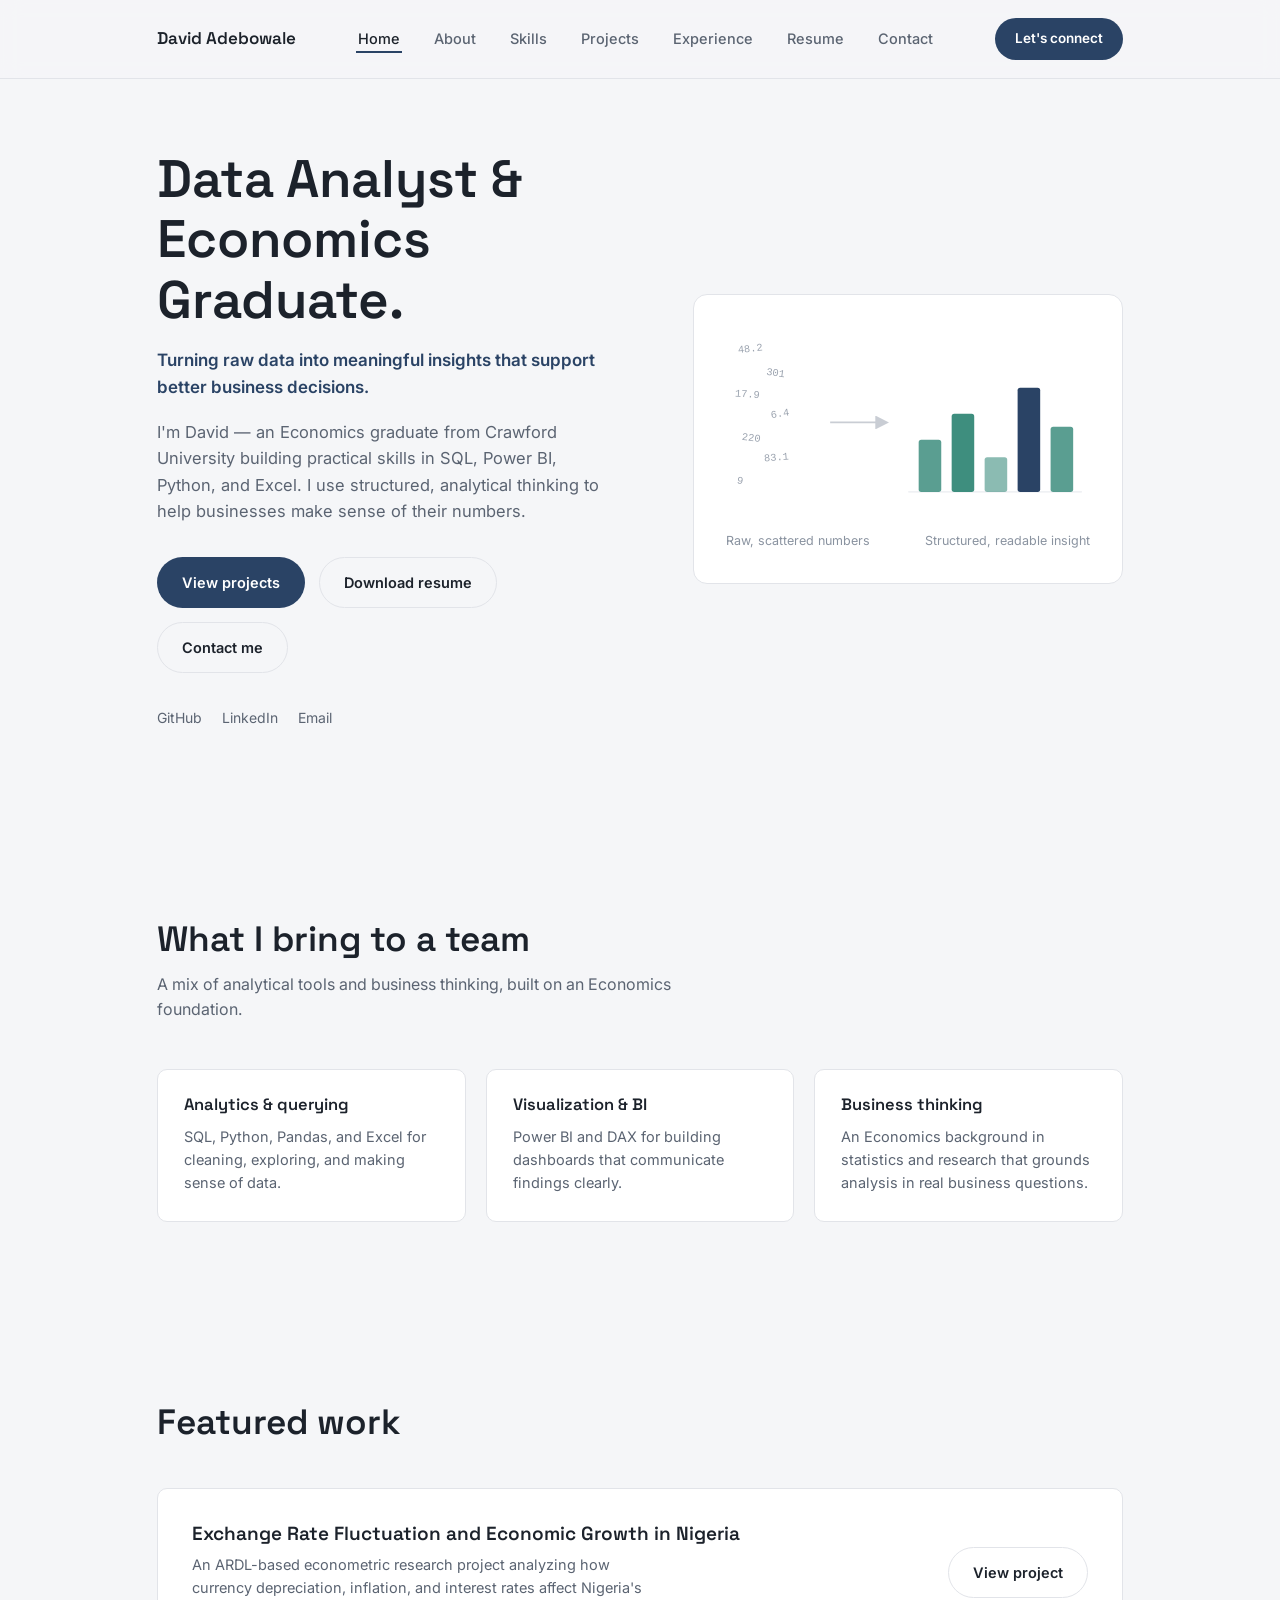
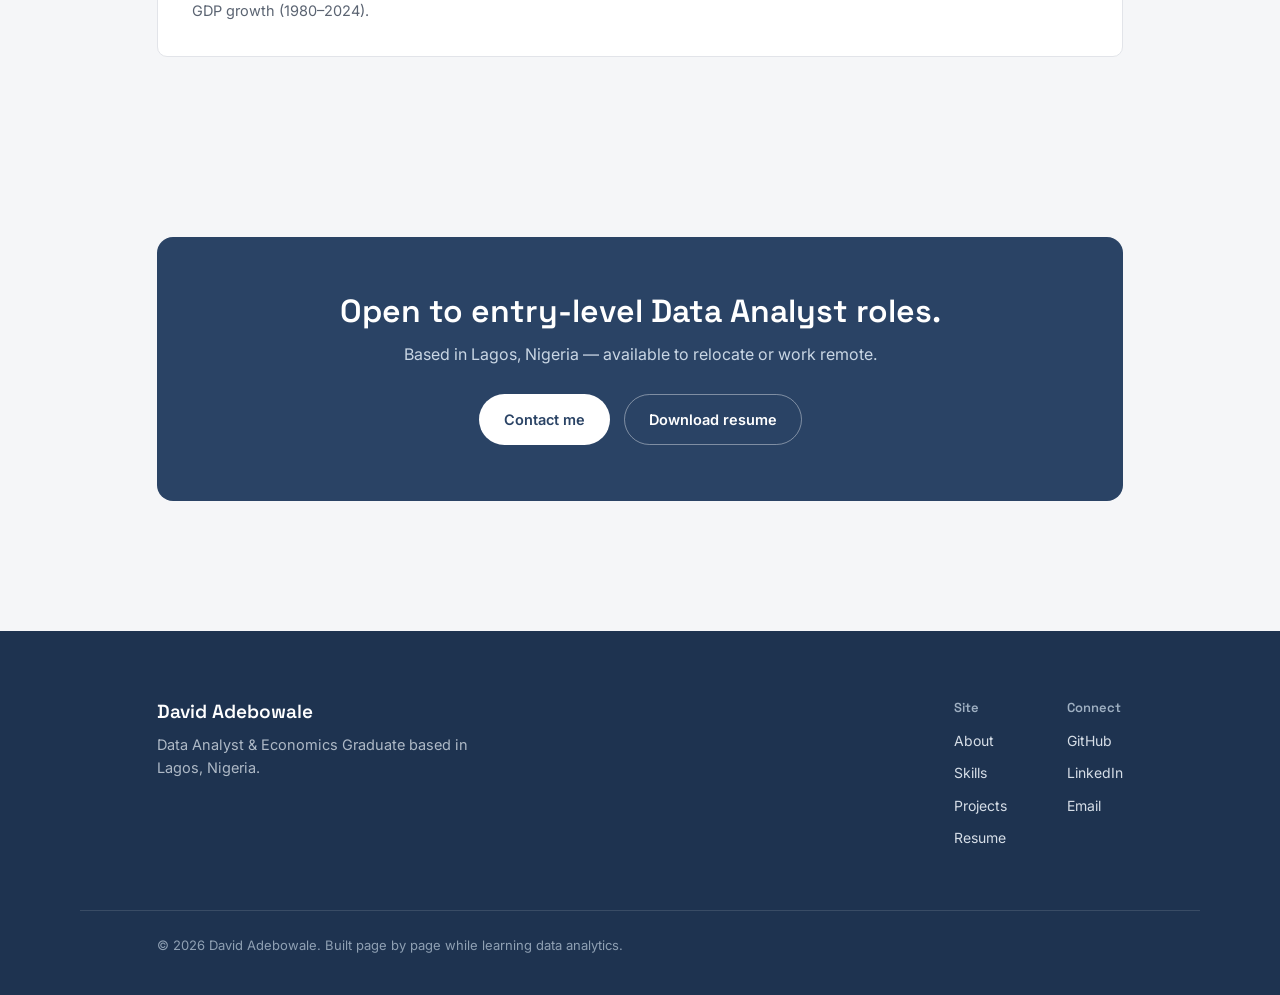
<file: index.html>
<!DOCTYPE html>
<html lang="en">
<head>
<meta charset="UTF-8">
<meta name="viewport" content="width=device-width, initial-scale=1.0">
<title>David Adebowale — Data Analyst & Economics Graduate</title>
<meta name="description" content="Portfolio of David Adebowale, an entry-level Data Analyst and Economics graduate skilled in SQL, Power BI, Python, and Excel, based in Lagos, Nigeria.">
<meta property="og:title" content="David Adebowale — Data Analyst & Economics Graduate">
<meta property="og:description" content="Turning raw data into meaningful insights that support better business decisions.">
<meta property="og:type" content="website">
<link rel="preconnect" href="https://fonts.googleapis.com">
<link href="https://fonts.googleapis.com/css2?family=Space+Grotesk:wght@500;600;700&family=Inter:wght@400;500;600&display=swap" rel="stylesheet">
<link rel="stylesheet" href="css/style.css">
<style>
  /* Home-page-only styles */
  .hero{
    display:grid; grid-template-columns: 1.05fr 0.95fr; gap:60px; align-items:center;
    padding: 70px 0 100px;
  }
  .hero h1{ font-size: clamp(2.2rem, 4.6vw, 3.3rem); max-width: 14ch; }
  .hero .role{ margin-top:16px; font-size:17px; font-weight:600; color:var(--primary); }
  .hero .lede{ margin-top:18px; font-size:16.5px; color:var(--muted); max-width:46ch; }
  .hero .btn-row{ margin-top:32px; }
  .social-row{ display:flex; gap:20px; margin-top:34px; font-size:14px; color:var(--muted); }
  .social-row a:hover{ color:var(--primary); }

  /* hero graphic: messy numbers -> clean chart */
  .hero-art{ background:var(--surface); border:1px solid var(--line); border-radius:14px; padding:32px; }
  .hero-art svg{ width:100%; height:auto; display:block; }
  .hero-art .caption-row{ display:flex; justify-content:space-between; margin-top:14px; font-size:12.5px; color:var(--faint); }

  @media (max-width:880px){
    .hero{ grid-template-columns:1fr; padding-top:30px; }
  }

  /* quick-glance row */
  .glance-grid{ display:grid; grid-template-columns: repeat(3,1fr); gap:20px; }
  .glance-card{ background:var(--surface); border:1px solid var(--line); border-radius:var(--radius-card); padding:26px; }
  .glance-card h3{ font-size:16.5px; }
  .glance-card p{ margin-top:10px; font-size:14.5px; color:var(--muted); }
  @media (max-width:800px){ .glance-grid{ grid-template-columns:1fr; } }

  /* featured project teaser */
  .teaser{ background:var(--surface); border:1px solid var(--line); border-radius:var(--radius-card); padding:34px; display:flex; justify-content:space-between; gap:30px; flex-wrap:wrap; align-items:center; }
  .teaser-text h3{ font-size:19px; }
  .teaser-text p{ margin-top:8px; color:var(--muted); font-size:14.5px; max-width:52ch; }

  .cta-strip{ background:var(--primary); border-radius:16px; padding:56px 6vw; text-align:center; }
  .cta-strip h2{ color:#fff; font-size:clamp(1.5rem,3vw,2rem); }
  .cta-strip p{ color:#C9D6E4; margin-top:12px; }
  .cta-strip .btn-row{ justify-content:center; margin-top:26px; }
  .cta-strip .btn-outline{ border-color:rgba(255,255,255,0.4); color:#fff; }
  .cta-strip .btn-outline:hover{ border-color:#fff; }
</style>
</head>
<body>

<header class="site-header">
  <div class="nav-inner">
    <a href="index.html" class="logo">David Adebowale</a>
    <button class="nav-toggle" aria-label="Toggle navigation" aria-expanded="false">
      <svg viewBox="0 0 24 24" fill="none" stroke="currentColor" stroke-width="1.8"><path d="M3 6h18M3 12h18M3 18h18"/></svg>
    </button>
    <ul class="nav-links">
      <li><a href="index.html" class="active">Home</a></li>
      <li><a href="about.html">About</a></li>
      <li><a href="skills.html">Skills</a></li>
      <li><a href="projects.html">Projects</a></li>
      <li><a href="experience.html">Experience</a></li>
      <li><a href="resume.html">Resume</a></li>
      <li><a href="contact.html">Contact</a></li>
    </ul>
    <a href="contact.html" class="nav-cta">Let's connect</a>
  </div>
</header>

<main>
  <div class="wrap">
    <section class="hero">
      <div>
        <h1>Data Analyst &amp; Economics Graduate.</h1>
        <div class="role">Turning raw data into meaningful insights that support better business decisions.</div>
        <p class="lede">I'm David — an Economics graduate from Crawford University building practical skills in SQL, Power BI, Python, and Excel. I use structured, analytical thinking to help businesses make sense of their numbers.</p>
        <div class="btn-row">
          <a href="projects.html" class="btn btn-primary">View projects</a>
          <a href="assets/Adebowale_David_CV.pdf" class="btn btn-outline" target="_blank">Download resume</a>
          <a href="contact.html" class="btn btn-outline">Contact me</a>
        </div>
        <div class="social-row">
          <a href="[ADD GITHUB LINK]">GitHub</a>
          <a href="https://www.linkedin.com/in/david-adebowale-99b853360" target="_blank" rel="noopener">LinkedIn</a>
          <a href="mailto:davidadebowale113@gmail.com">Email</a>
        </div>
      </div>

      <div class="hero-art">
        <svg viewBox="0 0 420 220" fill="none" xmlns="http://www.w3.org/2000/svg">
          <!-- messy numbers, left side -->
          <g font-family="IBM Plex Mono, monospace" font-size="12" fill="#9BA3AF">
            <text x="14" y="30" transform="rotate(-6 14 30)">48.2</text>
            <text x="46" y="55" transform="rotate(8 46 55)">301</text>
            <text x="10" y="80" transform="rotate(4 10 80)">17.9</text>
            <text x="52" y="105" transform="rotate(-9 52 105)">6.4</text>
            <text x="18" y="130" transform="rotate(7 18 130)">220</text>
            <text x="44" y="155" transform="rotate(-5 44 155)">83.1</text>
            <text x="12" y="180" transform="rotate(10 12 180)">9</text>
          </g>
          <!-- arrow -->
          <path d="M120 110 L180 110" stroke="#C9CDD4" stroke-width="2" marker-end="url(#arrow)"/>
          <defs>
            <marker id="arrow" markerWidth="8" markerHeight="8" refX="4" refY="4" orient="auto">
              <path d="M0,0 L8,4 L0,8 Z" fill="#C9CDD4"/>
            </marker>
          </defs>
          <!-- clean bar chart, right side -->
          <g>
            <line x1="210" y1="190" x2="410" y2="190" stroke="#E2E4E9" stroke-width="1"/>
            <rect x="222" y="130" width="26" height="60" rx="3" fill="#3E8E7E" opacity="0.85"/>
            <rect x="260" y="100" width="26" height="90" rx="3" fill="#3E8E7E"/>
            <rect x="298" y="150" width="26" height="40" rx="3" fill="#3E8E7E" opacity="0.6"/>
            <rect x="336" y="70" width="26" height="120" rx="3" fill="#2A4365"/>
            <rect x="374" y="115" width="26" height="75" rx="3" fill="#3E8E7E" opacity="0.85"/>
          </g>
        </svg>
        <div class="caption-row">
          <span>Raw, scattered numbers</span>
          <span>Structured, readable insight</span>
        </div>
      </div>
    </section>

    <section aria-labelledby="glance-head">
      <div class="section-head">
        <h2 id="glance-head">What I bring to a team</h2>
        <p>A mix of analytical tools and business thinking, built on an Economics foundation.</p>
      </div>
      <div class="glance-grid">
        <div class="glance-card">
          <h3>Analytics &amp; querying</h3>
          <p>SQL, Python, Pandas, and Excel for cleaning, exploring, and making sense of data.</p>
        </div>
        <div class="glance-card">
          <h3>Visualization &amp; BI</h3>
          <p>Power BI and DAX for building dashboards that communicate findings clearly.</p>
        </div>
        <div class="glance-card">
          <h3>Business thinking</h3>
          <p>An Economics background in statistics and research that grounds analysis in real business questions.</p>
        </div>
      </div>
    </section>

    <section aria-labelledby="teaser-head">
      <div class="section-head">
        <h2 id="teaser-head">Featured work</h2>
      </div>
      <div class="teaser">
        <div class="teaser-text">
          <h3>Exchange Rate Fluctuation and Economic Growth in Nigeria</h3>
          <p>An ARDL-based econometric research project analyzing how currency depreciation, inflation, and interest rates affect Nigeria's GDP growth (1980–2024).</p>
        </div>
        <a href="projects/exchange-rate-ardl.html" class="btn btn-outline">View project</a>
      </div>
    </section>

    <section>
      <div class="cta-strip">
        <h2>Open to entry-level Data Analyst roles.</h2>
        <p>Based in Lagos, Nigeria — available to relocate or work remote.</p>
        <div class="btn-row">
          <a href="contact.html" class="btn btn-primary" style="background:#fff;color:var(--primary);">Contact me</a>
          <a href="assets/Adebowale_David_CV.pdf" class="btn btn-outline" target="_blank">Download resume</a>
        </div>
      </div>
    </section>
  </div>
</main>

<footer class="site-footer">
  <div class="wrap footer-inner">
    <div class="footer-brand">
      <h3>David Adebowale</h3>
      <p>Data Analyst &amp; Economics Graduate based in Lagos, Nigeria.</p>
    </div>
    <div class="footer-links">
      <div class="footer-col">
        <h4>Site</h4>
        <a href="about.html">About</a>
        <a href="skills.html">Skills</a>
        <a href="projects.html">Projects</a>
        <a href="resume.html">Resume</a>
      </div>
      <div class="footer-col">
        <h4>Connect</h4>
        <a href="[ADD GITHUB LINK]">GitHub</a>
        <a href="https://www.linkedin.com/in/david-adebowale-99b853360" target="_blank" rel="noopener">LinkedIn</a>
        <a href="mailto:davidadebowale113@gmail.com">Email</a>
      </div>
    </div>
  </div>
  <div class="wrap footer-bottom">© 2026 David Adebowale. Built page by page while learning data analytics.</div>
</footer>

<script src="js/main.js"></script>
</body>
</html>
</file>
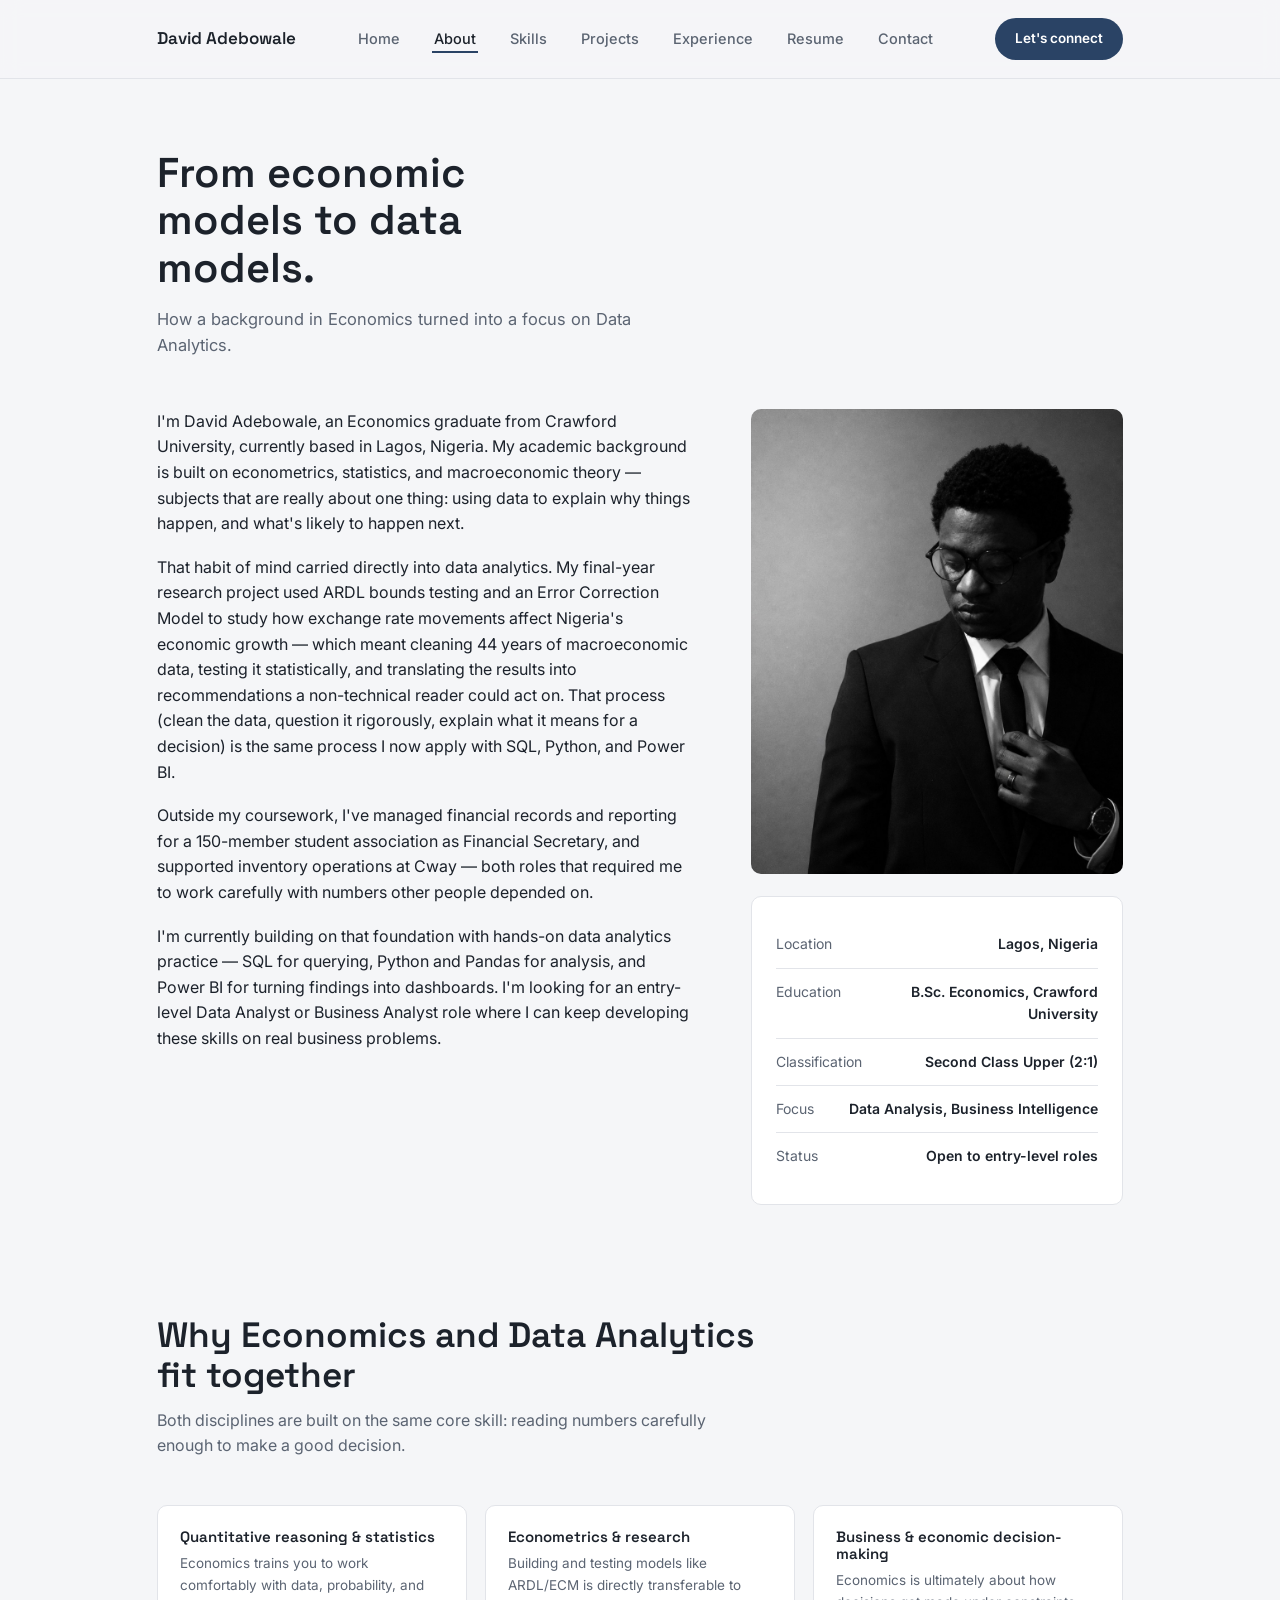
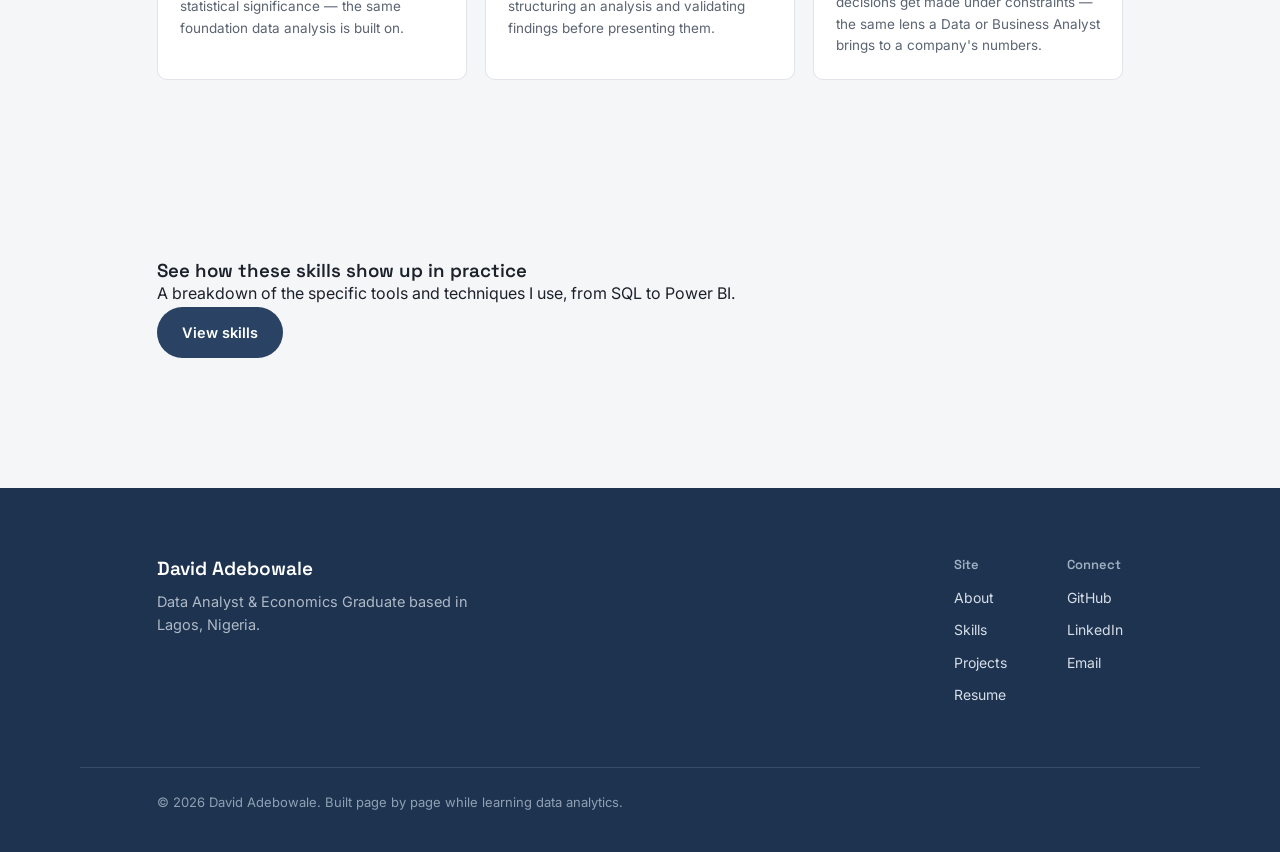
<file: about.html>
<!DOCTYPE html>
<html lang="en">
<head>
<meta charset="UTF-8">
<meta name="viewport" content="width=device-width, initial-scale=1.0">
<title>About — David Adebowale, Data Analyst</title>
<meta name="description" content="David Adebowale is an Economics graduate transitioning into Data Analytics, combining econometrics and statistics with SQL, Python, and Power BI.">
<link rel="preconnect" href="https://fonts.googleapis.com">
<link href="https://fonts.googleapis.com/css2?family=Space+Grotesk:wght@500;600;700&family=Inter:wght@400;500;600&display=swap" rel="stylesheet">
<link rel="stylesheet" href="css/style.css">
<style>
  .page-head{ padding: 70px 0 10px; }
  .page-head h1{ font-size: clamp(1.9rem, 4vw, 2.6rem); max-width: 16ch; }
  .page-head p{ margin-top: 14px; color: var(--muted); font-size: 16.5px; max-width: 52ch; }

  .about-grid{ display:grid; grid-template-columns: 1.3fr 0.9fr; gap:56px; align-items:start; padding: 40px 0 20px;}
  .about-body p{ color: var(--ink); font-size: 16px; margin-bottom: 18px; }
  .about-body p:last-child{ margin-bottom:0; }

  .side-photo{ aspect-ratio: 4/5; margin-bottom: 22px; }
  .facts{ background:var(--surface); border:1px solid var(--line); border-radius:var(--radius-card); padding:24px; }
  .facts .fact{ display:flex; justify-content:space-between; gap:14px; padding:12px 0; border-bottom:1px solid var(--line); font-size:14px; }
  .facts .fact:last-child{ border-bottom:none; }
  .facts .fact .k{ color:var(--muted); }
  .facts .fact .v{ font-weight:600; text-align:right; }

  .bridge-row{ display:grid; grid-template-columns:repeat(3,1fr); gap:18px; margin-top:20px; }
  .bridge-card{ background:var(--surface); border:1px solid var(--line); border-radius:var(--radius-card); padding:22px; }
  .bridge-card h4{ font-size:15px; }
  .bridge-card p{ margin-top:8px; font-size:13.5px; color:var(--muted); }
  @media (max-width:880px){ .about-grid{ grid-template-columns:1fr; } .bridge-row{ grid-template-columns:1fr; } }
</style>
</head>
<body>

<header class="site-header">
  <div class="nav-inner">
    <a href="index.html" class="logo">David Adebowale</a>
    <button class="nav-toggle" aria-label="Toggle navigation" aria-expanded="false">
      <svg viewBox="0 0 24 24" fill="none" stroke="currentColor" stroke-width="1.8"><path d="M3 6h18M3 12h18M3 18h18"/></svg>
    </button>
    <ul class="nav-links">
      <li><a href="index.html">Home</a></li>
      <li><a href="about.html" class="active">About</a></li>
      <li><a href="skills.html">Skills</a></li>
      <li><a href="projects.html">Projects</a></li>
      <li><a href="experience.html">Experience</a></li>
      <li><a href="resume.html">Resume</a></li>
      <li><a href="contact.html">Contact</a></li>
    </ul>
    <a href="contact.html" class="nav-cta">Let's connect</a>
  </div>
</header>

<main>
  <div class="wrap">
    <section class="page-head">
      <h1>From economic models to data models.</h1>
      <p>How a background in Economics turned into a focus on Data Analytics.</p>
    </section>

    <section class="about-grid">
      <div class="about-body">
        <p>I'm David Adebowale, an Economics graduate from Crawford University, currently based in Lagos, Nigeria. My academic background is built on econometrics, statistics, and macroeconomic theory — subjects that are really about one thing: using data to explain why things happen, and what's likely to happen next.</p>
        <p>That habit of mind carried directly into data analytics. My final-year research project used ARDL bounds testing and an Error Correction Model to study how exchange rate movements affect Nigeria's economic growth — which meant cleaning 44 years of macroeconomic data, testing it statistically, and translating the results into recommendations a non-technical reader could act on. That process (clean the data, question it rigorously, explain what it means for a decision) is the same process I now apply with SQL, Python, and Power BI.</p>
        <p>Outside my coursework, I've managed financial records and reporting for a 150-member student association as Financial Secretary, and supported inventory operations at Cway — both roles that required me to work carefully with numbers other people depended on.</p>
        <p>I'm currently building on that foundation with hands-on data analytics practice — SQL for querying, Python and Pandas for analysis, and Power BI for turning findings into dashboards. I'm looking for an entry-level Data Analyst or Business Analyst role where I can keep developing these skills on real business problems.</p>
      </div>

      <div>
        <div class="side-photo">
          <img src="assets/img/david-photo.jpg" alt="Portrait of David Adebowale" style="width:100%; height:100%; object-fit:cover; border-radius:var(--radius-card); display:block;">
        </div>
        <div class="facts">
          <div class="fact"><span class="k">Location</span><span class="v">Lagos, Nigeria</span></div>
          <div class="fact"><span class="k">Education</span><span class="v">B.Sc. Economics, Crawford University</span></div>
          <div class="fact"><span class="k">Classification</span><span class="v">Second Class Upper (2:1)</span></div>
          <div class="fact"><span class="k">Focus</span><span class="v">Data Analysis, Business Intelligence</span></div>
          <div class="fact"><span class="k">Status</span><span class="v">Open to entry-level roles</span></div>
        </div>
      </div>
    </section>

    <section>
      <div class="section-head">
        <h2>Why Economics and Data Analytics fit together</h2>
        <p>Both disciplines are built on the same core skill: reading numbers carefully enough to make a good decision.</p>
      </div>
      <div class="bridge-row">
        <div class="bridge-card">
          <h4>Quantitative reasoning &amp; statistics</h4>
          <p>Economics trains you to work comfortably with data, probability, and statistical significance — the same foundation data analysis is built on.</p>
        </div>
        <div class="bridge-card">
          <h4>Econometrics &amp; research</h4>
          <p>Building and testing models like ARDL/ECM is directly transferable to structuring an analysis and validating findings before presenting them.</p>
        </div>
        <div class="bridge-card">
          <h4>Business &amp; economic decision-making</h4>
          <p>Economics is ultimately about how decisions get made under constraints — the same lens a Data or Business Analyst brings to a company's numbers.</p>
        </div>
      </div>
    </section>

    <section>
      <div class="teaser">
        <div class="teaser-text">
          <h3>See how these skills show up in practice</h3>
          <p>A breakdown of the specific tools and techniques I use, from SQL to Power BI.</p>
        </div>
        <a href="skills.html" class="btn btn-primary">View skills</a>
      </div>
    </section>
  </div>
</main>

<footer class="site-footer">
  <div class="wrap footer-inner">
    <div class="footer-brand">
      <h3>David Adebowale</h3>
      <p>Data Analyst &amp; Economics Graduate based in Lagos, Nigeria.</p>
    </div>
    <div class="footer-links">
      <div class="footer-col">
        <h4>Site</h4>
        <a href="about.html">About</a>
        <a href="skills.html">Skills</a>
        <a href="projects.html">Projects</a>
        <a href="resume.html">Resume</a>
      </div>
      <div class="footer-col">
        <h4>Connect</h4>
        <a href="[ADD GITHUB LINK]">GitHub</a>
        <a href="https://www.linkedin.com/in/david-adebowale-99b853360" target="_blank" rel="noopener">LinkedIn</a>
        <a href="mailto:davidadebowale113@gmail.com">Email</a>
      </div>
    </div>
  </div>
  <div class="wrap footer-bottom">© 2026 David Adebowale. Built page by page while learning data analytics.</div>
</footer>

<script src="js/main.js"></script>
</body>
</html>
</file>
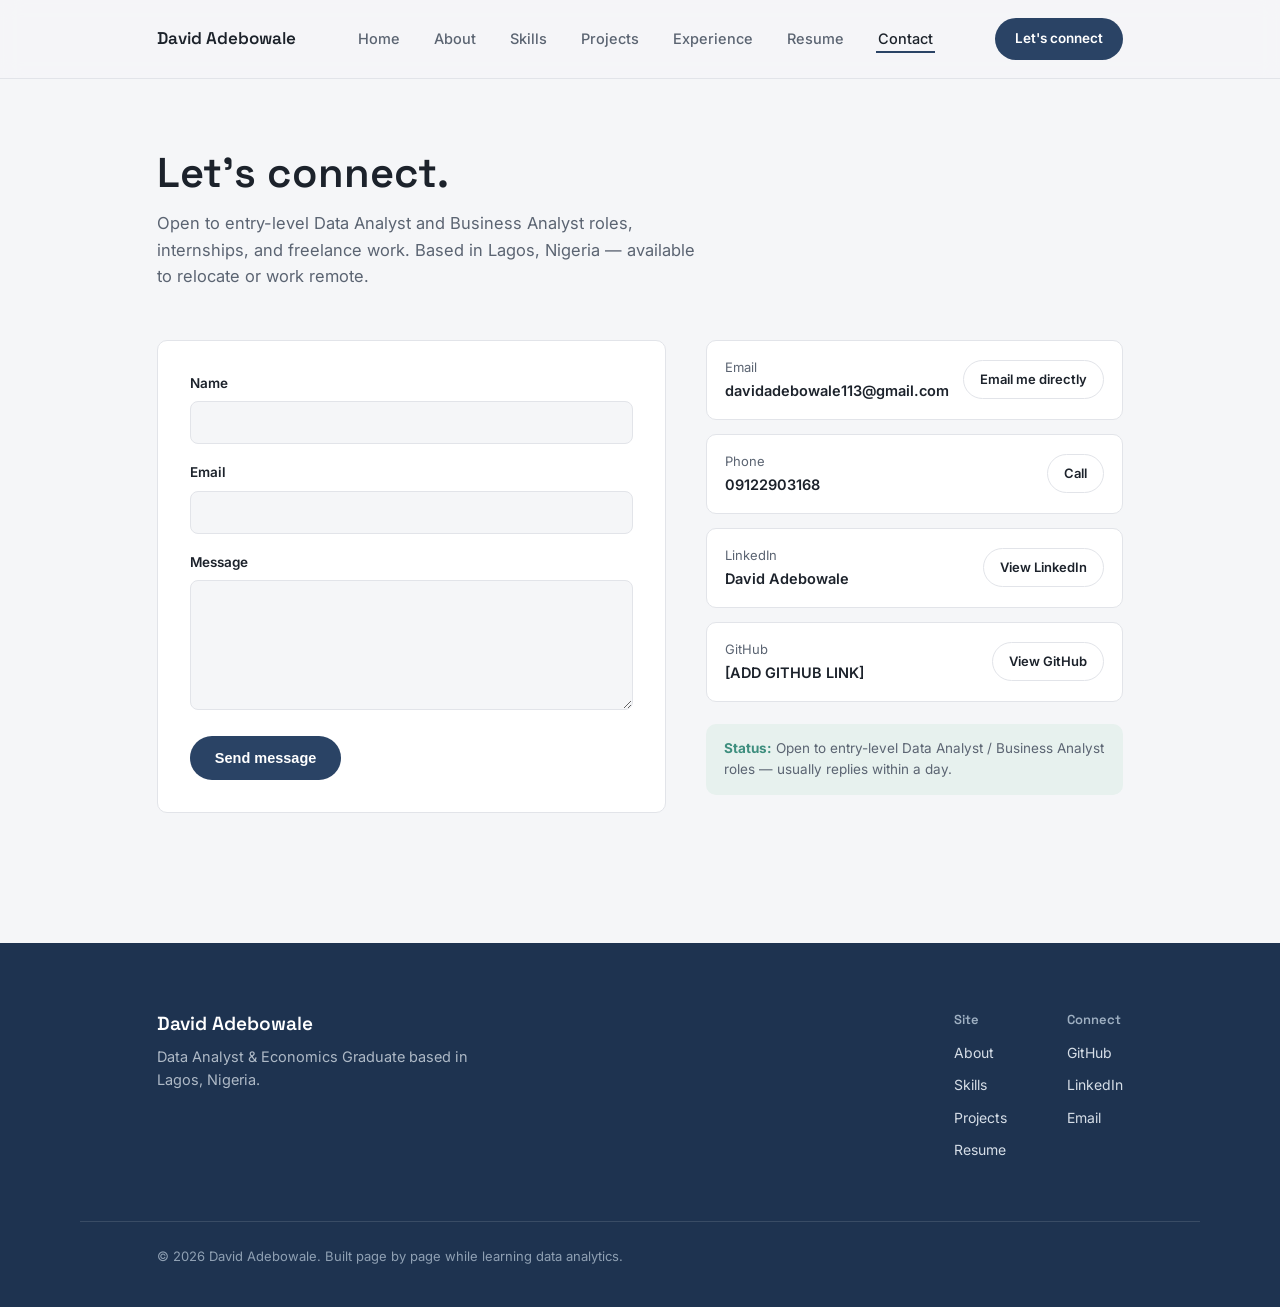
<file: contact.html>
<!DOCTYPE html>
<html lang="en">
<head>
<meta charset="UTF-8">
<meta name="viewport" content="width=device-width, initial-scale=1.0">
<title>Contact — David Adebowale, Data Analyst</title>
<meta name="description" content="Get in touch with David Adebowale, entry-level Data Analyst and Economics graduate based in Lagos, Nigeria.">
<link rel="preconnect" href="https://fonts.googleapis.com">
<link href="https://fonts.googleapis.com/css2?family=Space+Grotesk:wght@500;600;700&family=Inter:wght@400;500;600&display=swap" rel="stylesheet">
<link rel="stylesheet" href="css/style.css">
<style>
  .page-head{ padding: 70px 0 10px; }
  .page-head h1{ font-size: clamp(1.9rem, 4vw, 2.6rem); }
  .page-head p{ margin-top: 14px; color: var(--muted); font-size: 16.5px; max-width: 54ch; }

  .contact-grid{ display:grid; grid-template-columns: 1.1fr 0.9fr; gap: 40px; padding: 40px 0 90px; align-items:start; }
  .contact-card{ background:var(--surface); border:1px solid var(--line); border-radius:var(--radius-card); padding:32px; }

  .field{ margin-bottom:18px; }
  .field label{ display:block; font-size:13.5px; font-weight:600; margin-bottom:7px; }
  .field input, .field textarea{
    width:100%; padding:12px 14px; border:1px solid var(--line); border-radius:8px;
    font-family:'Inter',sans-serif; font-size:14.5px; background:var(--bg); color:var(--ink);
  }
  .field textarea{ min-height:130px; resize:vertical; }
  .field input:focus, .field textarea:focus{ outline:2px solid var(--primary); outline-offset:1px; border-color:var(--primary); }

  .direct-list{ display:flex; flex-direction:column; gap:14px; }
  .direct-item{ display:flex; justify-content:space-between; align-items:center; padding:16px 18px; border:1px solid var(--line); border-radius:10px; background:var(--surface); }
  .direct-item .k{ font-size:13px; color:var(--muted); }
  .direct-item .v{ font-weight:600; font-size:14.5px; margin-top:2px; }
  .direct-item .btn{ padding:8px 16px; font-size:13px; }

  .status-note{ margin-top:22px; font-size:13.5px; color:var(--muted); background:var(--signal-soft); border-radius:10px; padding:14px 18px; }
  .status-note strong{ color:var(--signal); }

  @media (max-width:860px){ .contact-grid{ grid-template-columns:1fr; } }
</style>
</head>
<body>

<header class="site-header">
  <div class="nav-inner">
    <a href="index.html" class="logo">David Adebowale</a>
    <button class="nav-toggle" aria-label="Toggle navigation" aria-expanded="false">
      <svg viewBox="0 0 24 24" fill="none" stroke="currentColor" stroke-width="1.8"><path d="M3 6h18M3 12h18M3 18h18"/></svg>
    </button>
    <ul class="nav-links">
      <li><a href="index.html">Home</a></li>
      <li><a href="about.html">About</a></li>
      <li><a href="skills.html">Skills</a></li>
      <li><a href="projects.html">Projects</a></li>
      <li><a href="experience.html">Experience</a></li>
      <li><a href="resume.html">Resume</a></li>
      <li><a href="contact.html" class="active">Contact</a></li>
    </ul>
    <a href="contact.html" class="nav-cta">Let's connect</a>
  </div>
</header>

<main>
  <div class="wrap">
    <section class="page-head">
      <h1>Let's connect.</h1>
      <p>Open to entry-level Data Analyst and Business Analyst roles, internships, and freelance work. Based in Lagos, Nigeria — available to relocate or work remote.</p>
    </section>

    <section class="contact-grid">
      <div class="contact-card">
        <!--
          NOTE FOR DAVID: this form has no backend yet, so submissions don't go
          anywhere until it's connected to a form service. Formspree is a free,
          beginner-friendly option:
            1. Go to formspree.io and sign up with your email
            2. Create a new form — it gives you a URL like
               https://formspree.io/f/abcd1234
            3. Replace the [ADD FORMSPREE ENDPOINT] below with that URL
          Until then, use the "Email me directly" button on the right — that
          one works right now with no setup.
        -->
        <form action="[ADD FORMSPREE ENDPOINT]" method="POST">
          <div class="field">
            <label for="name">Name</label>
            <input type="text" id="name" name="name" required>
          </div>
          <div class="field">
            <label for="email">Email</label>
            <input type="email" id="email" name="email" required>
          </div>
          <div class="field">
            <label for="message">Message</label>
            <textarea id="message" name="message" required></textarea>
          </div>
          <button type="submit" class="btn btn-primary">Send message</button>
        </form>
      </div>

      <div>
        <div class="direct-list">
          <div class="direct-item">
            <div><div class="k">Email</div><div class="v">davidadebowale113@gmail.com</div></div>
            <a href="mailto:davidadebowale113@gmail.com" class="btn btn-outline">Email me directly</a>
          </div>
          <div class="direct-item">
            <div><div class="k">Phone</div><div class="v">09122903168</div></div>
            <a href="tel:09122903168" class="btn btn-outline">Call</a>
          </div>
          <div class="direct-item">
            <div><div class="k">LinkedIn</div><div class="v">David Adebowale</div></div>
            <a href="https://www.linkedin.com/in/david-adebowale-99b853360" target="_blank" rel="noopener" class="btn btn-outline">View LinkedIn</a>
          </div>
          <div class="direct-item">
            <div><div class="k">GitHub</div><div class="v">[ADD GITHUB LINK]</div></div>
            <a href="[ADD GITHUB LINK]" class="btn btn-outline">View GitHub</a>
          </div>
        </div>
        <div class="status-note"><strong>Status:</strong> Open to entry-level Data Analyst / Business Analyst roles — usually replies within a day.</div>
      </div>
    </section>
  </div>
</main>

<footer class="site-footer">
  <div class="wrap footer-inner">
    <div class="footer-brand">
      <h3>David Adebowale</h3>
      <p>Data Analyst &amp; Economics Graduate based in Lagos, Nigeria.</p>
    </div>
    <div class="footer-links">
      <div class="footer-col">
        <h4>Site</h4>
        <a href="about.html">About</a>
        <a href="skills.html">Skills</a>
        <a href="projects.html">Projects</a>
        <a href="resume.html">Resume</a>
      </div>
      <div class="footer-col">
        <h4>Connect</h4>
        <a href="[ADD GITHUB LINK]">GitHub</a>
        <a href="https://www.linkedin.com/in/david-adebowale-99b853360" target="_blank" rel="noopener">LinkedIn</a>
        <a href="mailto:davidadebowale113@gmail.com">Email</a>
      </div>
    </div>
  </div>
  <div class="wrap footer-bottom">© 2026 David Adebowale. Built page by page while learning data analytics.</div>
</footer>

<script src="js/main.js"></script>
</body>
</html>
</file>
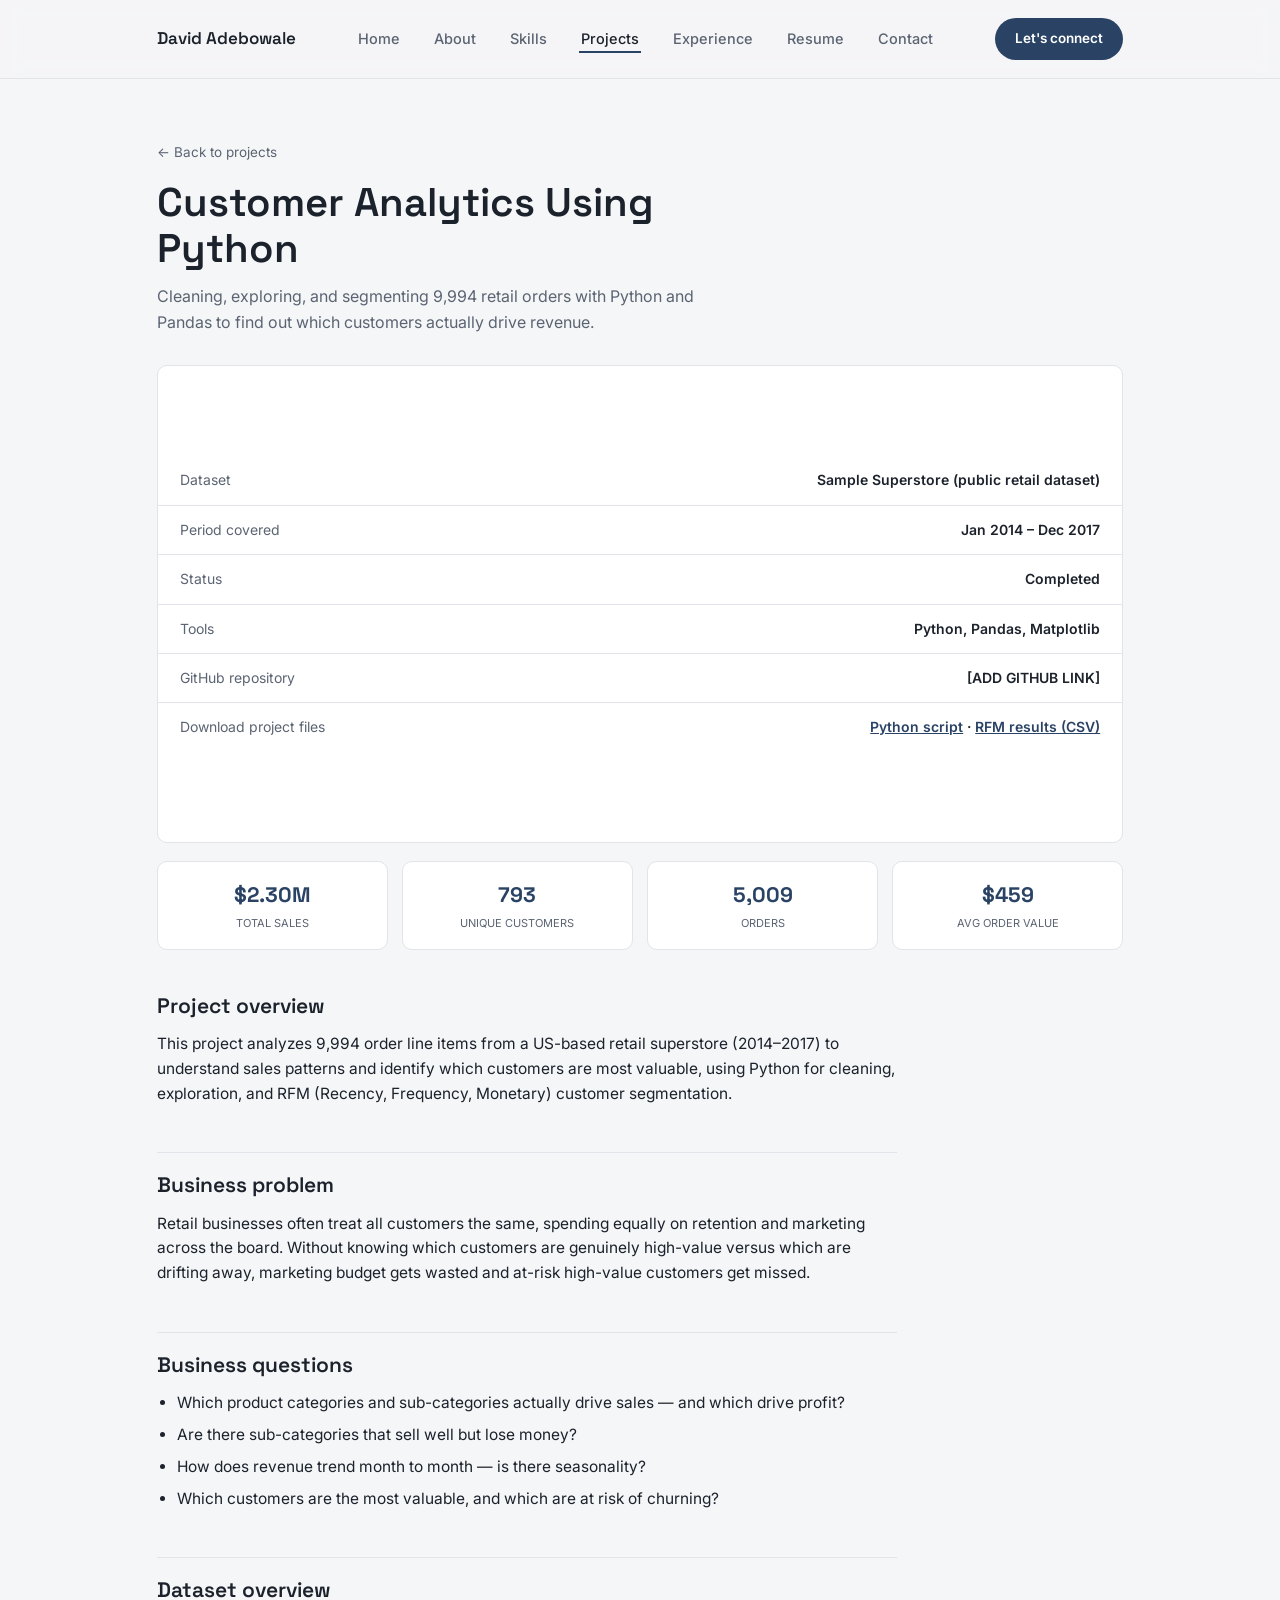
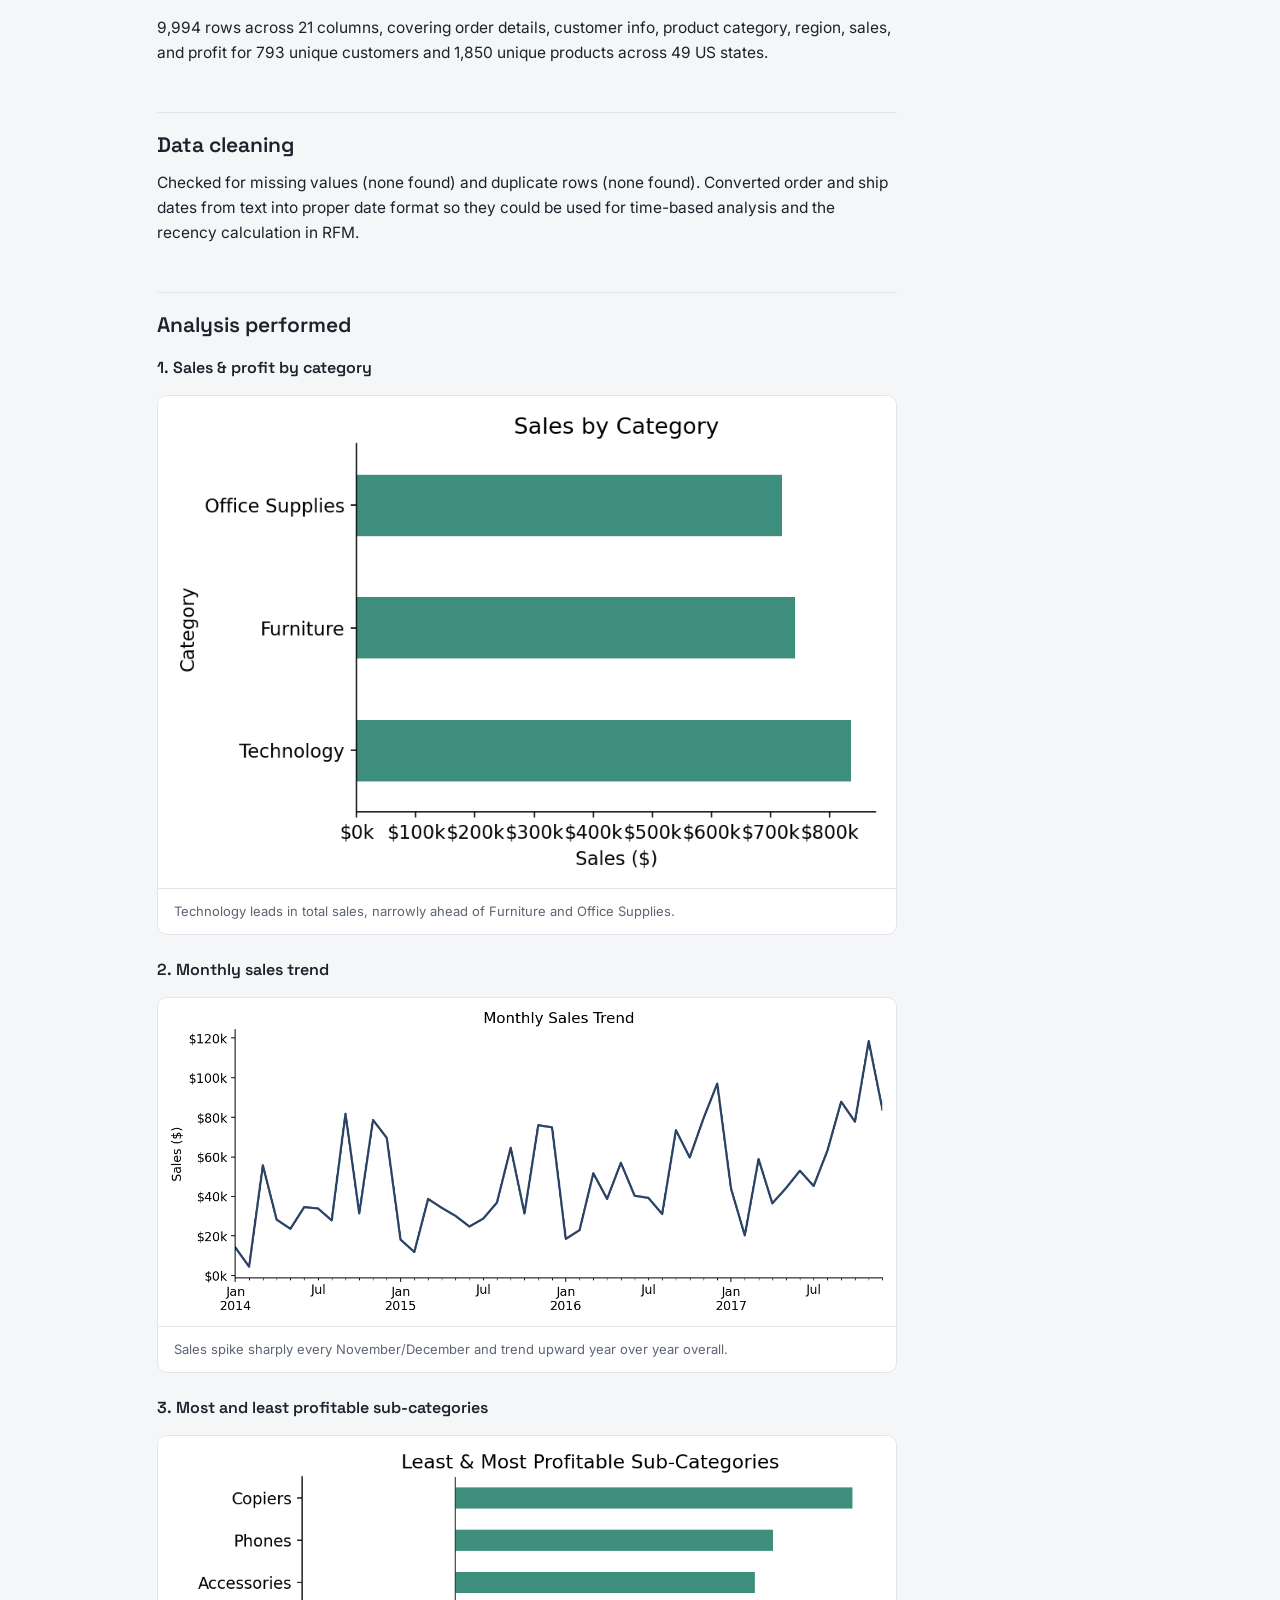
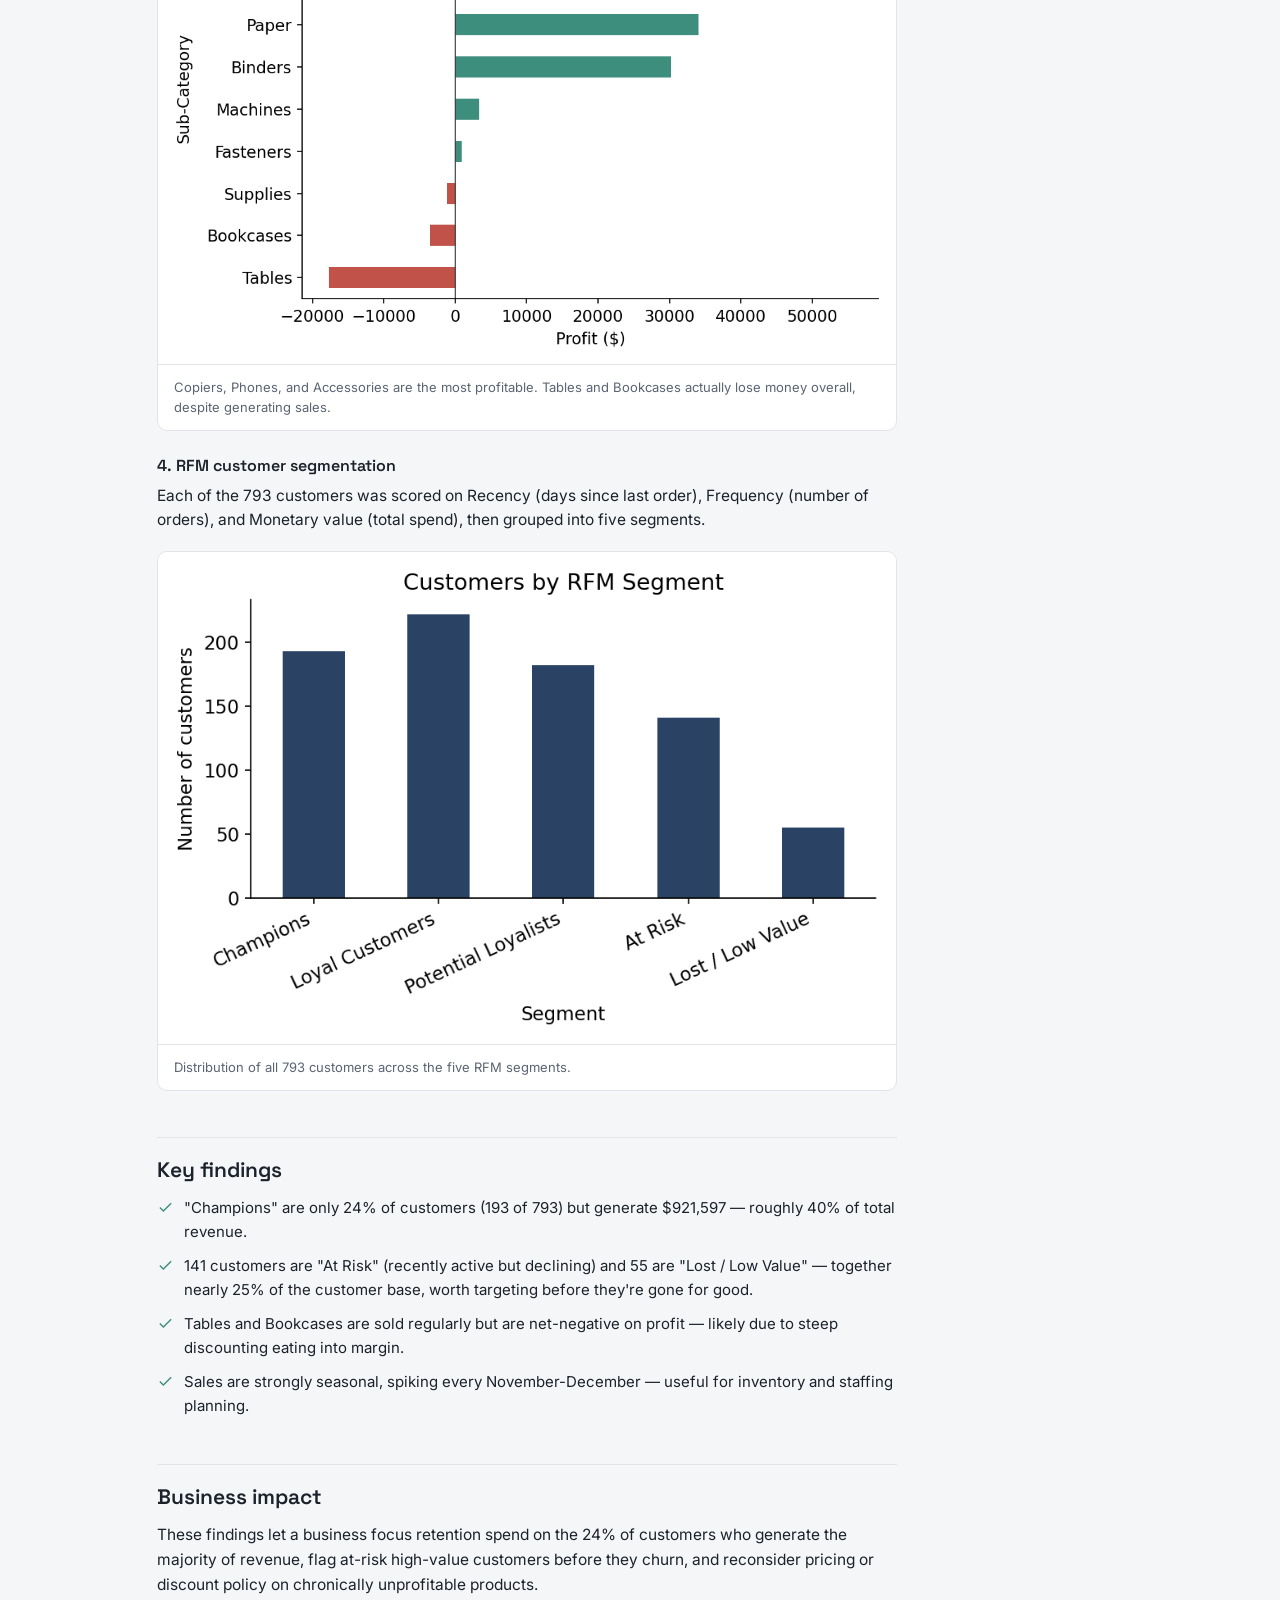
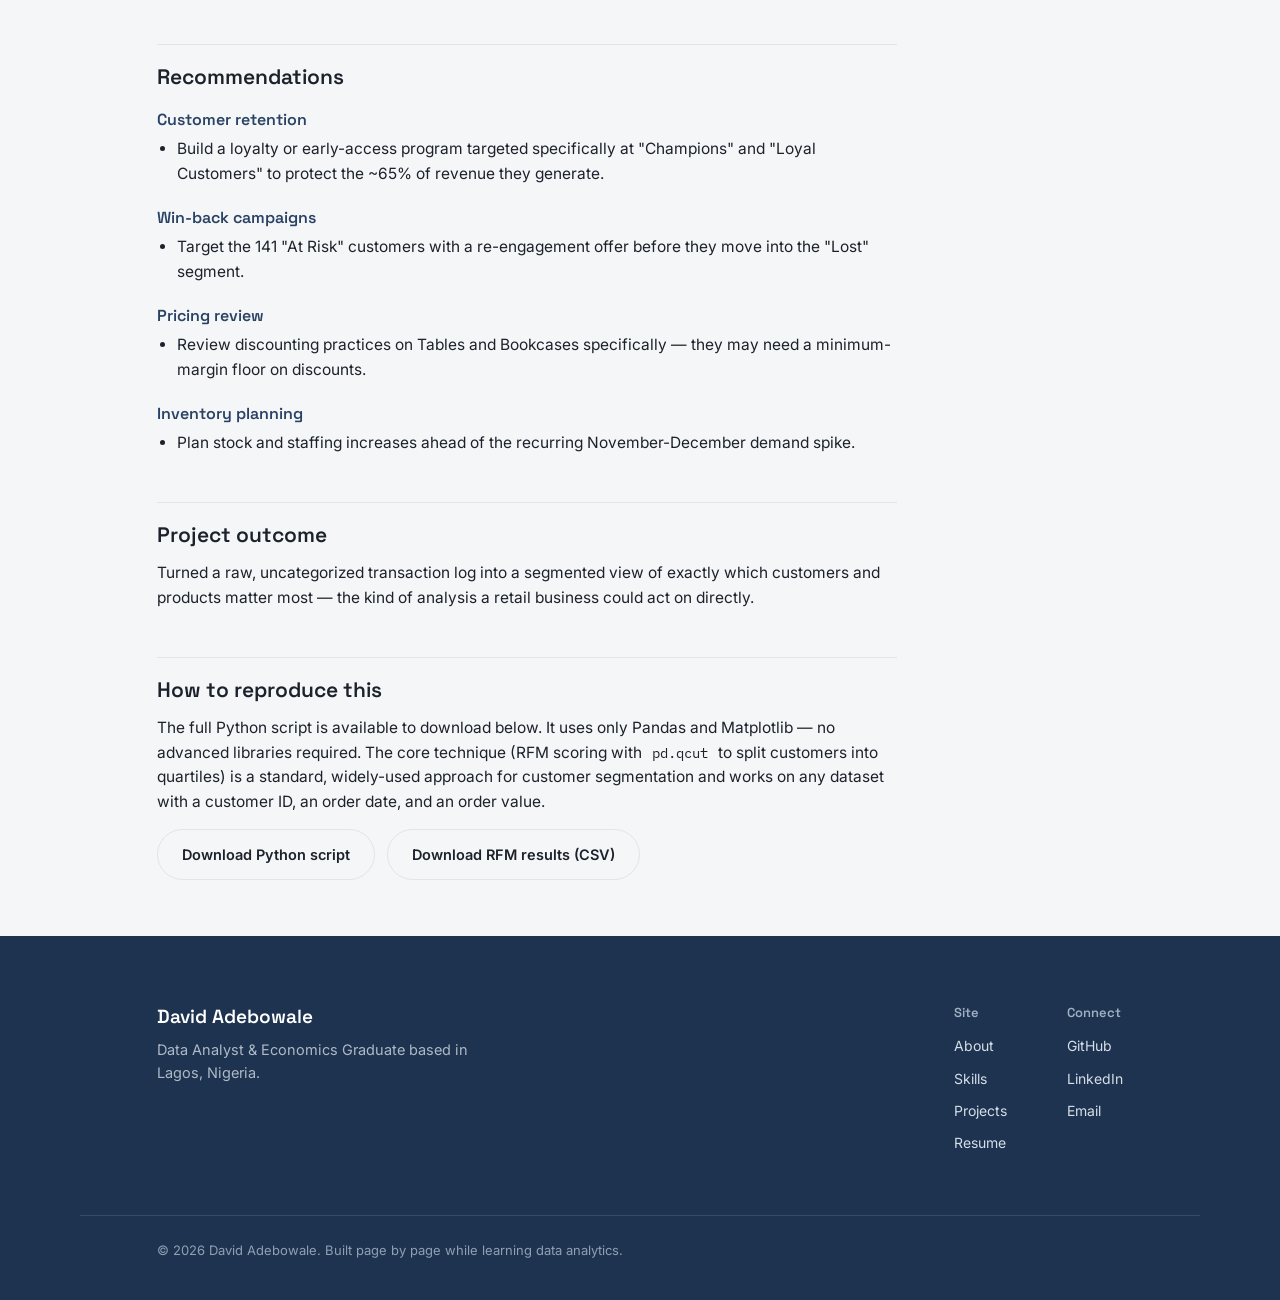
<file: customer-analytics-python.html>
<!DOCTYPE html>
<html lang="en">
<head>
<meta charset="UTF-8">
<meta name="viewport" content="width=device-width, initial-scale=1.0">
<title>Customer Analytics Using Python — Case Study</title>
<meta name="description" content="RFM customer segmentation and sales analysis of a 9,994-order retail dataset using Python, Pandas, and Matplotlib.">
<link rel="preconnect" href="https://fonts.googleapis.com">
<link href="https://fonts.googleapis.com/css2?family=Space+Grotesk:wght@500;600;700&family=Inter:wght@400;500;600&family=IBM+Plex+Mono:wght@400;500&display=swap" rel="stylesheet">
<link rel="stylesheet" href="../css/style.css">
</head>
<body>

<header class="site-header">
  <div class="nav-inner">
    <a href="../index.html" class="logo">David Adebowale</a>
    <button class="nav-toggle" aria-label="Toggle navigation" aria-expanded="false">
      <svg viewBox="0 0 24 24" fill="none" stroke="currentColor" stroke-width="1.8"><path d="M3 6h18M3 12h18M3 18h18"/></svg>
    </button>
    <ul class="nav-links">
      <li><a href="../index.html">Home</a></li>
      <li><a href="../about.html">About</a></li>
      <li><a href="../skills.html">Skills</a></li>
      <li><a href="../projects.html" class="active">Projects</a></li>
      <li><a href="../experience.html">Experience</a></li>
      <li><a href="../resume.html">Resume</a></li>
      <li><a href="../contact.html">Contact</a></li>
    </ul>
    <a href="../contact.html" class="nav-cta">Let's connect</a>
  </div>
</header>

<main>
  <div class="wrap">
    <section class="cs-hero">
      <a href="../projects.html" class="cs-back">← Back to projects</a>
      <h1>Customer Analytics Using Python</h1>
      <p class="subtitle">Cleaning, exploring, and segmenting 9,994 retail orders with Python and Pandas to find out which customers actually drive revenue.</p>
    </section>

    <section class="cs-meta">
      <div class="cs-meta-row"><span class="k">Dataset</span><span class="v">Sample Superstore (public retail dataset)</span></div>
      <div class="cs-meta-row"><span class="k">Period covered</span><span class="v">Jan 2014 – Dec 2017</span></div>
      <div class="cs-meta-row"><span class="k">Status</span><span class="v">Completed</span></div>
      <div class="cs-meta-row"><span class="k">Tools</span><span class="v">Python, Pandas, Matplotlib</span></div>
      <div class="cs-meta-row"><span class="k">GitHub repository</span><span class="v">[ADD GITHUB LINK]</span></div>
      <div class="cs-meta-row"><span class="k">Download project files</span><span class="v"><a href="../assets/downloads/customer_analytics.py">Python script</a> · <a href="../assets/downloads/rfm_table.csv">RFM results (CSV)</a></span></div>
    </section>

    <div class="cs-metric-row">
      <div class="cs-metric"><div class="m-val">$2.30M</div><div class="m-lbl">TOTAL SALES</div></div>
      <div class="cs-metric"><div class="m-val">793</div><div class="m-lbl">UNIQUE CUSTOMERS</div></div>
      <div class="cs-metric"><div class="m-val">5,009</div><div class="m-lbl">ORDERS</div></div>
      <div class="cs-metric"><div class="m-val">$459</div><div class="m-lbl">AVG ORDER VALUE</div></div>
    </div>

    <article class="cs-body">
      <h2>Project overview</h2>
      <p>This project analyzes 9,994 order line items from a US-based retail superstore (2014–2017) to understand sales patterns and identify which customers are most valuable, using Python for cleaning, exploration, and RFM (Recency, Frequency, Monetary) customer segmentation.</p>

      <h2>Business problem</h2>
      <p>Retail businesses often treat all customers the same, spending equally on retention and marketing across the board. Without knowing which customers are genuinely high-value versus which are drifting away, marketing budget gets wasted and at-risk high-value customers get missed.</p>

      <h2>Business questions</h2>
      <ul>
        <li>Which product categories and sub-categories actually drive sales — and which drive profit?</li>
        <li>Are there sub-categories that sell well but lose money?</li>
        <li>How does revenue trend month to month — is there seasonality?</li>
        <li>Which customers are the most valuable, and which are at risk of churning?</li>
      </ul>

      <h2>Dataset overview</h2>
      <p>9,994 rows across 21 columns, covering order details, customer info, product category, region, sales, and profit for 793 unique customers and 1,850 unique products across 49 US states.</p>

      <h2>Data cleaning</h2>
      <p>Checked for missing values (none found) and duplicate rows (none found). Converted order and ship dates from text into proper date format so they could be used for time-based analysis and the recency calculation in RFM.</p>

      <h2>Analysis performed</h2>
      <h3>1. Sales &amp; profit by category</h3>
      <div class="cs-chart">
        <img src="../assets/img/customer-analytics/chart_category_sales.png" alt="Bar chart of total sales by product category: Technology, Furniture, Office Supplies">
        <div class="cs-chart-cap">Technology leads in total sales, narrowly ahead of Furniture and Office Supplies.</div>
      </div>

      <h3>2. Monthly sales trend</h3>
      <div class="cs-chart">
        <img src="../assets/img/customer-analytics/chart_monthly_trend.png" alt="Line chart of monthly sales from 2014 to 2017 showing a rising trend with seasonal spikes">
        <div class="cs-chart-cap">Sales spike sharply every November/December and trend upward year over year overall.</div>
      </div>

      <h3>3. Most and least profitable sub-categories</h3>
      <div class="cs-chart">
        <img src="../assets/img/customer-analytics/chart_subcategory_profit.png" alt="Bar chart comparing the most and least profitable product sub-categories, with Tables and Bookcases showing negative profit">
        <div class="cs-chart-cap">Copiers, Phones, and Accessories are the most profitable. Tables and Bookcases actually lose money overall, despite generating sales.</div>
      </div>

      <h3>4. RFM customer segmentation</h3>
      <p>Each of the 793 customers was scored on Recency (days since last order), Frequency (number of orders), and Monetary value (total spend), then grouped into five segments.</p>
      <div class="cs-chart">
        <img src="../assets/img/customer-analytics/chart_rfm_segments.png" alt="Bar chart showing customer counts across five RFM segments: Champions, Loyal Customers, Potential Loyalists, At Risk, and Lost or Low Value">
        <div class="cs-chart-cap">Distribution of all 793 customers across the five RFM segments.</div>
      </div>

      <h2>Key findings</h2>
      <div class="cs-finding"><svg viewBox="0 0 24 24" fill="none" stroke="currentColor" stroke-width="2"><path d="M20 6L9 17l-5-5"/></svg><span>"Champions" are only 24% of customers (193 of 793) but generate $921,597 — roughly 40% of total revenue.</span></div>
      <div class="cs-finding"><svg viewBox="0 0 24 24" fill="none" stroke="currentColor" stroke-width="2"><path d="M20 6L9 17l-5-5"/></svg><span>141 customers are "At Risk" (recently active but declining) and 55 are "Lost / Low Value" — together nearly 25% of the customer base, worth targeting before they're gone for good.</span></div>
      <div class="cs-finding"><svg viewBox="0 0 24 24" fill="none" stroke="currentColor" stroke-width="2"><path d="M20 6L9 17l-5-5"/></svg><span>Tables and Bookcases are sold regularly but are net-negative on profit — likely due to steep discounting eating into margin.</span></div>
      <div class="cs-finding"><svg viewBox="0 0 24 24" fill="none" stroke="currentColor" stroke-width="2"><path d="M20 6L9 17l-5-5"/></svg><span>Sales are strongly seasonal, spiking every November-December — useful for inventory and staffing planning.</span></div>

      <h2>Business impact</h2>
      <p>These findings let a business focus retention spend on the 24% of customers who generate the majority of revenue, flag at-risk high-value customers before they churn, and reconsider pricing or discount policy on chronically unprofitable products.</p>

      <h2>Recommendations</h2>
      <div class="cs-rec-group">
        <h3>Customer retention</h3>
        <ul><li>Build a loyalty or early-access program targeted specifically at "Champions" and "Loyal Customers" to protect the ~65% of revenue they generate.</li></ul>
      </div>
      <div class="cs-rec-group">
        <h3>Win-back campaigns</h3>
        <ul><li>Target the 141 "At Risk" customers with a re-engagement offer before they move into the "Lost" segment.</li></ul>
      </div>
      <div class="cs-rec-group">
        <h3>Pricing review</h3>
        <ul><li>Review discounting practices on Tables and Bookcases specifically — they may need a minimum-margin floor on discounts.</li></ul>
      </div>
      <div class="cs-rec-group">
        <h3>Inventory planning</h3>
        <ul><li>Plan stock and staffing increases ahead of the recurring November-December demand spike.</li></ul>
      </div>

      <h2>Project outcome</h2>
      <p>Turned a raw, uncategorized transaction log into a segmented view of exactly which customers and products matter most — the kind of analysis a retail business could act on directly.</p>

      <h2>How to reproduce this</h2>
      <p>The full Python script is available to download below. It uses only Pandas and Matplotlib — no advanced libraries required. The core technique (RFM scoring with <code>pd.qcut</code> to split customers into quartiles) is a standard, widely-used approach for customer segmentation and works on any dataset with a customer ID, an order date, and an order value.</p>
      <div class="cs-download-row">
        <a href="../assets/downloads/customer_analytics.py" class="btn btn-outline">Download Python script</a>
        <a href="../assets/downloads/rfm_table.csv" class="btn btn-outline">Download RFM results (CSV)</a>
      </div>
    </article>
  </div>
</main>

<footer class="site-footer">
  <div class="wrap footer-inner">
    <div class="footer-brand">
      <h3>David Adebowale</h3>
      <p>Data Analyst &amp; Economics Graduate based in Lagos, Nigeria.</p>
    </div>
    <div class="footer-links">
      <div class="footer-col">
        <h4>Site</h4>
        <a href="../about.html">About</a>
        <a href="../skills.html">Skills</a>
        <a href="../projects.html">Projects</a>
        <a href="../resume.html">Resume</a>
      </div>
      <div class="footer-col">
        <h4>Connect</h4>
        <a href="[ADD GITHUB LINK]">GitHub</a>
        <a href="https://www.linkedin.com/in/david-adebowale-99b853360" target="_blank" rel="noopener">LinkedIn</a>
        <a href="mailto:davidadebowale113@gmail.com">Email</a>
      </div>
    </div>
  </div>
  <div class="wrap footer-bottom">© 2026 David Adebowale. Built page by page while learning data analytics.</div>
</footer>

<script src="../js/main.js"></script>
</body>
</html>
</file>
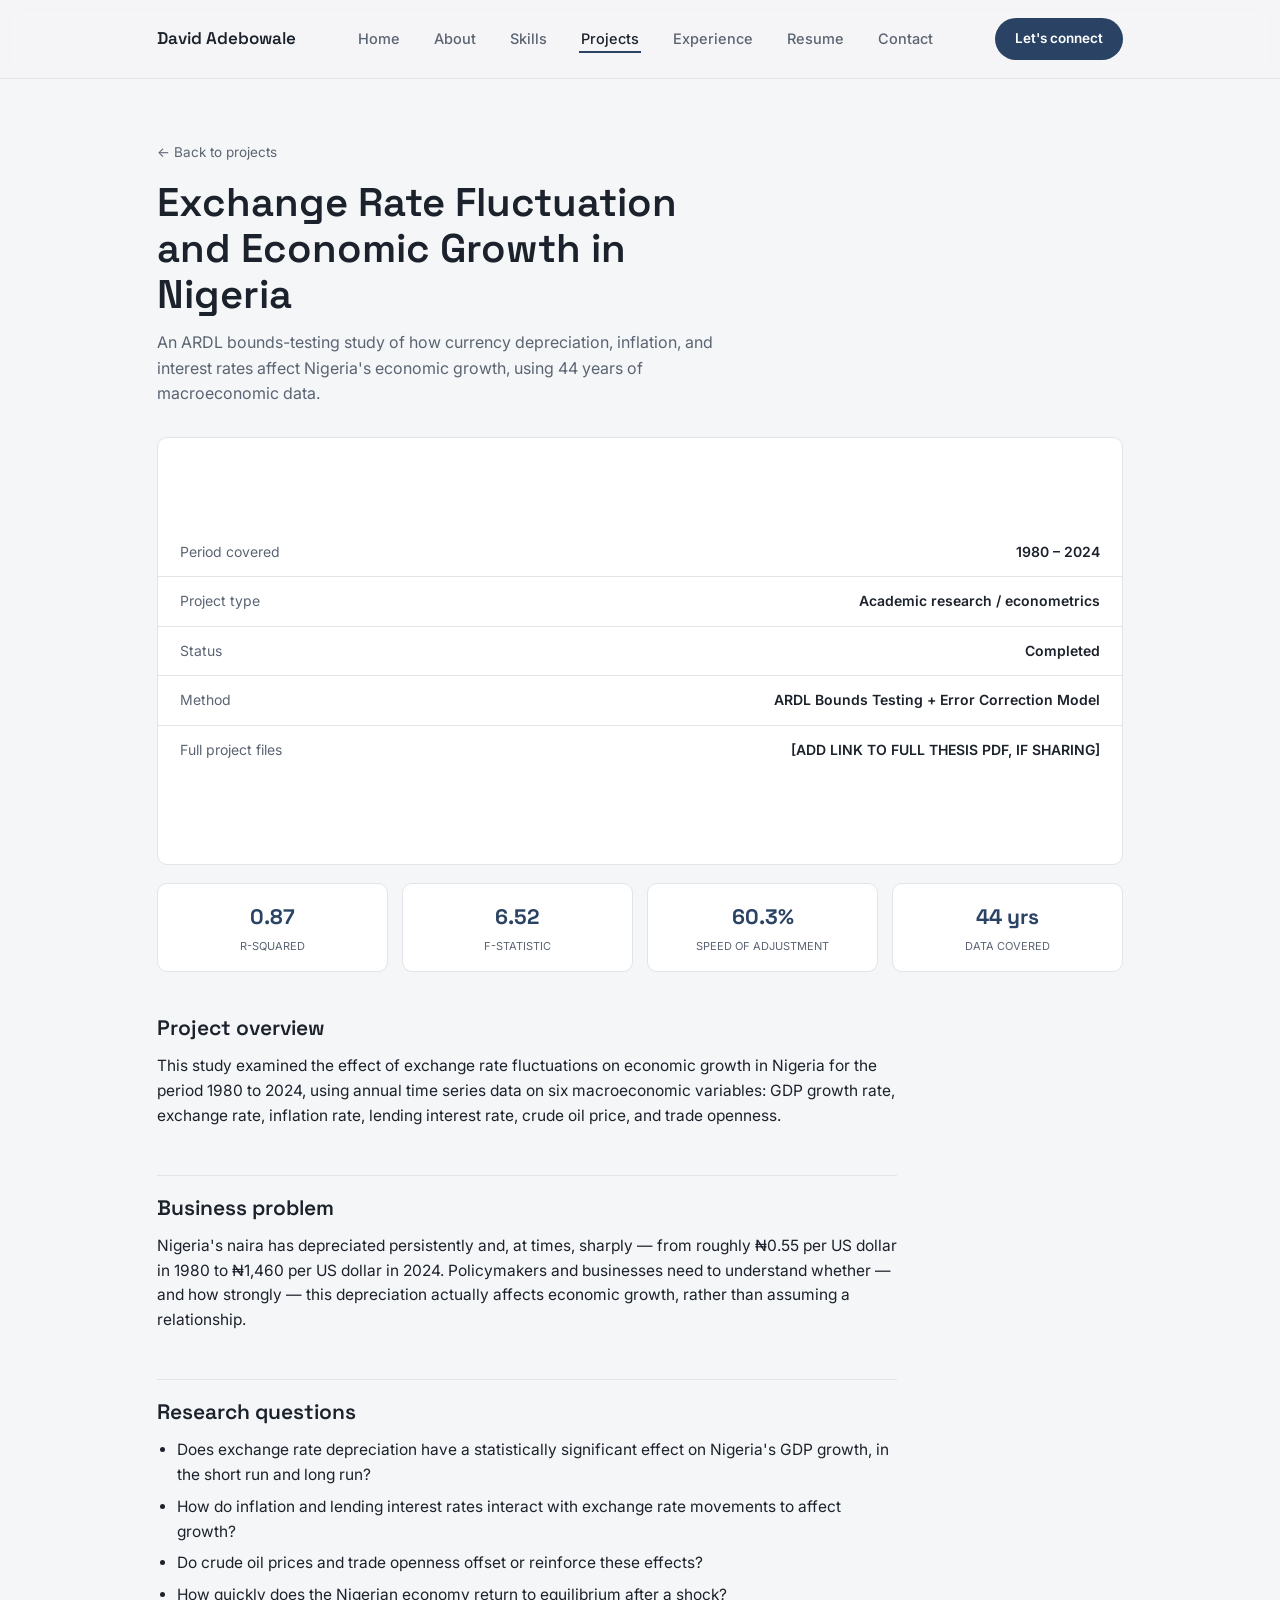
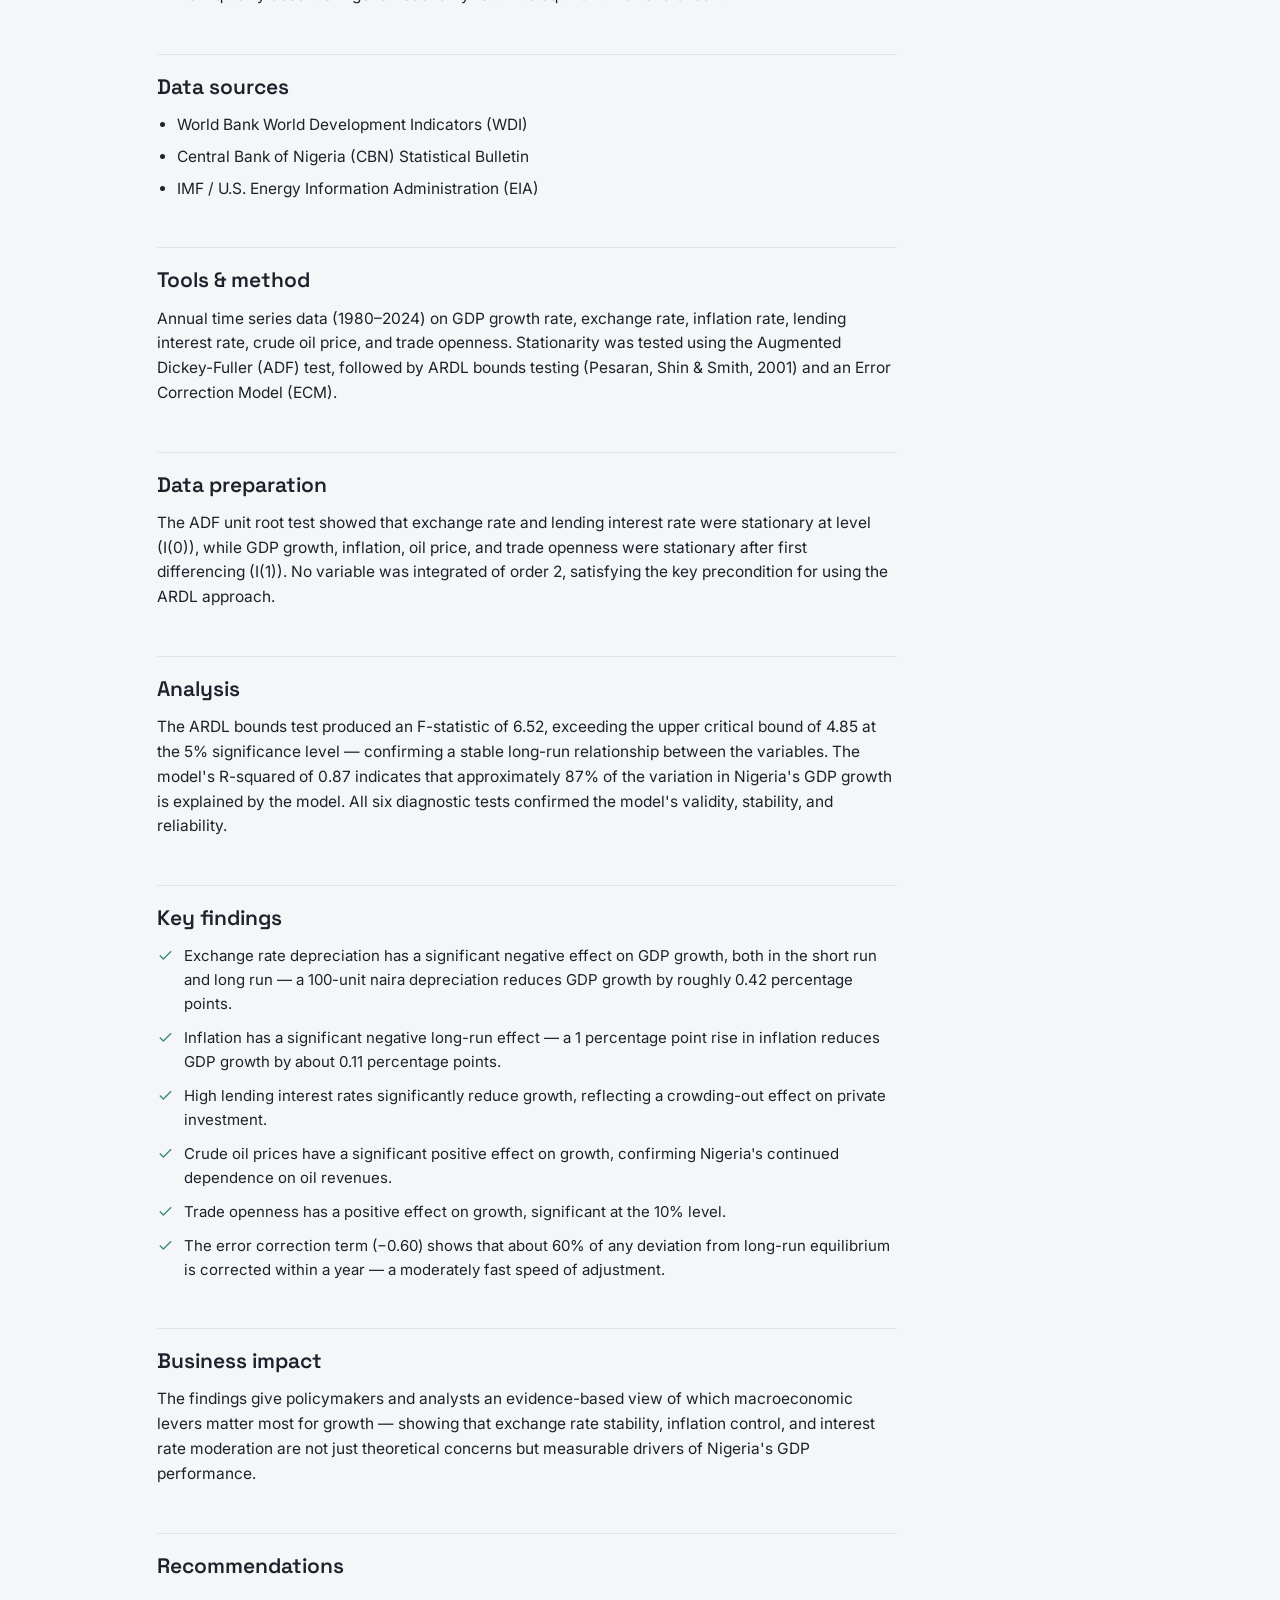
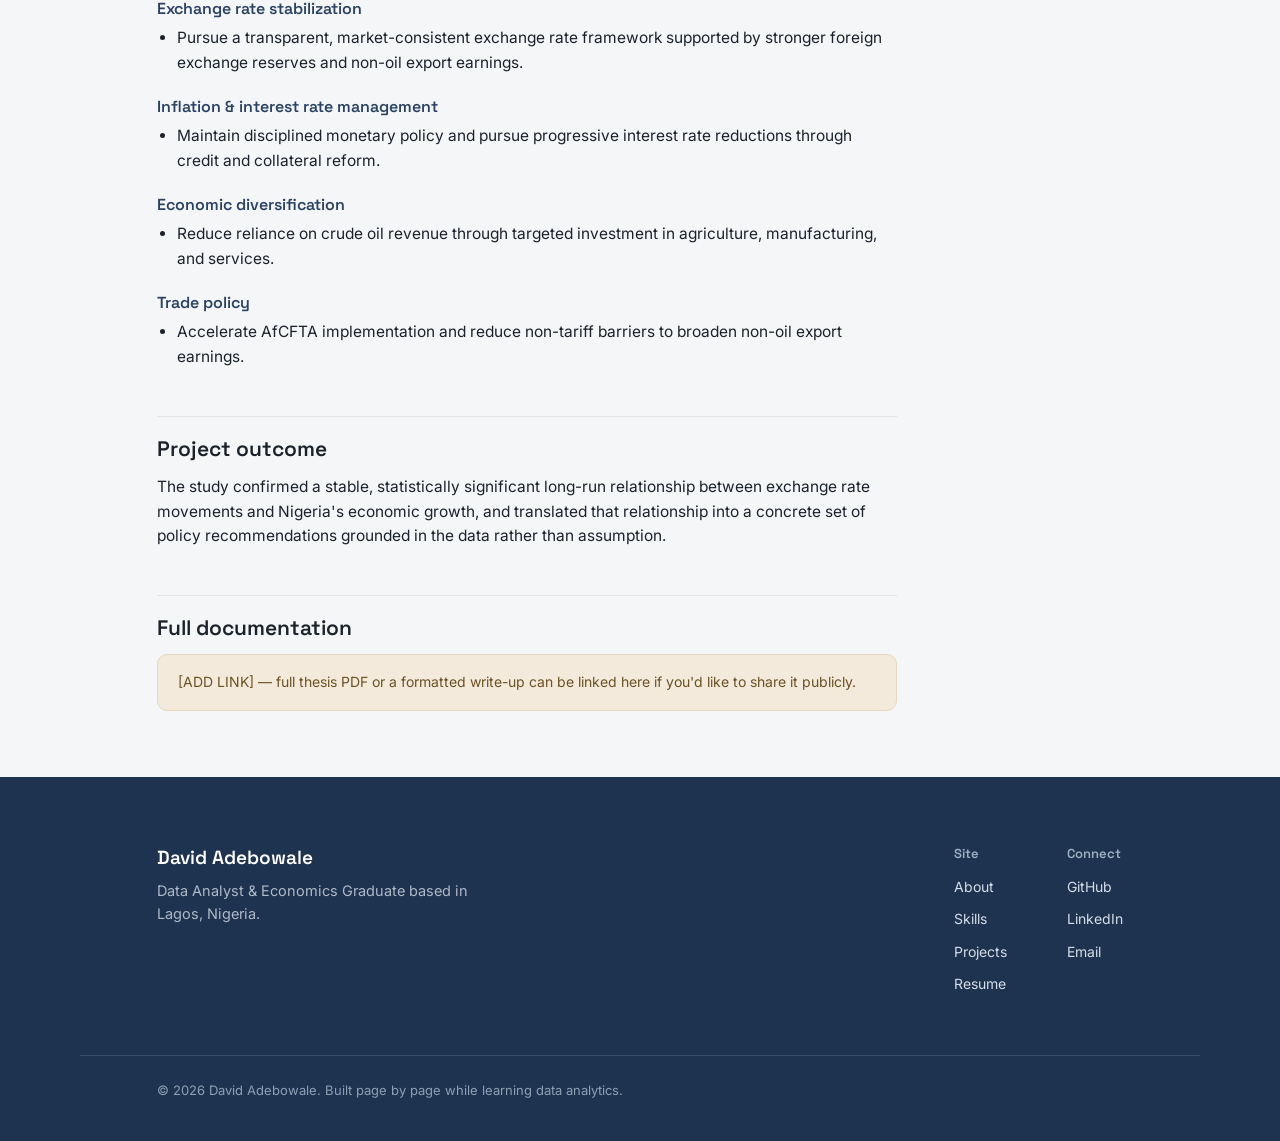
<file: exchange-rate-ardl.html>
<!DOCTYPE html>
<html lang="en">
<head>
<meta charset="UTF-8">
<meta name="viewport" content="width=device-width, initial-scale=1.0">
<title>Exchange Rate Fluctuation and Economic Growth in Nigeria — Case Study</title>
<meta name="description" content="ARDL bounds-testing analysis of how exchange rate, inflation, and interest rates affect Nigeria's GDP growth, 1980–2024.">
<link rel="preconnect" href="https://fonts.googleapis.com">
<link href="https://fonts.googleapis.com/css2?family=Space+Grotesk:wght@500;600;700&family=Inter:wght@400;500;600&family=IBM+Plex+Mono:wght@400;500&display=swap" rel="stylesheet">
<link rel="stylesheet" href="../css/style.css">
</head>
<body>

<header class="site-header">
  <div class="nav-inner">
    <a href="../index.html" class="logo">David Adebowale</a>
    <button class="nav-toggle" aria-label="Toggle navigation" aria-expanded="false">
      <svg viewBox="0 0 24 24" fill="none" stroke="currentColor" stroke-width="1.8"><path d="M3 6h18M3 12h18M3 18h18"/></svg>
    </button>
    <ul class="nav-links">
      <li><a href="../index.html">Home</a></li>
      <li><a href="../about.html">About</a></li>
      <li><a href="../skills.html">Skills</a></li>
      <li><a href="../projects.html" class="active">Projects</a></li>
      <li><a href="../experience.html">Experience</a></li>
      <li><a href="../resume.html">Resume</a></li>
      <li><a href="../contact.html">Contact</a></li>
    </ul>
    <a href="../contact.html" class="nav-cta">Let's connect</a>
  </div>
</header>

<main>
  <div class="wrap">
    <section class="cs-hero">
      <a href="../projects.html" class="cs-back">← Back to projects</a>
      <h1>Exchange Rate Fluctuation and Economic Growth in Nigeria</h1>
      <p class="subtitle">An ARDL bounds-testing study of how currency depreciation, inflation, and interest rates affect Nigeria's economic growth, using 44 years of macroeconomic data.</p>
    </section>

    <section class="cs-meta">
      <div class="cs-meta-row"><span class="k">Period covered</span><span class="v">1980 – 2024</span></div>
      <div class="cs-meta-row"><span class="k">Project type</span><span class="v">Academic research / econometrics</span></div>
      <div class="cs-meta-row"><span class="k">Status</span><span class="v">Completed</span></div>
      <div class="cs-meta-row"><span class="k">Method</span><span class="v">ARDL Bounds Testing + Error Correction Model</span></div>
      <div class="cs-meta-row"><span class="k">Full project files</span><span class="v">[ADD LINK TO FULL THESIS PDF, IF SHARING]</span></div>
    </section>

    <div class="cs-metric-row">
      <div class="cs-metric"><div class="m-val">0.87</div><div class="m-lbl">R-SQUARED</div></div>
      <div class="cs-metric"><div class="m-val">6.52</div><div class="m-lbl">F-STATISTIC</div></div>
      <div class="cs-metric"><div class="m-val">60.3%</div><div class="m-lbl">SPEED OF ADJUSTMENT</div></div>
      <div class="cs-metric"><div class="m-val">44 yrs</div><div class="m-lbl">DATA COVERED</div></div>
    </div>

    <article class="cs-body">
      <h2>Project overview</h2>
      <p>This study examined the effect of exchange rate fluctuations on economic growth in Nigeria for the period 1980 to 2024, using annual time series data on six macroeconomic variables: GDP growth rate, exchange rate, inflation rate, lending interest rate, crude oil price, and trade openness.</p>

      <h2>Business problem</h2>
      <p>Nigeria's naira has depreciated persistently and, at times, sharply — from roughly ₦0.55 per US dollar in 1980 to ₦1,460 per US dollar in 2024. Policymakers and businesses need to understand whether — and how strongly — this depreciation actually affects economic growth, rather than assuming a relationship.</p>

      <h2>Research questions</h2>
      <ul>
        <li>Does exchange rate depreciation have a statistically significant effect on Nigeria's GDP growth, in the short run and long run?</li>
        <li>How do inflation and lending interest rates interact with exchange rate movements to affect growth?</li>
        <li>Do crude oil prices and trade openness offset or reinforce these effects?</li>
        <li>How quickly does the Nigerian economy return to equilibrium after a shock?</li>
      </ul>

      <h2>Data sources</h2>
      <ul>
        <li>World Bank World Development Indicators (WDI)</li>
        <li>Central Bank of Nigeria (CBN) Statistical Bulletin</li>
        <li>IMF / U.S. Energy Information Administration (EIA)</li>
      </ul>

      <h2>Tools &amp; method</h2>
      <p>Annual time series data (1980–2024) on GDP growth rate, exchange rate, inflation rate, lending interest rate, crude oil price, and trade openness. Stationarity was tested using the Augmented Dickey-Fuller (ADF) test, followed by ARDL bounds testing (Pesaran, Shin &amp; Smith, 2001) and an Error Correction Model (ECM).</p>

      <h2>Data preparation</h2>
      <p>The ADF unit root test showed that exchange rate and lending interest rate were stationary at level (I(0)), while GDP growth, inflation, oil price, and trade openness were stationary after first differencing (I(1)). No variable was integrated of order 2, satisfying the key precondition for using the ARDL approach.</p>

      <h2>Analysis</h2>
      <p>The ARDL bounds test produced an F-statistic of 6.52, exceeding the upper critical bound of 4.85 at the 5% significance level — confirming a stable long-run relationship between the variables. The model's R-squared of 0.87 indicates that approximately 87% of the variation in Nigeria's GDP growth is explained by the model. All six diagnostic tests confirmed the model's validity, stability, and reliability.</p>

      <h2>Key findings</h2>
      <div class="cs-finding"><svg viewBox="0 0 24 24" fill="none" stroke="currentColor" stroke-width="2"><path d="M20 6L9 17l-5-5"/></svg><span>Exchange rate depreciation has a significant negative effect on GDP growth, both in the short run and long run — a 100-unit naira depreciation reduces GDP growth by roughly 0.42 percentage points.</span></div>
      <div class="cs-finding"><svg viewBox="0 0 24 24" fill="none" stroke="currentColor" stroke-width="2"><path d="M20 6L9 17l-5-5"/></svg><span>Inflation has a significant negative long-run effect — a 1 percentage point rise in inflation reduces GDP growth by about 0.11 percentage points.</span></div>
      <div class="cs-finding"><svg viewBox="0 0 24 24" fill="none" stroke="currentColor" stroke-width="2"><path d="M20 6L9 17l-5-5"/></svg><span>High lending interest rates significantly reduce growth, reflecting a crowding-out effect on private investment.</span></div>
      <div class="cs-finding"><svg viewBox="0 0 24 24" fill="none" stroke="currentColor" stroke-width="2"><path d="M20 6L9 17l-5-5"/></svg><span>Crude oil prices have a significant positive effect on growth, confirming Nigeria's continued dependence on oil revenues.</span></div>
      <div class="cs-finding"><svg viewBox="0 0 24 24" fill="none" stroke="currentColor" stroke-width="2"><path d="M20 6L9 17l-5-5"/></svg><span>Trade openness has a positive effect on growth, significant at the 10% level.</span></div>
      <div class="cs-finding"><svg viewBox="0 0 24 24" fill="none" stroke="currentColor" stroke-width="2"><path d="M20 6L9 17l-5-5"/></svg><span>The error correction term (−0.60) shows that about 60% of any deviation from long-run equilibrium is corrected within a year — a moderately fast speed of adjustment.</span></div>

      <h2>Business impact</h2>
      <p>The findings give policymakers and analysts an evidence-based view of which macroeconomic levers matter most for growth — showing that exchange rate stability, inflation control, and interest rate moderation are not just theoretical concerns but measurable drivers of Nigeria's GDP performance.</p>

      <h2>Recommendations</h2>
      <div class="cs-rec-group">
        <h3>Exchange rate stabilization</h3>
        <ul><li>Pursue a transparent, market-consistent exchange rate framework supported by stronger foreign exchange reserves and non-oil export earnings.</li></ul>
      </div>
      <div class="cs-rec-group">
        <h3>Inflation &amp; interest rate management</h3>
        <ul><li>Maintain disciplined monetary policy and pursue progressive interest rate reductions through credit and collateral reform.</li></ul>
      </div>
      <div class="cs-rec-group">
        <h3>Economic diversification</h3>
        <ul><li>Reduce reliance on crude oil revenue through targeted investment in agriculture, manufacturing, and services.</li></ul>
      </div>
      <div class="cs-rec-group">
        <h3>Trade policy</h3>
        <ul><li>Accelerate AfCFTA implementation and reduce non-tariff barriers to broaden non-oil export earnings.</li></ul>
      </div>

      <h2>Project outcome</h2>
      <p>The study confirmed a stable, statistically significant long-run relationship between exchange rate movements and Nigeria's economic growth, and translated that relationship into a concrete set of policy recommendations grounded in the data rather than assumption.</p>

      <h2>Full documentation</h2>
      <div class="cs-placeholder-note">[ADD LINK] — full thesis PDF or a formatted write-up can be linked here if you'd like to share it publicly.</div>
    </article>
  </div>
</main>

<footer class="site-footer">
  <div class="wrap footer-inner">
    <div class="footer-brand">
      <h3>David Adebowale</h3>
      <p>Data Analyst &amp; Economics Graduate based in Lagos, Nigeria.</p>
    </div>
    <div class="footer-links">
      <div class="footer-col">
        <h4>Site</h4>
        <a href="../about.html">About</a>
        <a href="../skills.html">Skills</a>
        <a href="../projects.html">Projects</a>
        <a href="../resume.html">Resume</a>
      </div>
      <div class="footer-col">
        <h4>Connect</h4>
        <a href="[ADD GITHUB LINK]">GitHub</a>
        <a href="https://www.linkedin.com/in/david-adebowale-99b853360" target="_blank" rel="noopener">LinkedIn</a>
        <a href="mailto:davidadebowale113@gmail.com">Email</a>
      </div>
    </div>
  </div>
  <div class="wrap footer-bottom">© 2026 David Adebowale. Built page by page while learning data analytics.</div>
</footer>

<script src="../js/main.js"></script>
</body>
</html>
</file>
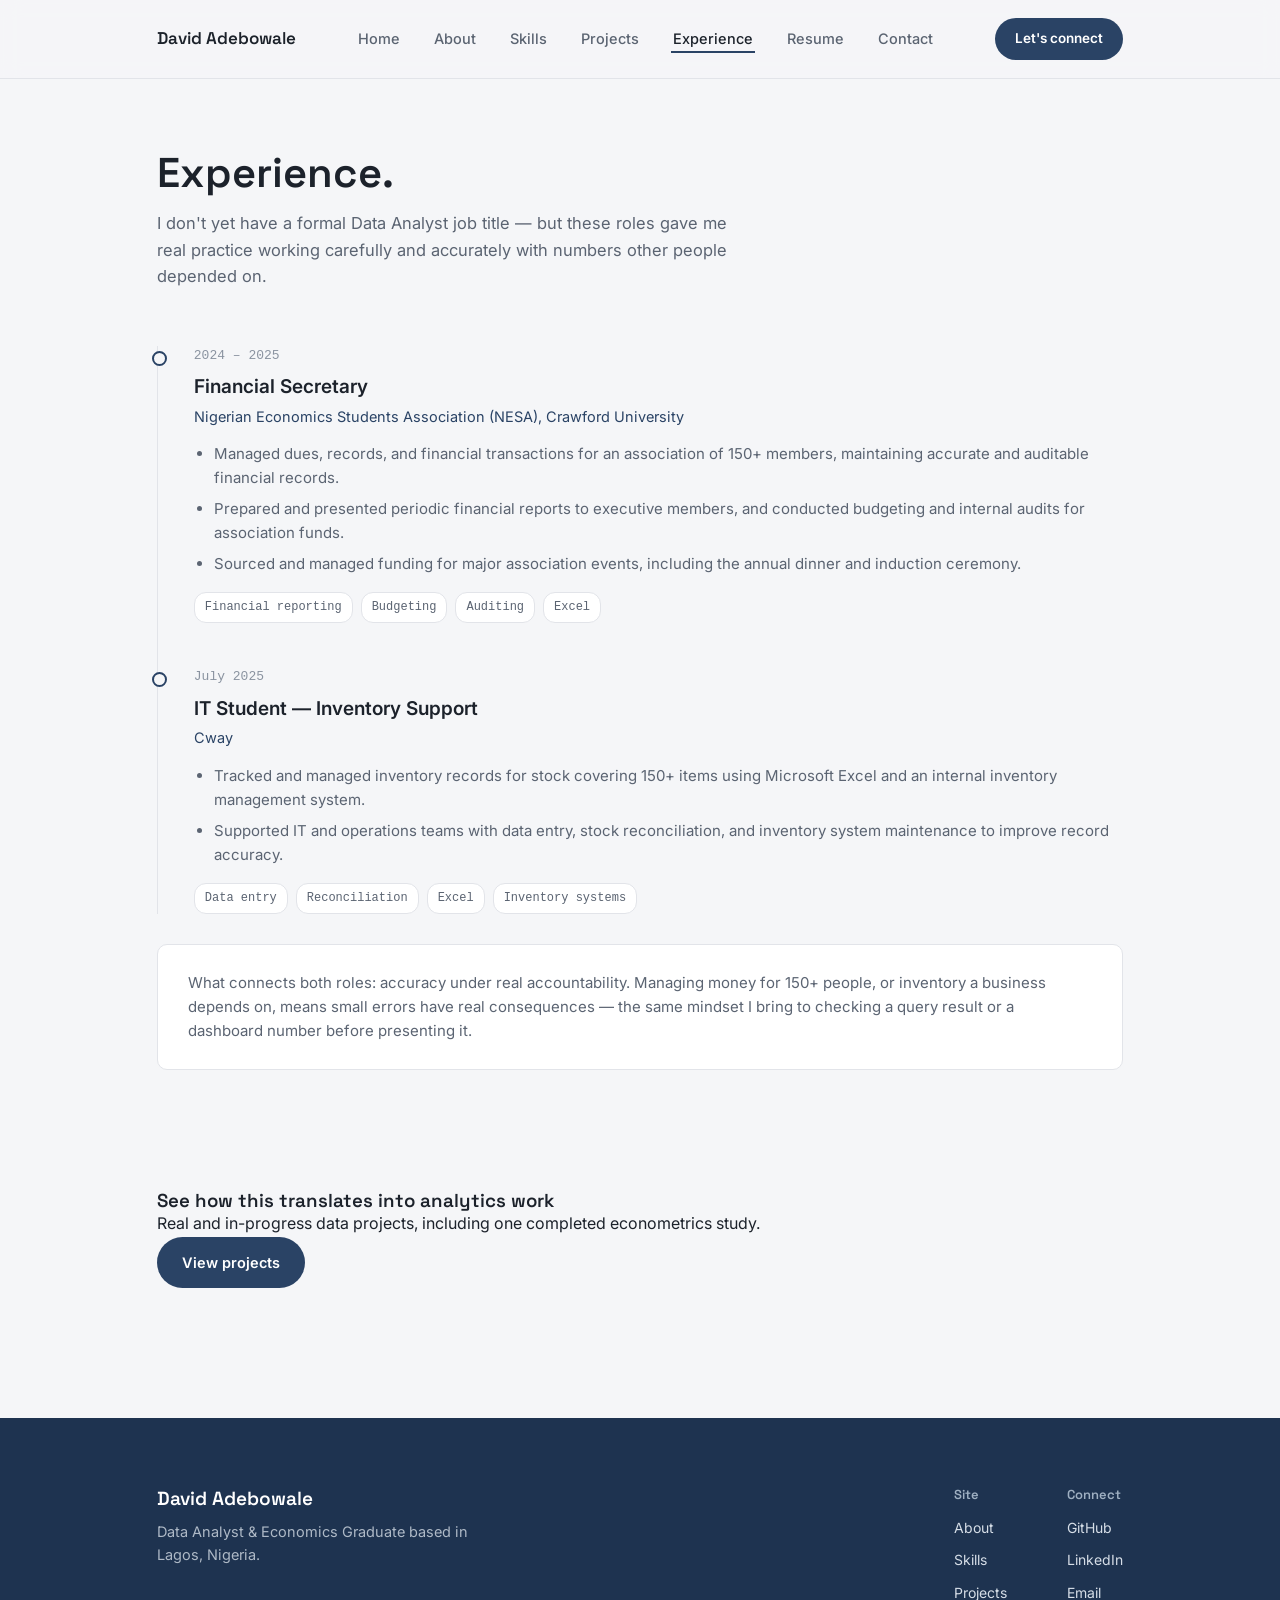
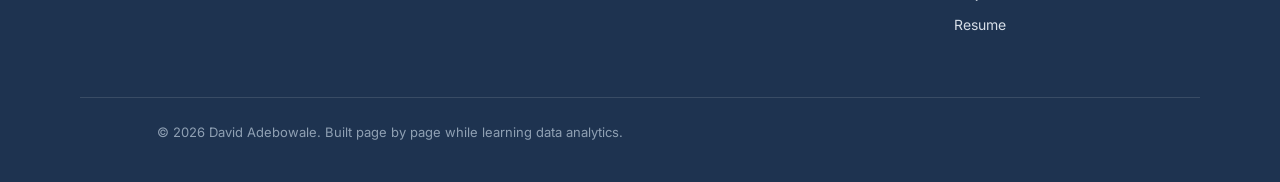
<file: experience.html>
<!DOCTYPE html>
<html lang="en">
<head>
<meta charset="UTF-8">
<meta name="viewport" content="width=device-width, initial-scale=1.0">
<title>Experience — David Adebowale, Data Analyst</title>
<meta name="description" content="Work and leadership experience of David Adebowale, entry-level Data Analyst and Economics graduate.">
<link rel="preconnect" href="https://fonts.googleapis.com">
<link href="https://fonts.googleapis.com/css2?family=Space+Grotesk:wght@500;600;700&family=Inter:wght@400;500;600&display=swap" rel="stylesheet">
<link rel="stylesheet" href="css/style.css">
<style>
  .page-head{ padding: 70px 0 10px; }
  .page-head h1{ font-size: clamp(1.9rem, 4vw, 2.6rem); max-width: 20ch; }
  .page-head p{ margin-top: 14px; color: var(--muted); font-size: 16.5px; max-width: 58ch; }

  .timeline{ border-left:1px solid var(--line); padding-left:36px; display:flex; flex-direction:column; gap:44px; margin: 46px 0 20px; }
  .tl-item{ position:relative; }
  .tl-item::before{ content:''; position:absolute; left:-42px; top:5px; width:11px; height:11px; border-radius:50%; background:var(--bg); border:2px solid var(--primary); }
  .tl-date{ font-size:13px; color:var(--faint); font-family:'IBM Plex Mono',monospace; }
  .tl-role{ font-size:19px; font-weight:600; margin-top:6px; }
  .tl-org{ color:var(--primary); font-size:14.5px; margin-top:2px; }
  .tl-item ul{ margin-top:14px; padding-left:20px; color:var(--muted); font-size:15px; display:flex; flex-direction:column; gap:7px; }
  .tl-skills{ display:flex; gap:8px; flex-wrap:wrap; margin-top:16px; }
  .tl-skill{ font-size:12px; font-family:'IBM Plex Mono',monospace; padding:5px 10px; border:1px solid var(--line); border-radius:12px; color:var(--muted); background:var(--surface); }

  .honest-note{ background:var(--surface); border:1px solid var(--line); border-radius:var(--radius-card); padding:26px 30px; margin: 30px 0; }
  .honest-note p{ font-size:15px; color:var(--muted); }
</style>
</head>
<body>

<header class="site-header">
  <div class="nav-inner">
    <a href="index.html" class="logo">David Adebowale</a>
    <button class="nav-toggle" aria-label="Toggle navigation" aria-expanded="false">
      <svg viewBox="0 0 24 24" fill="none" stroke="currentColor" stroke-width="1.8"><path d="M3 6h18M3 12h18M3 18h18"/></svg>
    </button>
    <ul class="nav-links">
      <li><a href="index.html">Home</a></li>
      <li><a href="about.html">About</a></li>
      <li><a href="skills.html">Skills</a></li>
      <li><a href="projects.html">Projects</a></li>
      <li><a href="experience.html" class="active">Experience</a></li>
      <li><a href="resume.html">Resume</a></li>
      <li><a href="contact.html">Contact</a></li>
    </ul>
    <a href="contact.html" class="nav-cta">Let's connect</a>
  </div>
</header>

<main>
  <div class="wrap">
    <section class="page-head">
      <h1>Experience.</h1>
      <p>I don't yet have a formal Data Analyst job title — but these roles gave me real practice working carefully and accurately with numbers other people depended on.</p>
    </section>

    <div class="timeline">
      <div class="tl-item">
        <div class="tl-date">2024 – 2025</div>
        <div class="tl-role">Financial Secretary</div>
        <div class="tl-org">Nigerian Economics Students Association (NESA), Crawford University</div>
        <ul>
          <li>Managed dues, records, and financial transactions for an association of 150+ members, maintaining accurate and auditable financial records.</li>
          <li>Prepared and presented periodic financial reports to executive members, and conducted budgeting and internal audits for association funds.</li>
          <li>Sourced and managed funding for major association events, including the annual dinner and induction ceremony.</li>
        </ul>
        <div class="tl-skills">
          <span class="tl-skill">Financial reporting</span>
          <span class="tl-skill">Budgeting</span>
          <span class="tl-skill">Auditing</span>
          <span class="tl-skill">Excel</span>
        </div>
      </div>

      <div class="tl-item">
        <div class="tl-date">July 2025</div>
        <div class="tl-role">IT Student — Inventory Support</div>
        <div class="tl-org">Cway</div>
        <ul>
          <li>Tracked and managed inventory records for stock covering 150+ items using Microsoft Excel and an internal inventory management system.</li>
          <li>Supported IT and operations teams with data entry, stock reconciliation, and inventory system maintenance to improve record accuracy.</li>
        </ul>
        <div class="tl-skills">
          <span class="tl-skill">Data entry</span>
          <span class="tl-skill">Reconciliation</span>
          <span class="tl-skill">Excel</span>
          <span class="tl-skill">Inventory systems</span>
        </div>
      </div>
    </div>

    <div class="honest-note">
      <p>What connects both roles: accuracy under real accountability. Managing money for 150+ people, or inventory a business depends on, means small errors have real consequences — the same mindset I bring to checking a query result or a dashboard number before presenting it.</p>
    </div>

    <section>
      <div class="teaser">
        <div class="teaser-text">
          <h3>See how this translates into analytics work</h3>
          <p>Real and in-progress data projects, including one completed econometrics study.</p>
        </div>
        <a href="projects.html" class="btn btn-primary">View projects</a>
      </div>
    </section>
  </div>
</main>

<footer class="site-footer">
  <div class="wrap footer-inner">
    <div class="footer-brand">
      <h3>David Adebowale</h3>
      <p>Data Analyst &amp; Economics Graduate based in Lagos, Nigeria.</p>
    </div>
    <div class="footer-links">
      <div class="footer-col">
        <h4>Site</h4>
        <a href="about.html">About</a>
        <a href="skills.html">Skills</a>
        <a href="projects.html">Projects</a>
        <a href="resume.html">Resume</a>
      </div>
      <div class="footer-col">
        <h4>Connect</h4>
        <a href="[ADD GITHUB LINK]">GitHub</a>
        <a href="https://www.linkedin.com/in/david-adebowale-99b853360" target="_blank" rel="noopener">LinkedIn</a>
        <a href="mailto:davidadebowale113@gmail.com">Email</a>
      </div>
    </div>
  </div>
  <div class="wrap footer-bottom">© 2026 David Adebowale. Built page by page while learning data analytics.</div>
</footer>

<script src="js/main.js"></script>
</body>
</html>
</file>
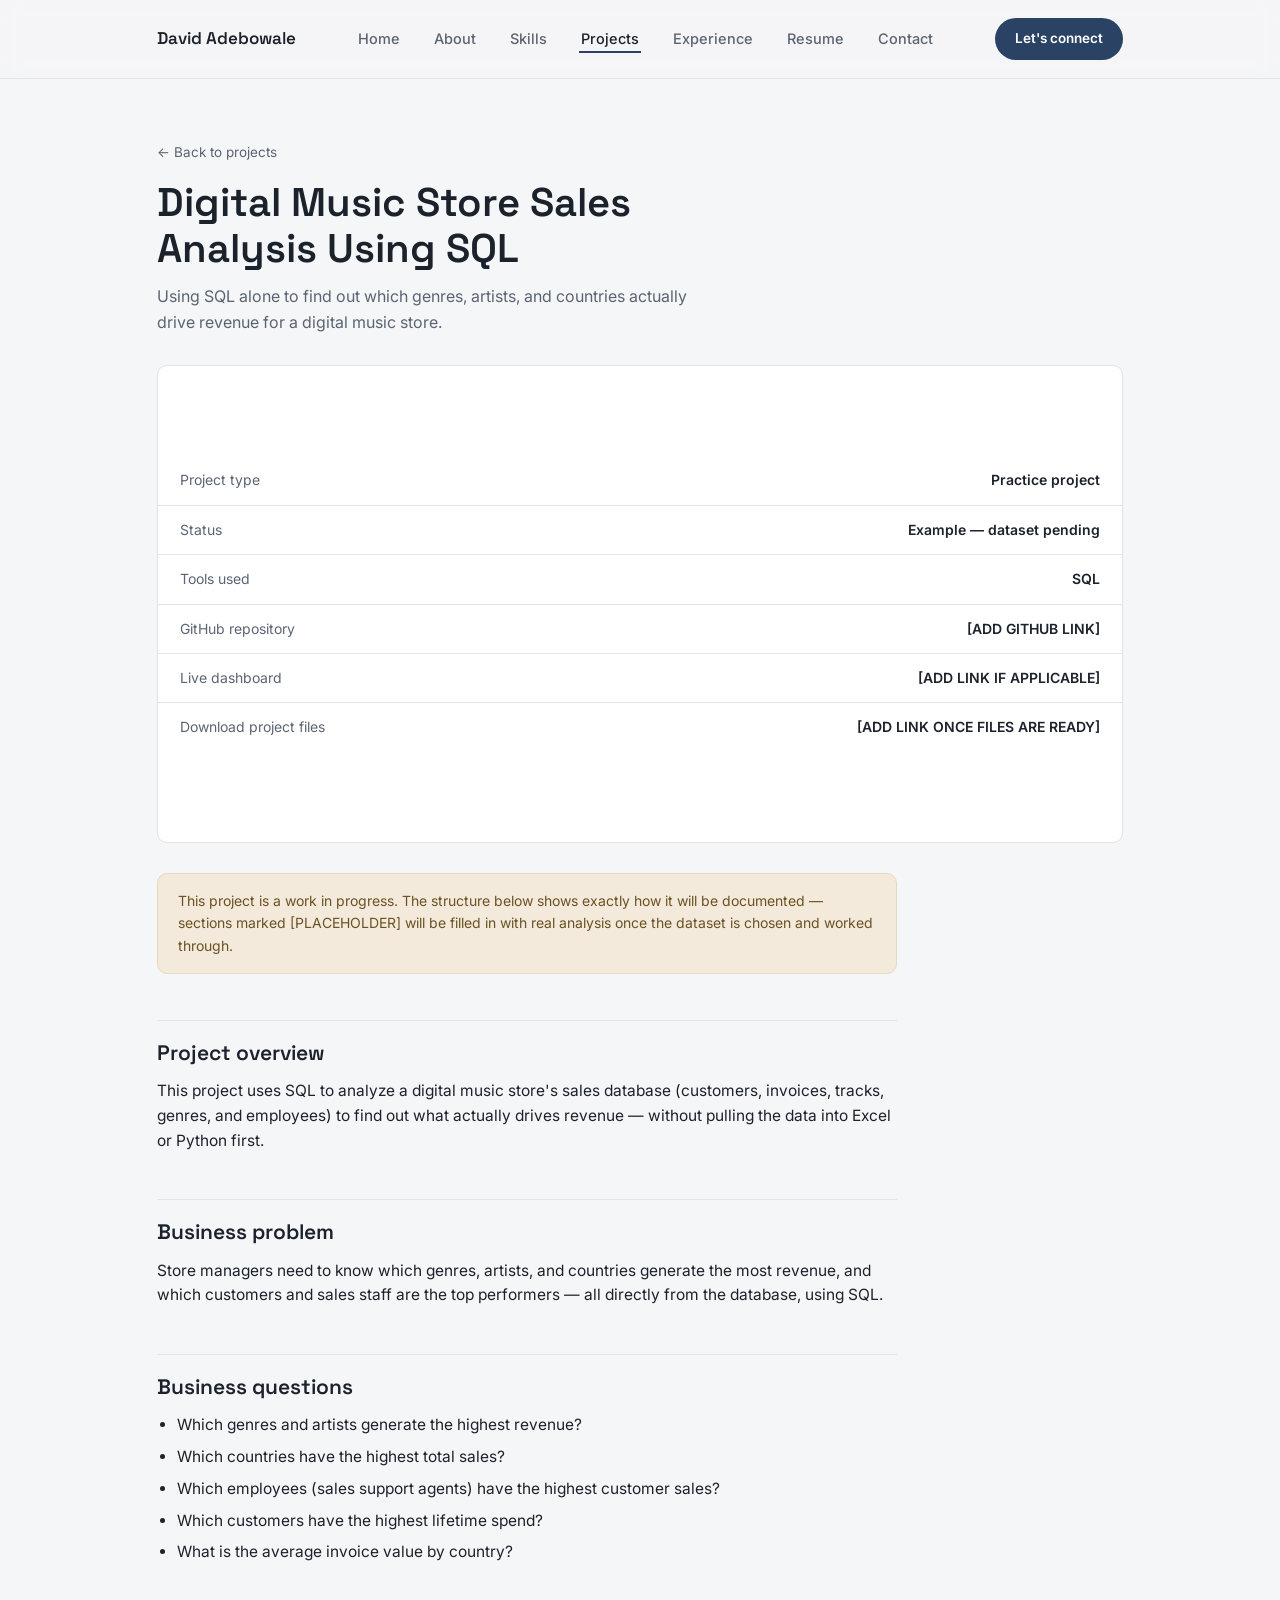
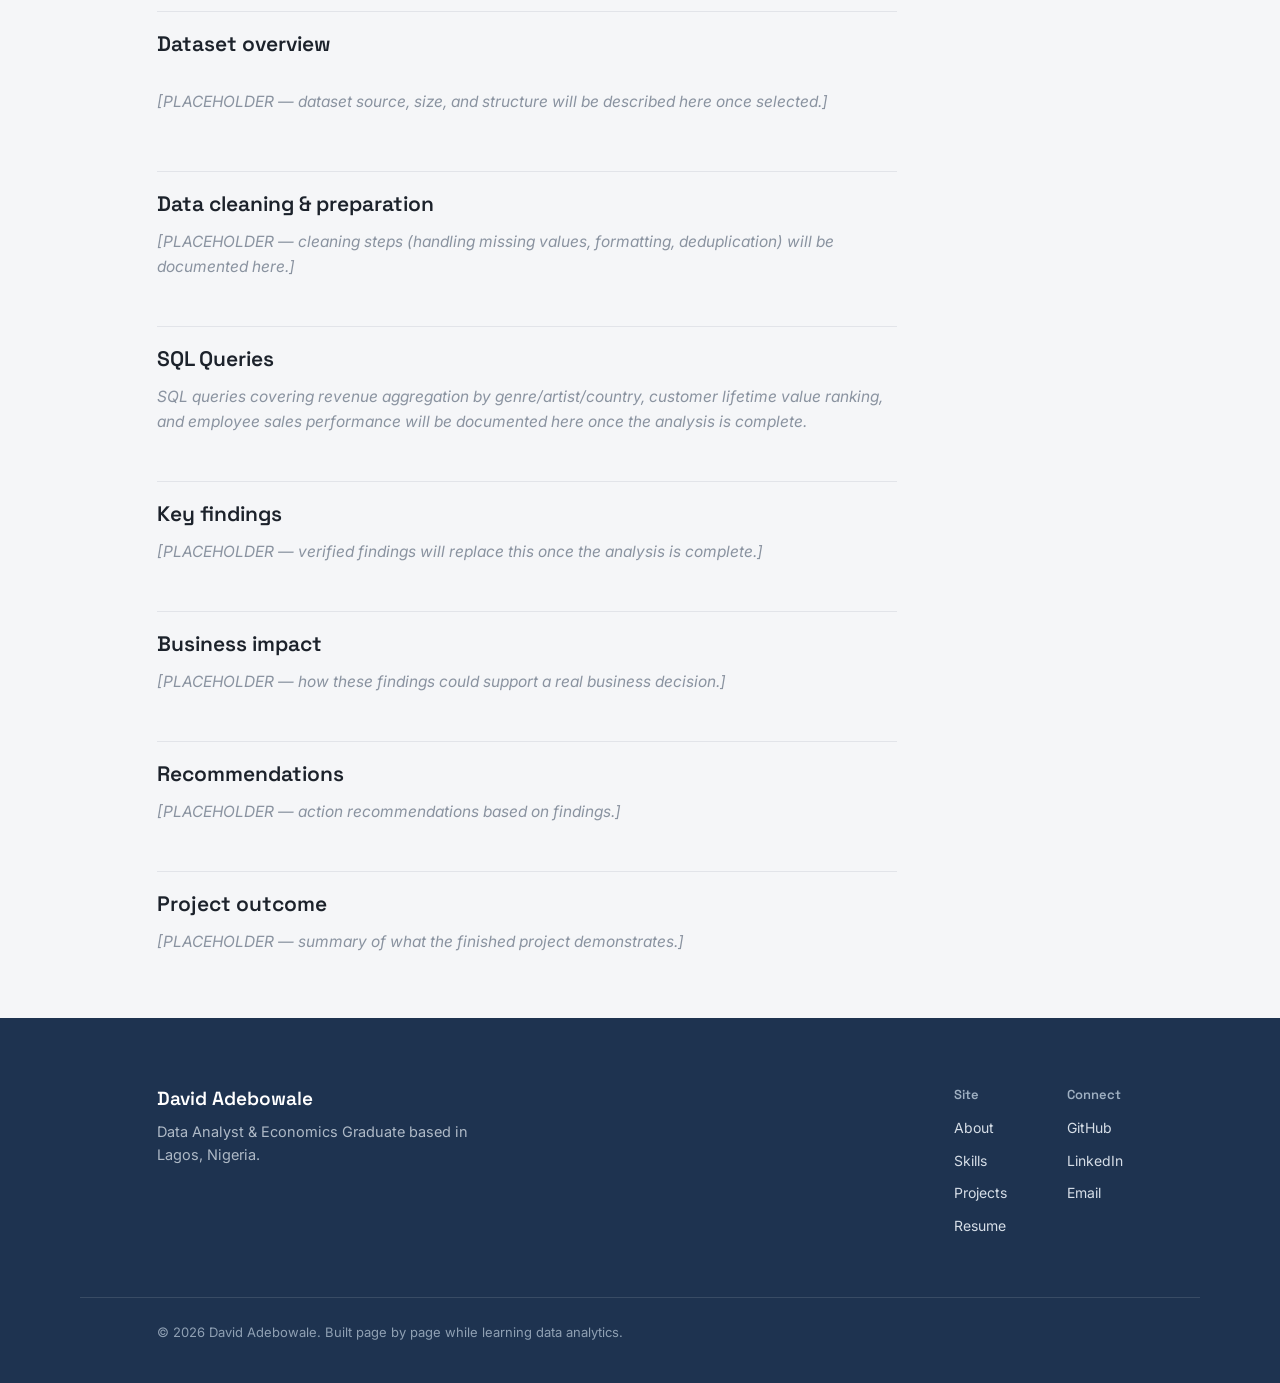
<file: music-store-sql.html>
<!DOCTYPE html>
<html lang="en">
<head>
<meta charset="UTF-8">
<meta name="viewport" content="width=device-width, initial-scale=1.0">
<title>Digital Music Store Sales Analysis Using SQL — Case Study</title>
<meta name="description" content="Genre, artist, and country-level sales analysis of a digital music store database using SQL.">
<link rel="preconnect" href="https://fonts.googleapis.com">
<link href="https://fonts.googleapis.com/css2?family=Space+Grotesk:wght@500;600;700&family=Inter:wght@400;500;600&family=IBM+Plex+Mono:wght@400;500&display=swap" rel="stylesheet">
<link rel="stylesheet" href="../css/style.css">
</head>
<body>

<header class="site-header">
  <div class="nav-inner">
    <a href="../index.html" class="logo">David Adebowale</a>
    <button class="nav-toggle" aria-label="Toggle navigation" aria-expanded="false">
      <svg viewBox="0 0 24 24" fill="none" stroke="currentColor" stroke-width="1.8"><path d="M3 6h18M3 12h18M3 18h18"/></svg>
    </button>
    <ul class="nav-links">
      <li><a href="../index.html">Home</a></li>
      <li><a href="../about.html">About</a></li>
      <li><a href="../skills.html">Skills</a></li>
      <li><a href="../projects.html" class="active">Projects</a></li>
      <li><a href="../experience.html">Experience</a></li>
      <li><a href="../resume.html">Resume</a></li>
      <li><a href="../contact.html">Contact</a></li>
    </ul>
    <a href="../contact.html" class="nav-cta">Let's connect</a>
  </div>
</header>

<main>
  <div class="wrap">
    <section class="cs-hero">
      <a href="../projects.html" class="cs-back">← Back to projects</a>
      <h1>Digital Music Store Sales Analysis Using SQL</h1>
      <p class="subtitle">Using SQL alone to find out which genres, artists, and countries actually drive revenue for a digital music store.</p>
    </section>

    <section class="cs-meta">
      <div class="cs-meta-row"><span class="k">Project type</span><span class="v">Practice project</span></div>
      <div class="cs-meta-row"><span class="k">Status</span><span class="v">Example — dataset pending</span></div>
      <div class="cs-meta-row"><span class="k">Tools used</span><span class="v">SQL</span></div>
      <div class="cs-meta-row"><span class="k">GitHub repository</span><span class="v">[ADD GITHUB LINK]</span></div>
      <div class="cs-meta-row"><span class="k">Live dashboard</span><span class="v">[ADD LINK IF APPLICABLE]</span></div>
      <div class="cs-meta-row"><span class="k">Download project files</span><span class="v">[ADD LINK ONCE FILES ARE READY]</span></div>
    </section>

    <article class="cs-body">
      <div class="cs-placeholder-note">This project is a work in progress. The structure below shows exactly how it will be documented — sections marked [PLACEHOLDER] will be filled in with real analysis once the dataset is chosen and worked through.</div>

      <h2>Project overview</h2>
      <p>This project uses SQL to analyze a digital music store's sales database (customers, invoices, tracks, genres, and employees) to find out what actually drives revenue — without pulling the data into Excel or Python first.</p>

      <h2>Business problem</h2>
      <p>Store managers need to know which genres, artists, and countries generate the most revenue, and which customers and sales staff are the top performers — all directly from the database, using SQL.</p>

      <h2>Business questions</h2>
      <ul>
        <li>Which genres and artists generate the highest revenue?</li>
<li>Which countries have the highest total sales?</li>
<li>Which employees (sales support agents) have the highest customer sales?</li>
<li>Which customers have the highest lifetime spend?</li>
<li>What is the average invoice value by country?</li>
      </ul>

      <h2>Dataset overview</h2>
      <p class="cs-body" style="color:var(--faint); font-style:italic;">[PLACEHOLDER — dataset source, size, and structure will be described here once selected.]</p>

      <h2>Data cleaning &amp; preparation</h2>
      <p style="color:var(--faint); font-style:italic;">[PLACEHOLDER — cleaning steps (handling missing values, formatting, deduplication) will be documented here.]</p>

      <h2>SQL Queries</h2>
      <p style="color:var(--faint); font-style:italic;">SQL queries covering revenue aggregation by genre/artist/country, customer lifetime value ranking, and employee sales performance will be documented here once the analysis is complete.</p>

      <h2>Key findings</h2>
      <p style="color:var(--faint); font-style:italic;">[PLACEHOLDER — verified findings will replace this once the analysis is complete.]</p>

      <h2>Business impact</h2>
      <p style="color:var(--faint); font-style:italic;">[PLACEHOLDER — how these findings could support a real business decision.]</p>

      <h2>Recommendations</h2>
      <p style="color:var(--faint); font-style:italic;">[PLACEHOLDER — action recommendations based on findings.]</p>

      <h2>Project outcome</h2>
      <p style="color:var(--faint); font-style:italic;">[PLACEHOLDER — summary of what the finished project demonstrates.]</p>
    </article>
  </div>
</main>

<footer class="site-footer">
  <div class="wrap footer-inner">
    <div class="footer-brand">
      <h3>David Adebowale</h3>
      <p>Data Analyst &amp; Economics Graduate based in Lagos, Nigeria.</p>
    </div>
    <div class="footer-links">
      <div class="footer-col">
        <h4>Site</h4>
        <a href="../about.html">About</a>
        <a href="../skills.html">Skills</a>
        <a href="../projects.html">Projects</a>
        <a href="../resume.html">Resume</a>
      </div>
      <div class="footer-col">
        <h4>Connect</h4>
        <a href="[ADD GITHUB LINK]">GitHub</a>
        <a href="https://www.linkedin.com/in/david-adebowale-99b853360" target="_blank" rel="noopener">LinkedIn</a>
        <a href="mailto:davidadebowale113@gmail.com">Email</a>
      </div>
    </div>
  </div>
  <div class="wrap footer-bottom">© 2026 David Adebowale. Built page by page while learning data analytics.</div>
</footer>
<script src="../js/main.js"></script>

</body>
</html>
</file>
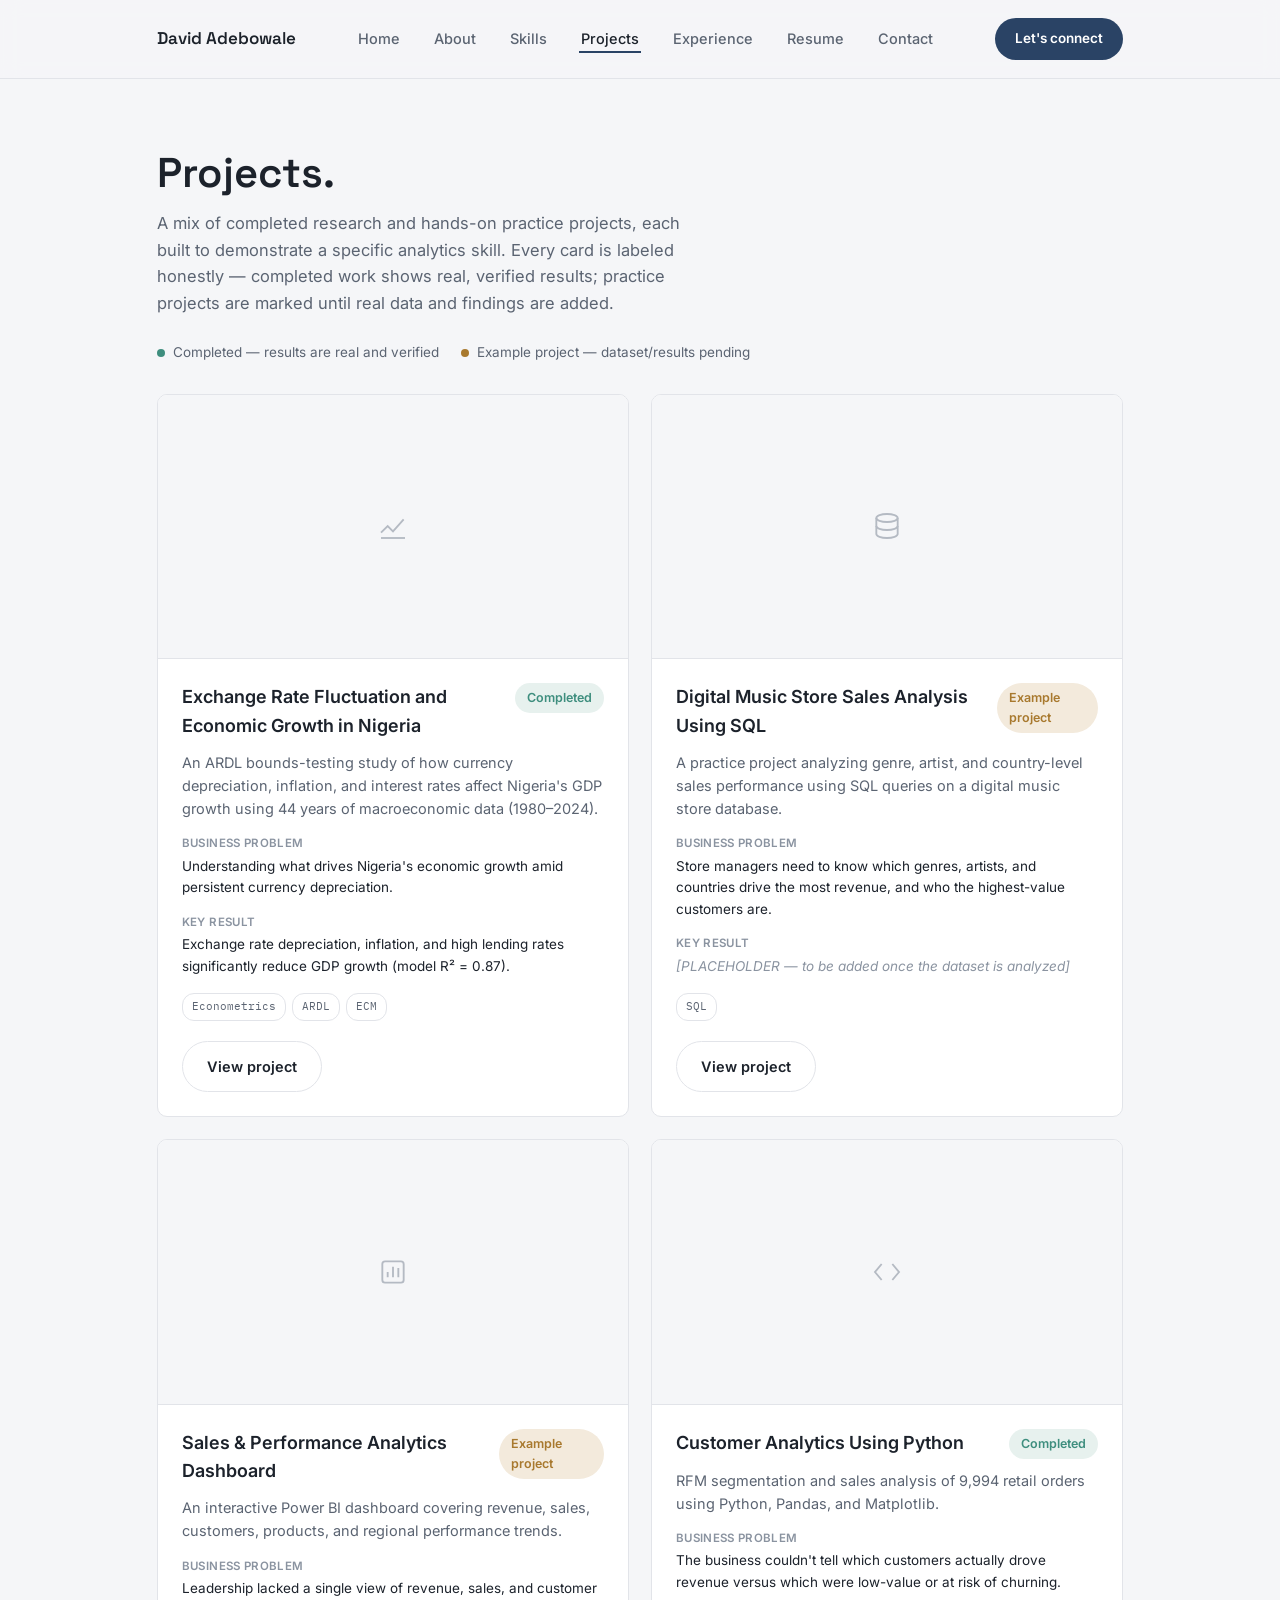
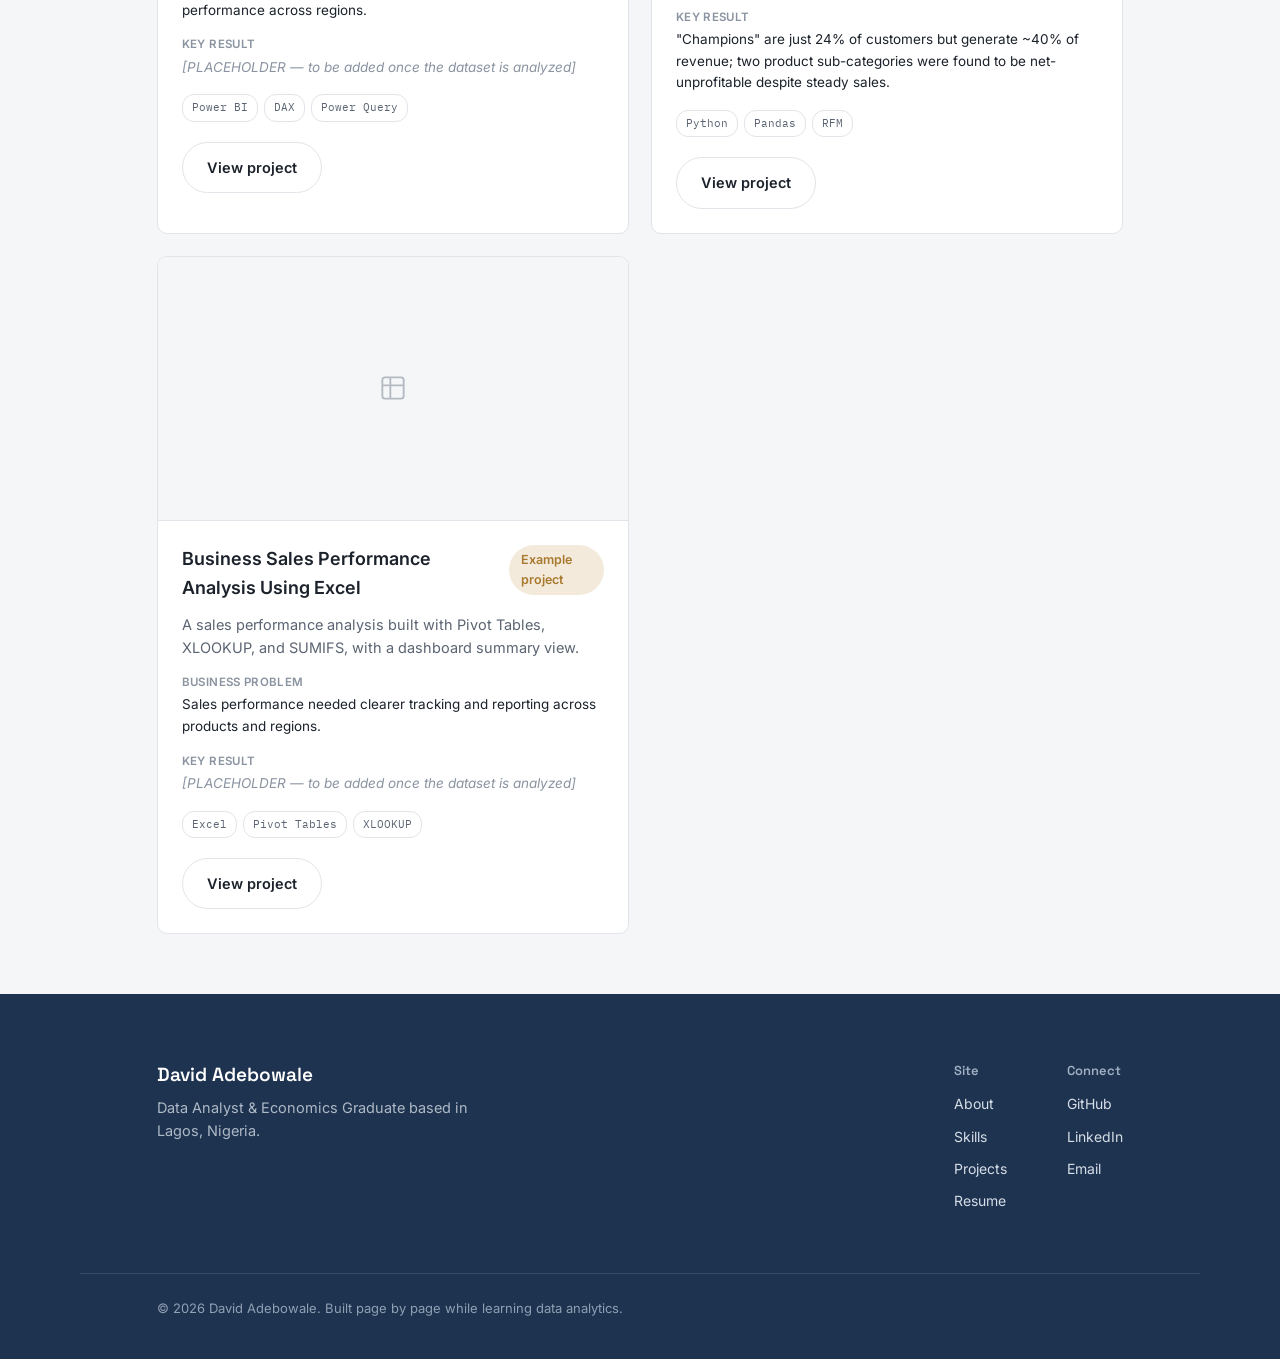
<file: projects.html>
<!DOCTYPE html>
<html lang="en">
<head>
<meta charset="UTF-8">
<meta name="viewport" content="width=device-width, initial-scale=1.0">
<title>Projects — David Adebowale, Data Analyst</title>
<meta name="description" content="Data analysis projects by David Adebowale covering SQL, Power BI, Python, Excel, and applied econometrics.">
<link rel="preconnect" href="https://fonts.googleapis.com">
<link href="https://fonts.googleapis.com/css2?family=Space+Grotesk:wght@500;600;700&family=Inter:wght@400;500;600&family=IBM+Plex+Mono:wght@400;500&display=swap" rel="stylesheet">
<link rel="stylesheet" href="css/style.css">
<style>
  .page-head{ padding: 70px 0 10px; }
  .page-head h1{ font-size: clamp(1.9rem, 4vw, 2.6rem); max-width: 18ch; }
  .page-head p{ margin-top: 14px; color: var(--muted); font-size: 16.5px; max-width: 56ch; }

  .legend{
    display:flex; gap:22px; flex-wrap:wrap; margin: 26px 0 10px;
    font-size: 13.5px; color: var(--muted);
  }
  .legend span{ display:inline-flex; align-items:center; gap:8px; }
  .legend .dot{ width:8px; height:8px; border-radius:50%; }
  .dot-done{ background: var(--signal); }
  .dot-progress{ background: var(--amber); }

  .project-grid{ display:grid; grid-template-columns: repeat(2, 1fr); gap:22px; padding: 34px 0 20px; }
  .project-card{ background:var(--surface); border:1px solid var(--line); border-radius:var(--radius-card); overflow:hidden; display:flex; flex-direction:column; }
  .p-media{ aspect-ratio:16/9; background:var(--bg); border-bottom:1px solid var(--line); display:flex; align-items:center; justify-content:center; color:var(--faint); }
  .p-media svg{ width:32px; height:32px; opacity:.6; }
  .p-body{ padding:24px; display:flex; flex-direction:column; flex:1; }
  .p-top{ display:flex; justify-content:space-between; align-items:flex-start; gap:10px; }
  .p-title{ font-size:18px; font-weight:600; max-width:28ch; }
  .p-desc{ margin-top:10px; color:var(--muted); font-size:14.5px; }
  .p-field{ margin-top:14px; font-size:13.5px; }
  .p-field .lbl{ color:var(--faint); font-weight:600; font-size:11.5px; text-transform:uppercase; letter-spacing:0.03em; }
  .p-field .val{ margin-top:3px; color:var(--ink); }
  .p-field .val.placeholder-text{ color:var(--faint); font-style:italic; }
  .p-tags{ display:flex; flex-wrap:wrap; gap:6px; margin-top:16px; }
  .p-tag{ font-family:'IBM Plex Mono',monospace; font-size:11px; padding:4px 9px; border:1px solid var(--line); border-radius:12px; color:var(--muted); }
  .p-cta{ margin-top:20px; }

  @media (max-width:860px){ .project-grid{ grid-template-columns:1fr; } }
</style>
</head>
<body>

<header class="site-header">
  <div class="nav-inner">
    <a href="index.html" class="logo">David Adebowale</a>
    <button class="nav-toggle" aria-label="Toggle navigation" aria-expanded="false">
      <svg viewBox="0 0 24 24" fill="none" stroke="currentColor" stroke-width="1.8"><path d="M3 6h18M3 12h18M3 18h18"/></svg>
    </button>
    <ul class="nav-links">
      <li><a href="index.html">Home</a></li>
      <li><a href="about.html">About</a></li>
      <li><a href="skills.html">Skills</a></li>
      <li><a href="projects.html" class="active">Projects</a></li>
      <li><a href="experience.html">Experience</a></li>
      <li><a href="resume.html">Resume</a></li>
      <li><a href="contact.html">Contact</a></li>
    </ul>
    <a href="contact.html" class="nav-cta">Let's connect</a>
  </div>
</header>

<main>
  <div class="wrap">
    <section class="page-head">
      <h1>Projects.</h1>
      <p>A mix of completed research and hands-on practice projects, each built to demonstrate a specific analytics skill. Every card is labeled honestly — completed work shows real, verified results; practice projects are marked until real data and findings are added.</p>
      <div class="legend">
        <span><span class="dot dot-done"></span>Completed — results are real and verified</span>
        <span><span class="dot dot-progress"></span>Example project — dataset/results pending</span>
      </div>
    </section>

    <section class="project-grid" style="padding-top:10px;">

      <!-- PROJECT 1: Real, completed -->
      <div class="project-card">
        <div class="p-media">
          <svg viewBox="0 0 24 24" fill="none" stroke="currentColor" stroke-width="1.4"><path d="M3 17l5-5 4 4 8-9"/><path d="M3 21h18"/></svg>
        </div>
        <div class="p-body">
          <div class="p-top">
            <div class="p-title">Exchange Rate Fluctuation and Economic Growth in Nigeria</div>
            <span class="tag tag-done">Completed</span>
          </div>
          <p class="p-desc">An ARDL bounds-testing study of how currency depreciation, inflation, and interest rates affect Nigeria's GDP growth using 44 years of macroeconomic data (1980–2024).</p>
          <div class="p-field"><div class="lbl">Business problem</div><div class="val">Understanding what drives Nigeria's economic growth amid persistent currency depreciation.</div></div>
          <div class="p-field"><div class="lbl">Key result</div><div class="val">Exchange rate depreciation, inflation, and high lending rates significantly reduce GDP growth (model R² = 0.87).</div></div>
          <div class="p-tags"><span class="p-tag">Econometrics</span><span class="p-tag">ARDL</span><span class="p-tag">ECM</span></div>
          <div class="p-cta"><a href="projects/exchange-rate-ardl.html" class="btn btn-outline">View project</a></div>
        </div>
      </div>

      <!-- PROJECT 2: SQL -->
      <div class="project-card">
        <div class="p-media">
          <svg viewBox="0 0 24 24" fill="none" stroke="currentColor" stroke-width="1.4"><ellipse cx="12" cy="6" rx="8" ry="3"/><path d="M4 6v6c0 1.7 3.6 3 8 3s8-1.3 8-3V6"/><path d="M4 12v6c0 1.7 3.6 3 8 3s8-1.3 8-3v-6"/></svg>
        </div>
        <div class="p-body">
          <div class="p-top">
            <div class="p-title">Digital Music Store Sales Analysis Using SQL</div>
            <span class="tag tag-progress">Example project</span>
          </div>
          <p class="p-desc">A practice project analyzing genre, artist, and country-level sales performance using SQL queries on a digital music store database.</p>
          <div class="p-field"><div class="lbl">Business problem</div><div class="val">Store managers need to know which genres, artists, and countries drive the most revenue, and who the highest-value customers are.</div></div>
          <div class="p-field"><div class="lbl">Key result</div><div class="val placeholder-text">[PLACEHOLDER — to be added once the dataset is analyzed]</div></div>
          <div class="p-tags"><span class="p-tag">SQL</span></div>
          <div class="p-cta"><a href="projects/music-store-sql.html" class="btn btn-outline">View project</a></div>
        </div>
      </div>

      <!-- PROJECT 3: Power BI -->
      <div class="project-card">
        <div class="p-media">
          <svg viewBox="0 0 24 24" fill="none" stroke="currentColor" stroke-width="1.4"><rect x="4" y="4" width="16" height="16" rx="2"/><path d="M8 16v-4M12 16V8M16 16v-7"/></svg>
        </div>
        <div class="p-body">
          <div class="p-top">
            <div class="p-title">Sales &amp; Performance Analytics Dashboard</div>
            <span class="tag tag-progress">Example project</span>
          </div>
          <p class="p-desc">An interactive Power BI dashboard covering revenue, sales, customers, products, and regional performance trends.</p>
          <div class="p-field"><div class="lbl">Business problem</div><div class="val">Leadership lacked a single view of revenue, sales, and customer performance across regions.</div></div>
          <div class="p-field"><div class="lbl">Key result</div><div class="val placeholder-text">[PLACEHOLDER — to be added once the dataset is analyzed]</div></div>
          <div class="p-tags"><span class="p-tag">Power BI</span><span class="p-tag">DAX</span><span class="p-tag">Power Query</span></div>
          <div class="p-cta"><a href="projects/sales-dashboard-powerbi.html" class="btn btn-outline">View project</a></div>
        </div>
      </div>

      <!-- PROJECT 4: Python -->
      <div class="project-card">
        <div class="p-media">
          <svg viewBox="0 0 24 24" fill="none" stroke="currentColor" stroke-width="1.4"><path d="M8 6L3 12l5 6M16 6l5 6-5 6"/></svg>
        </div>
        <div class="p-body">
          <div class="p-top">
            <div class="p-title">Customer Analytics Using Python</div>
            <span class="tag tag-done">Completed</span>
          </div>
          <p class="p-desc">RFM segmentation and sales analysis of 9,994 retail orders using Python, Pandas, and Matplotlib.</p>
          <div class="p-field"><div class="lbl">Business problem</div><div class="val">The business couldn't tell which customers actually drove revenue versus which were low-value or at risk of churning.</div></div>
          <div class="p-field"><div class="lbl">Key result</div><div class="val">"Champions" are just 24% of customers but generate ~40% of revenue; two product sub-categories were found to be net-unprofitable despite steady sales.</div></div>
          <div class="p-tags"><span class="p-tag">Python</span><span class="p-tag">Pandas</span><span class="p-tag">RFM</span></div>
          <div class="p-cta"><a href="projects/customer-analytics-python.html" class="btn btn-outline">View project</a></div>
        </div>
      </div>

      <!-- PROJECT 5: Excel -->
      <div class="project-card">
        <div class="p-media">
          <svg viewBox="0 0 24 24" fill="none" stroke="currentColor" stroke-width="1.4"><rect x="4" y="4" width="16" height="16" rx="2"/><path d="M4 10h16M10 4v16"/></svg>
        </div>
        <div class="p-body">
          <div class="p-top">
            <div class="p-title">Business Sales Performance Analysis Using Excel</div>
            <span class="tag tag-progress">Example project</span>
          </div>
          <p class="p-desc">A sales performance analysis built with Pivot Tables, XLOOKUP, and SUMIFS, with a dashboard summary view.</p>
          <div class="p-field"><div class="lbl">Business problem</div><div class="val">Sales performance needed clearer tracking and reporting across products and regions.</div></div>
          <div class="p-field"><div class="lbl">Key result</div><div class="val placeholder-text">[PLACEHOLDER — to be added once the dataset is analyzed]</div></div>
          <div class="p-tags"><span class="p-tag">Excel</span><span class="p-tag">Pivot Tables</span><span class="p-tag">XLOOKUP</span></div>
          <div class="p-cta"><a href="projects/sales-performance-excel.html" class="btn btn-outline">View project</a></div>
        </div>
      </div>

    </section>
  </div>
</main>

<footer class="site-footer">
  <div class="wrap footer-inner">
    <div class="footer-brand">
      <h3>David Adebowale</h3>
      <p>Data Analyst &amp; Economics Graduate based in Lagos, Nigeria.</p>
    </div>
    <div class="footer-links">
      <div class="footer-col">
        <h4>Site</h4>
        <a href="about.html">About</a>
        <a href="skills.html">Skills</a>
        <a href="projects.html">Projects</a>
        <a href="resume.html">Resume</a>
      </div>
      <div class="footer-col">
        <h4>Connect</h4>
        <a href="[ADD GITHUB LINK]">GitHub</a>
        <a href="https://www.linkedin.com/in/david-adebowale-99b853360" target="_blank" rel="noopener">LinkedIn</a>
        <a href="mailto:davidadebowale113@gmail.com">Email</a>
      </div>
    </div>
  </div>
  <div class="wrap footer-bottom">© 2026 David Adebowale. Built page by page while learning data analytics.</div>
</footer>

<script src="js/main.js"></script>
</body>
</html>
</file>
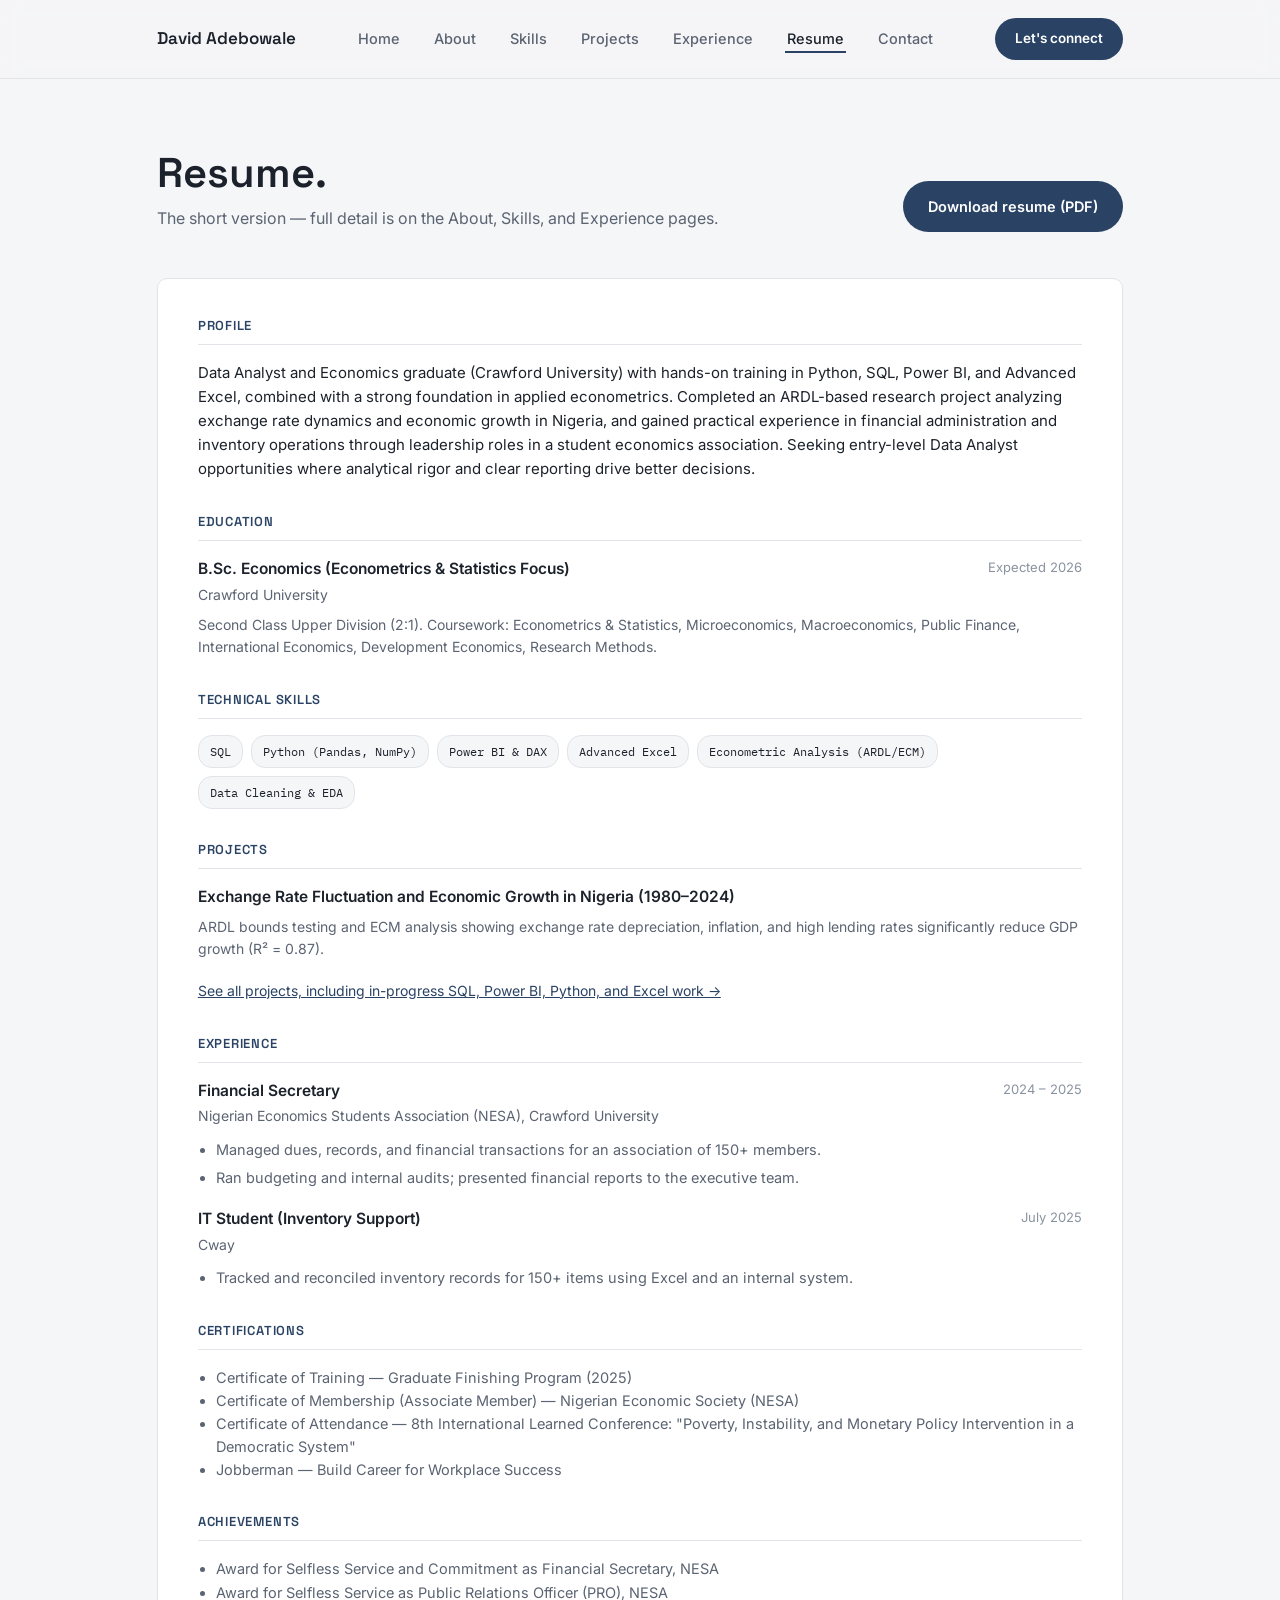
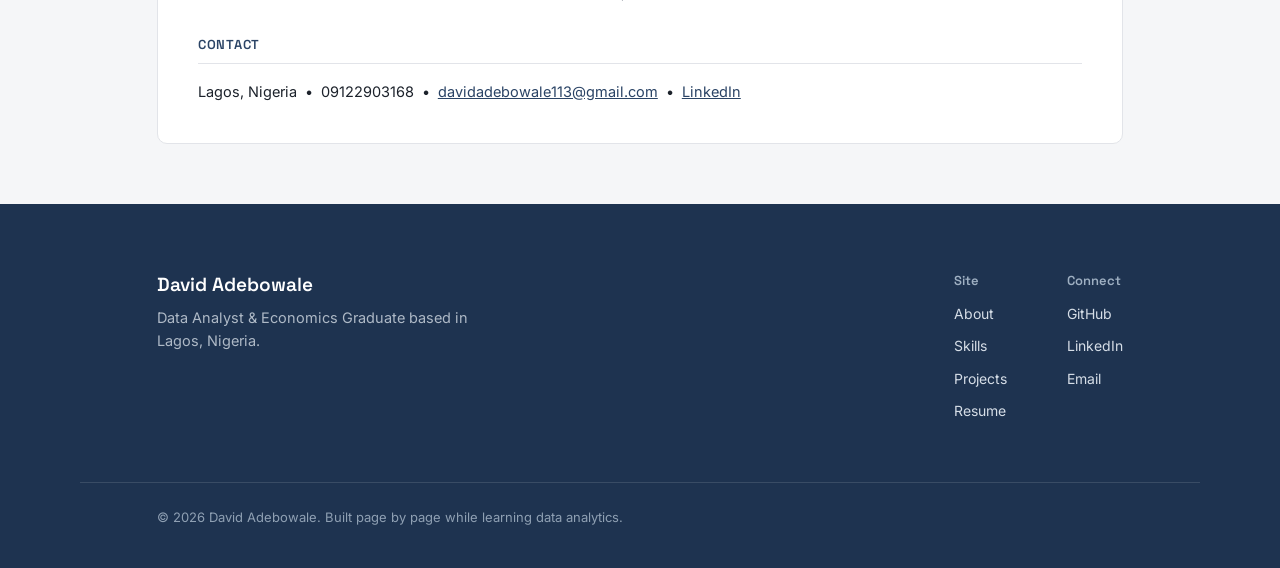
<file: resume.html>
<!DOCTYPE html>
<html lang="en">
<head>
<meta charset="UTF-8">
<meta name="viewport" content="width=device-width, initial-scale=1.0">
<title>Resume — David Adebowale, Data Analyst</title>
<meta name="description" content="Resume of David Adebowale, entry-level Data Analyst and Economics graduate, skilled in SQL, Power BI, Python, and Excel.">
<link rel="preconnect" href="https://fonts.googleapis.com">
<link href="https://fonts.googleapis.com/css2?family=Space+Grotesk:wght@500;600;700&family=Inter:wght@400;500;600&family=IBM+Plex+Mono:wght@400;500&display=swap" rel="stylesheet">
<link rel="stylesheet" href="css/style.css">
<style>
  .resume-head{ padding:70px 0 10px; display:flex; justify-content:space-between; align-items:flex-end; gap:30px; flex-wrap:wrap; }
  .resume-head h1{ font-size: clamp(1.9rem, 4vw, 2.6rem); }
  .resume-head p{ margin-top:10px; color:var(--muted); font-size:16px; }

  .resume-card{ background:var(--surface); border:1px solid var(--line); border-radius:var(--radius-card); padding:40px; margin:36px 0 60px; }
  .r-section{ margin-bottom:34px; }
  .r-section:last-child{ margin-bottom:0; }
  .r-section h2{ font-size:13px; text-transform:uppercase; letter-spacing:0.06em; color:var(--primary); padding-bottom:10px; border-bottom:1px solid var(--line); margin-bottom:16px; }
  .r-section p{ color:var(--ink); font-size:15px; }

  .r-entry{ margin-bottom:18px; }
  .r-entry:last-child{ margin-bottom:0; }
  .r-entry-top{ display:flex; justify-content:space-between; gap:12px; flex-wrap:wrap; }
  .r-entry-title{ font-weight:600; font-size:15.5px; }
  .r-entry-org{ color:var(--muted); font-size:14px; margin-top:2px; }
  .r-entry-date{ font-size:13px; color:var(--faint); white-space:nowrap; }
  .r-entry ul{ margin:10px 0 0; padding-left:18px; font-size:14.5px; color:var(--muted); }
  .r-entry li{ margin-bottom:5px; }

  .r-chip-row{ display:flex; flex-wrap:wrap; gap:8px; }
  .r-chip{ font-family:'IBM Plex Mono',monospace; font-size:12px; padding:6px 11px; border-radius:14px; background:var(--bg); border:1px solid var(--line); }
</style>
</head>
<body>

<header class="site-header">
  <div class="nav-inner">
    <a href="index.html" class="logo">David Adebowale</a>
    <button class="nav-toggle" aria-label="Toggle navigation" aria-expanded="false">
      <svg viewBox="0 0 24 24" fill="none" stroke="currentColor" stroke-width="1.8"><path d="M3 6h18M3 12h18M3 18h18"/></svg>
    </button>
    <ul class="nav-links">
      <li><a href="index.html">Home</a></li>
      <li><a href="about.html">About</a></li>
      <li><a href="skills.html">Skills</a></li>
      <li><a href="projects.html">Projects</a></li>
      <li><a href="experience.html">Experience</a></li>
      <li><a href="resume.html" class="active">Resume</a></li>
      <li><a href="contact.html">Contact</a></li>
    </ul>
    <a href="contact.html" class="nav-cta">Let's connect</a>
  </div>
</header>

<main>
  <div class="wrap">
    <section class="resume-head">
      <div>
        <h1>Resume.</h1>
        <p>The short version — full detail is on the About, Skills, and Experience pages.</p>
      </div>
      <a href="assets/Adebowale_David_CV.pdf" class="btn btn-primary" target="_blank">Download resume (PDF)</a>
    </section>

    <div class="resume-card">

      <div class="r-section">
        <h2>Profile</h2>
        <p>Data Analyst and Economics graduate (Crawford University) with hands-on training in Python, SQL, Power BI, and Advanced Excel, combined with a strong foundation in applied econometrics. Completed an ARDL-based research project analyzing exchange rate dynamics and economic growth in Nigeria, and gained practical experience in financial administration and inventory operations through leadership roles in a student economics association. Seeking entry-level Data Analyst opportunities where analytical rigor and clear reporting drive better decisions.</p>
      </div>

      <div class="r-section">
        <h2>Education</h2>
        <div class="r-entry">
          <div class="r-entry-top">
            <div>
              <div class="r-entry-title">B.Sc. Economics (Econometrics &amp; Statistics Focus)</div>
              <div class="r-entry-org">Crawford University</div>
            </div>
            <div class="r-entry-date">Expected 2026</div>
          </div>
          <p style="margin-top:8px; font-size:14px; color:var(--muted);">Second Class Upper Division (2:1). Coursework: Econometrics &amp; Statistics, Microeconomics, Macroeconomics, Public Finance, International Economics, Development Economics, Research Methods.</p>
        </div>
      </div>

      <div class="r-section">
        <h2>Technical Skills</h2>
        <div class="r-chip-row">
          <span class="r-chip">SQL</span>
          <span class="r-chip">Python (Pandas, NumPy)</span>
          <span class="r-chip">Power BI &amp; DAX</span>
          <span class="r-chip">Advanced Excel</span>
          <span class="r-chip">Econometric Analysis (ARDL/ECM)</span>
          <span class="r-chip">Data Cleaning &amp; EDA</span>
        </div>
      </div>

      <div class="r-section">
        <h2>Projects</h2>
        <div class="r-entry">
          <div class="r-entry-title">Exchange Rate Fluctuation and Economic Growth in Nigeria (1980–2024)</div>
          <p style="margin-top:6px; font-size:14px; color:var(--muted);">ARDL bounds testing and ECM analysis showing exchange rate depreciation, inflation, and high lending rates significantly reduce GDP growth (R² = 0.87).</p>
        </div>
        <p style="margin-top:14px;"><a href="projects.html" style="color:var(--primary); text-decoration:underline; font-size:14px;">See all projects, including in-progress SQL, Power BI, Python, and Excel work →</a></p>
      </div>

      <div class="r-section">
        <h2>Experience</h2>
        <div class="r-entry">
          <div class="r-entry-top">
            <div>
              <div class="r-entry-title">Financial Secretary</div>
              <div class="r-entry-org">Nigerian Economics Students Association (NESA), Crawford University</div>
            </div>
            <div class="r-entry-date">2024 – 2025</div>
          </div>
          <ul>
            <li>Managed dues, records, and financial transactions for an association of 150+ members.</li>
            <li>Ran budgeting and internal audits; presented financial reports to the executive team.</li>
          </ul>
        </div>
        <div class="r-entry">
          <div class="r-entry-top">
            <div>
              <div class="r-entry-title">IT Student (Inventory Support)</div>
              <div class="r-entry-org">Cway</div>
            </div>
            <div class="r-entry-date">July 2025</div>
          </div>
          <ul>
            <li>Tracked and reconciled inventory records for 150+ items using Excel and an internal system.</li>
          </ul>
        </div>
      </div>

      <div class="r-section">
        <h2>Certifications</h2>
        <ul style="padding-left:18px; font-size:14.5px; color:var(--muted);">
          <li>Certificate of Training — Graduate Finishing Program (2025)</li>
          <li>Certificate of Membership (Associate Member) — Nigerian Economic Society (NESA)</li>
          <li>Certificate of Attendance — 8th International Learned Conference: "Poverty, Instability, and Monetary Policy Intervention in a Democratic System"</li>
          <li>Jobberman — Build Career for Workplace Success</li>
        </ul>
      </div>

      <div class="r-section">
        <h2>Achievements</h2>
        <ul style="padding-left:18px; font-size:14.5px; color:var(--muted);">
          <li>Award for Selfless Service and Commitment as Financial Secretary, NESA</li>
          <li>Award for Selfless Service as Public Relations Officer (PRO), NESA</li>
        </ul>
      </div>

      <div class="r-section">
        <h2>Contact</h2>
        <p style="font-size:14.5px;">Lagos, Nigeria &nbsp;•&nbsp; 09122903168 &nbsp;•&nbsp; <a href="mailto:davidadebowale113@gmail.com" style="color:var(--primary); text-decoration:underline;">davidadebowale113@gmail.com</a> &nbsp;•&nbsp; <a href="https://www.linkedin.com/in/david-adebowale-99b853360" target="_blank" style="color:var(--primary); text-decoration:underline;">LinkedIn</a></p>
      </div>

    </div>
  </div>
</main>

<footer class="site-footer">
  <div class="wrap footer-inner">
    <div class="footer-brand">
      <h3>David Adebowale</h3>
      <p>Data Analyst &amp; Economics Graduate based in Lagos, Nigeria.</p>
    </div>
    <div class="footer-links">
      <div class="footer-col">
        <h4>Site</h4>
        <a href="about.html">About</a>
        <a href="skills.html">Skills</a>
        <a href="projects.html">Projects</a>
        <a href="resume.html">Resume</a>
      </div>
      <div class="footer-col">
        <h4>Connect</h4>
        <a href="[ADD GITHUB LINK]">GitHub</a>
        <a href="https://www.linkedin.com/in/david-adebowale-99b853360" target="_blank" rel="noopener">LinkedIn</a>
        <a href="mailto:davidadebowale113@gmail.com">Email</a>
      </div>
    </div>
  </div>
  <div class="wrap footer-bottom">© 2026 David Adebowale. Built page by page while learning data analytics.</div>
</footer>

<script src="js/main.js"></script>
</body>
</html>
</file>
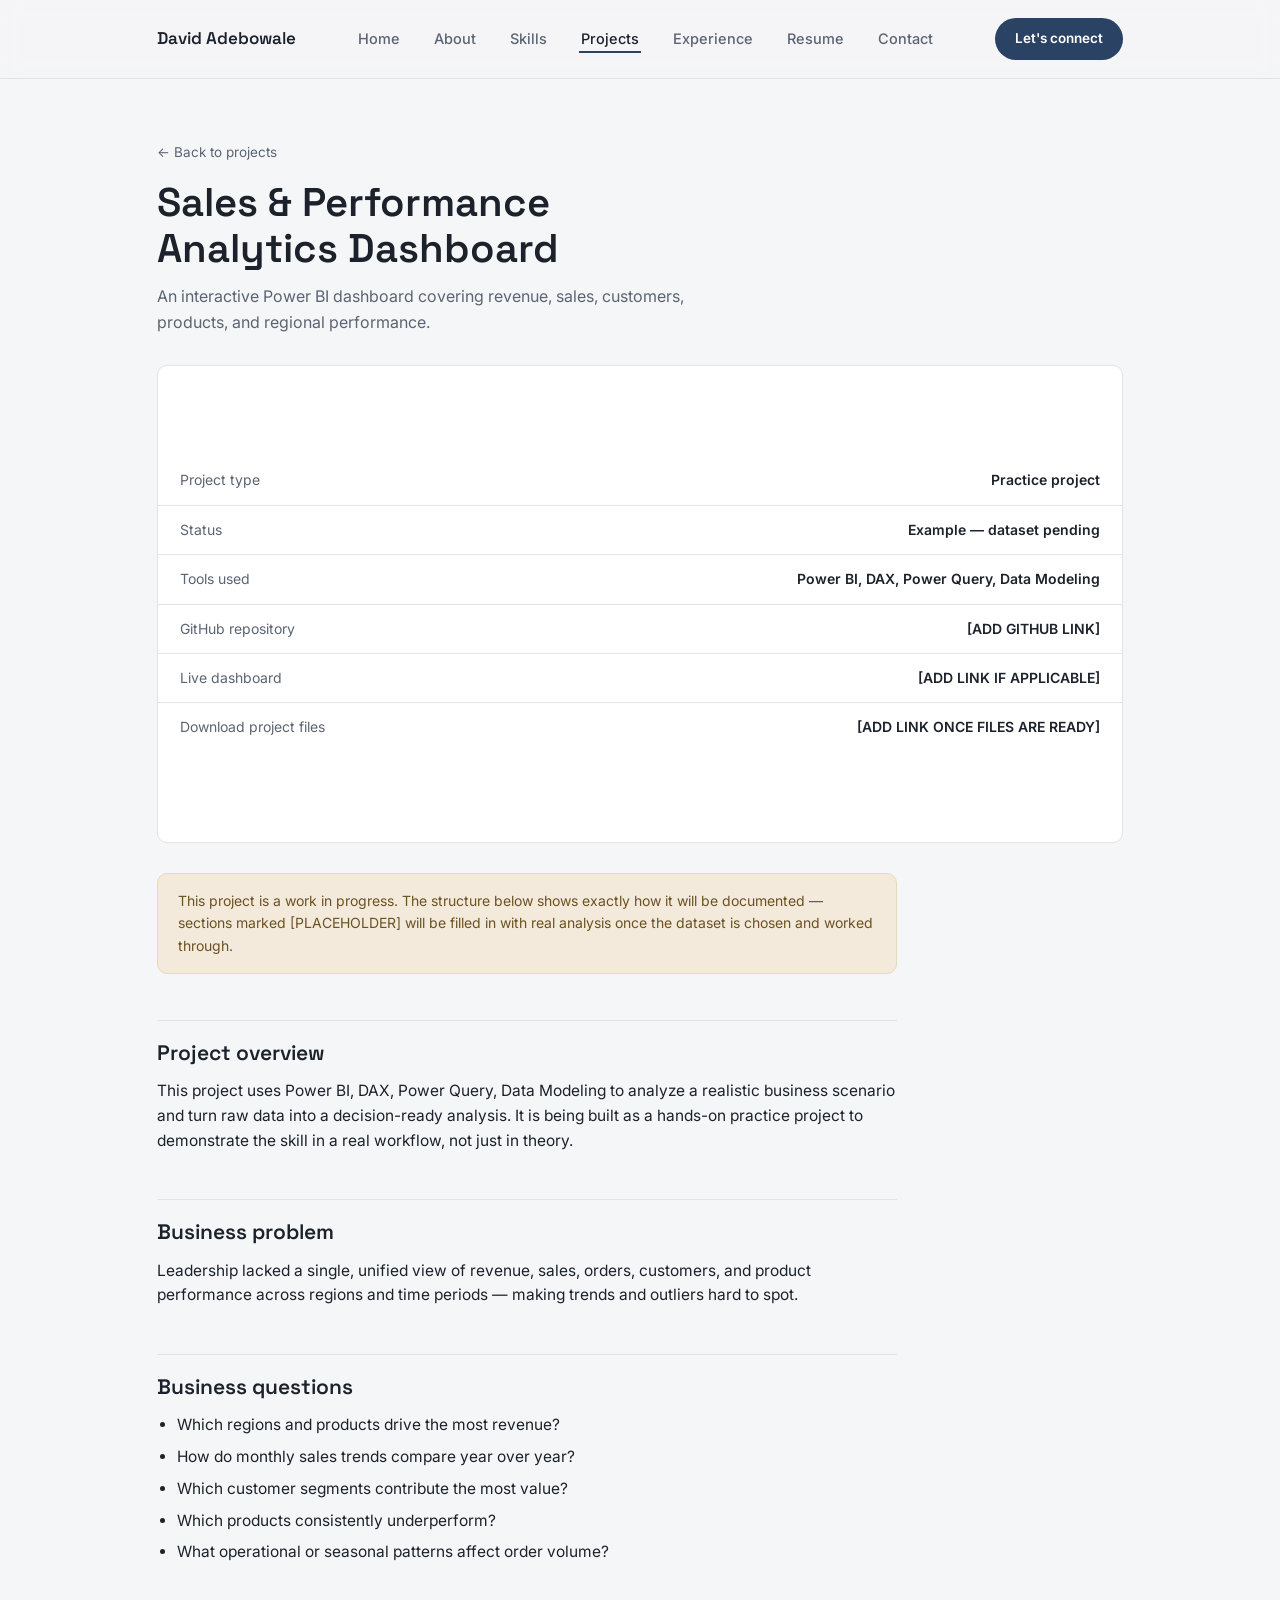
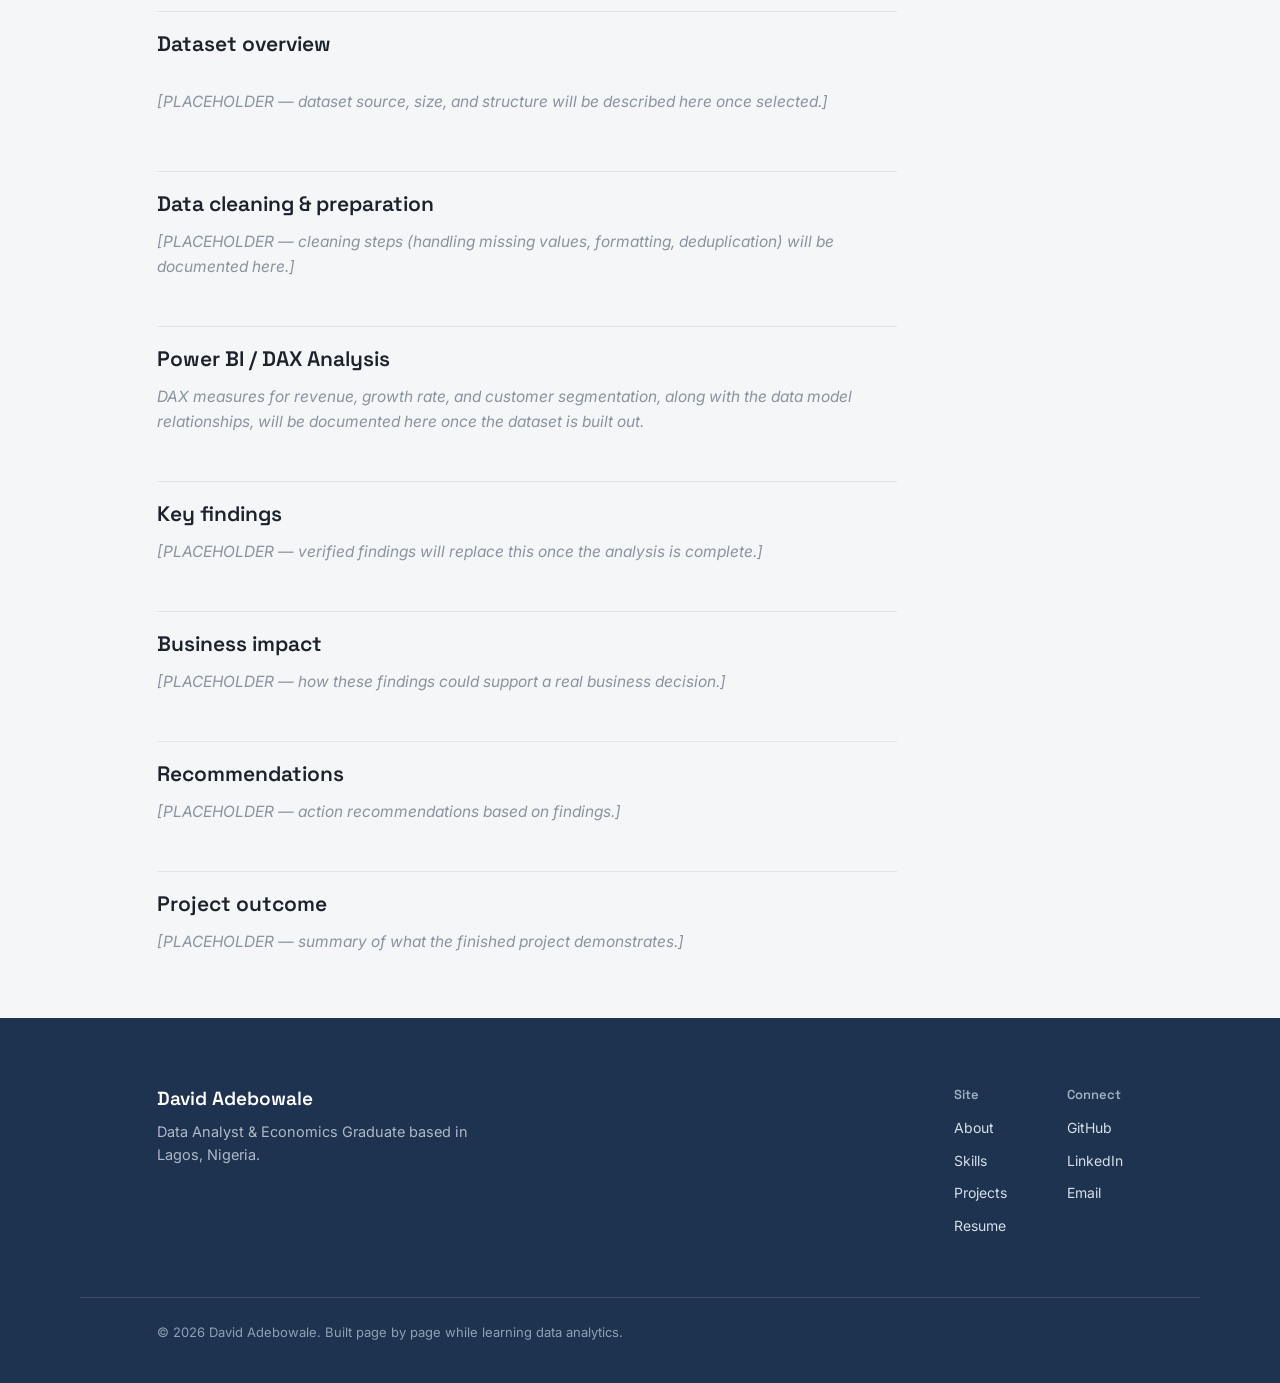
<file: sales-dashboard-powerbi.html>
<!DOCTYPE html>
<html lang="en">
<head>
<meta charset="UTF-8">
<meta name="viewport" content="width=device-width, initial-scale=1.0">
<title>Sales & Performance Analytics Dashboard — Case Study</title>
<meta name="description" content="An interactive Power BI dashboard covering revenue, sales, customers, products, and regional performance.">
<link rel="preconnect" href="https://fonts.googleapis.com">
<link href="https://fonts.googleapis.com/css2?family=Space+Grotesk:wght@500;600;700&family=Inter:wght@400;500;600&family=IBM+Plex+Mono:wght@400;500&display=swap" rel="stylesheet">
<link rel="stylesheet" href="../css/style.css">
</head>
<body>

<header class="site-header">
  <div class="nav-inner">
    <a href="../index.html" class="logo">David Adebowale</a>
    <button class="nav-toggle" aria-label="Toggle navigation" aria-expanded="false">
      <svg viewBox="0 0 24 24" fill="none" stroke="currentColor" stroke-width="1.8"><path d="M3 6h18M3 12h18M3 18h18"/></svg>
    </button>
    <ul class="nav-links">
      <li><a href="../index.html">Home</a></li>
      <li><a href="../about.html">About</a></li>
      <li><a href="../skills.html">Skills</a></li>
      <li><a href="../projects.html" class="active">Projects</a></li>
      <li><a href="../experience.html">Experience</a></li>
      <li><a href="../resume.html">Resume</a></li>
      <li><a href="../contact.html">Contact</a></li>
    </ul>
    <a href="../contact.html" class="nav-cta">Let's connect</a>
  </div>
</header>

<main>
  <div class="wrap">
    <section class="cs-hero">
      <a href="../projects.html" class="cs-back">← Back to projects</a>
      <h1>Sales & Performance Analytics Dashboard</h1>
      <p class="subtitle">An interactive Power BI dashboard covering revenue, sales, customers, products, and regional performance.</p>
    </section>

    <section class="cs-meta">
      <div class="cs-meta-row"><span class="k">Project type</span><span class="v">Practice project</span></div>
      <div class="cs-meta-row"><span class="k">Status</span><span class="v">Example — dataset pending</span></div>
      <div class="cs-meta-row"><span class="k">Tools used</span><span class="v">Power BI, DAX, Power Query, Data Modeling</span></div>
      <div class="cs-meta-row"><span class="k">GitHub repository</span><span class="v">[ADD GITHUB LINK]</span></div>
      <div class="cs-meta-row"><span class="k">Live dashboard</span><span class="v">[ADD LINK IF APPLICABLE]</span></div>
      <div class="cs-meta-row"><span class="k">Download project files</span><span class="v">[ADD LINK ONCE FILES ARE READY]</span></div>
    </section>

    <article class="cs-body">
      <div class="cs-placeholder-note">This project is a work in progress. The structure below shows exactly how it will be documented — sections marked [PLACEHOLDER] will be filled in with real analysis once the dataset is chosen and worked through.</div>

      <h2>Project overview</h2>
      <p>This project uses Power BI, DAX, Power Query, Data Modeling to analyze a realistic business scenario and turn raw data into a decision-ready analysis. It is being built as a hands-on practice project to demonstrate the skill in a real workflow, not just in theory.</p>

      <h2>Business problem</h2>
      <p>Leadership lacked a single, unified view of revenue, sales, orders, customers, and product performance across regions and time periods — making trends and outliers hard to spot.</p>

      <h2>Business questions</h2>
      <ul>
        <li>Which regions and products drive the most revenue?</li>
<li>How do monthly sales trends compare year over year?</li>
<li>Which customer segments contribute the most value?</li>
<li>Which products consistently underperform?</li>
<li>What operational or seasonal patterns affect order volume?</li>
      </ul>

      <h2>Dataset overview</h2>
      <p class="cs-body" style="color:var(--faint); font-style:italic;">[PLACEHOLDER — dataset source, size, and structure will be described here once selected.]</p>

      <h2>Data cleaning &amp; preparation</h2>
      <p style="color:var(--faint); font-style:italic;">[PLACEHOLDER — cleaning steps (handling missing values, formatting, deduplication) will be documented here.]</p>

      <h2>Power BI / DAX Analysis</h2>
      <p style="color:var(--faint); font-style:italic;">DAX measures for revenue, growth rate, and customer segmentation, along with the data model relationships, will be documented here once the dataset is built out.</p>

      <h2>Key findings</h2>
      <p style="color:var(--faint); font-style:italic;">[PLACEHOLDER — verified findings will replace this once the analysis is complete.]</p>

      <h2>Business impact</h2>
      <p style="color:var(--faint); font-style:italic;">[PLACEHOLDER — how these findings could support a real business decision.]</p>

      <h2>Recommendations</h2>
      <p style="color:var(--faint); font-style:italic;">[PLACEHOLDER — action recommendations based on findings.]</p>

      <h2>Project outcome</h2>
      <p style="color:var(--faint); font-style:italic;">[PLACEHOLDER — summary of what the finished project demonstrates.]</p>
    </article>
  </div>
</main>

<footer class="site-footer">
  <div class="wrap footer-inner">
    <div class="footer-brand">
      <h3>David Adebowale</h3>
      <p>Data Analyst &amp; Economics Graduate based in Lagos, Nigeria.</p>
    </div>
    <div class="footer-links">
      <div class="footer-col">
        <h4>Site</h4>
        <a href="../about.html">About</a>
        <a href="../skills.html">Skills</a>
        <a href="../projects.html">Projects</a>
        <a href="../resume.html">Resume</a>
      </div>
      <div class="footer-col">
        <h4>Connect</h4>
        <a href="[ADD GITHUB LINK]">GitHub</a>
        <a href="https://www.linkedin.com/in/david-adebowale-99b853360" target="_blank" rel="noopener">LinkedIn</a>
        <a href="mailto:davidadebowale113@gmail.com">Email</a>
      </div>
    </div>
  </div>
  <div class="wrap footer-bottom">© 2026 David Adebowale. Built page by page while learning data analytics.</div>
</footer>
<script src="../js/main.js"></script>

</body>
</html>
</file>
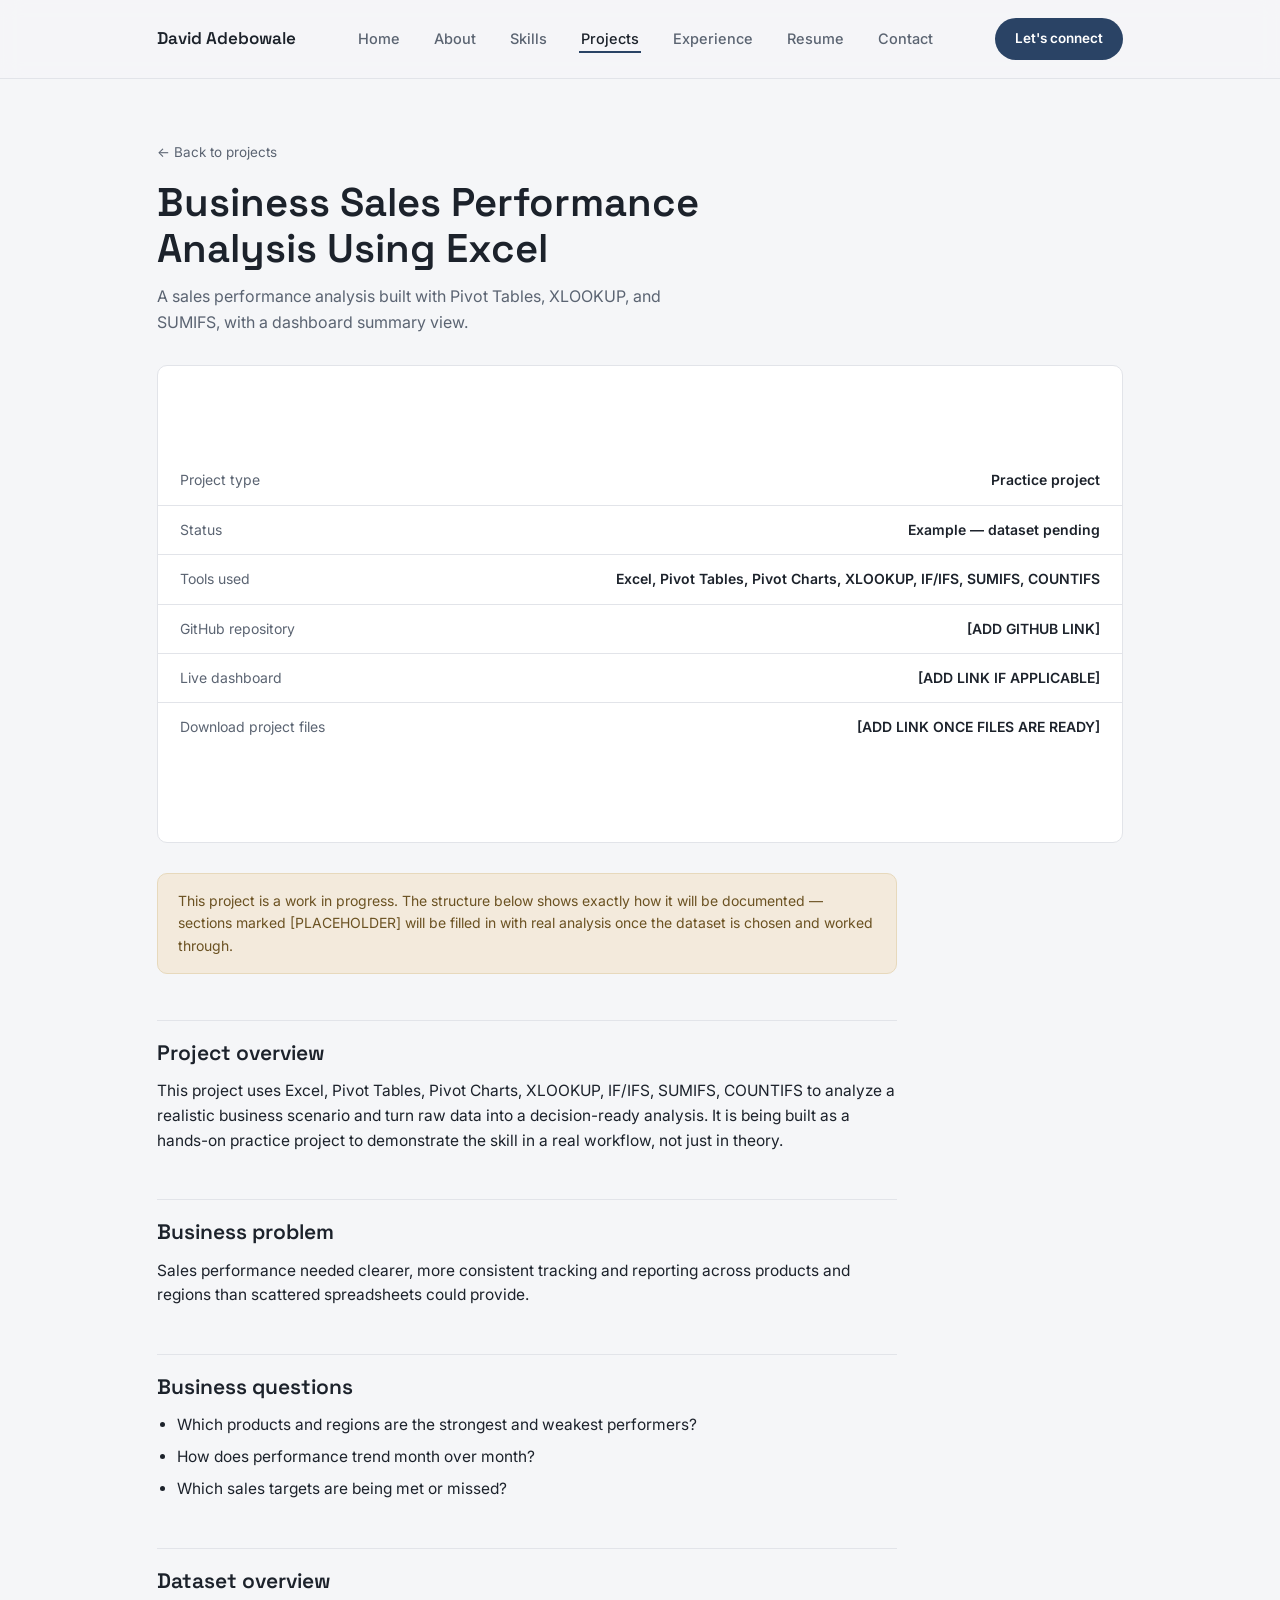
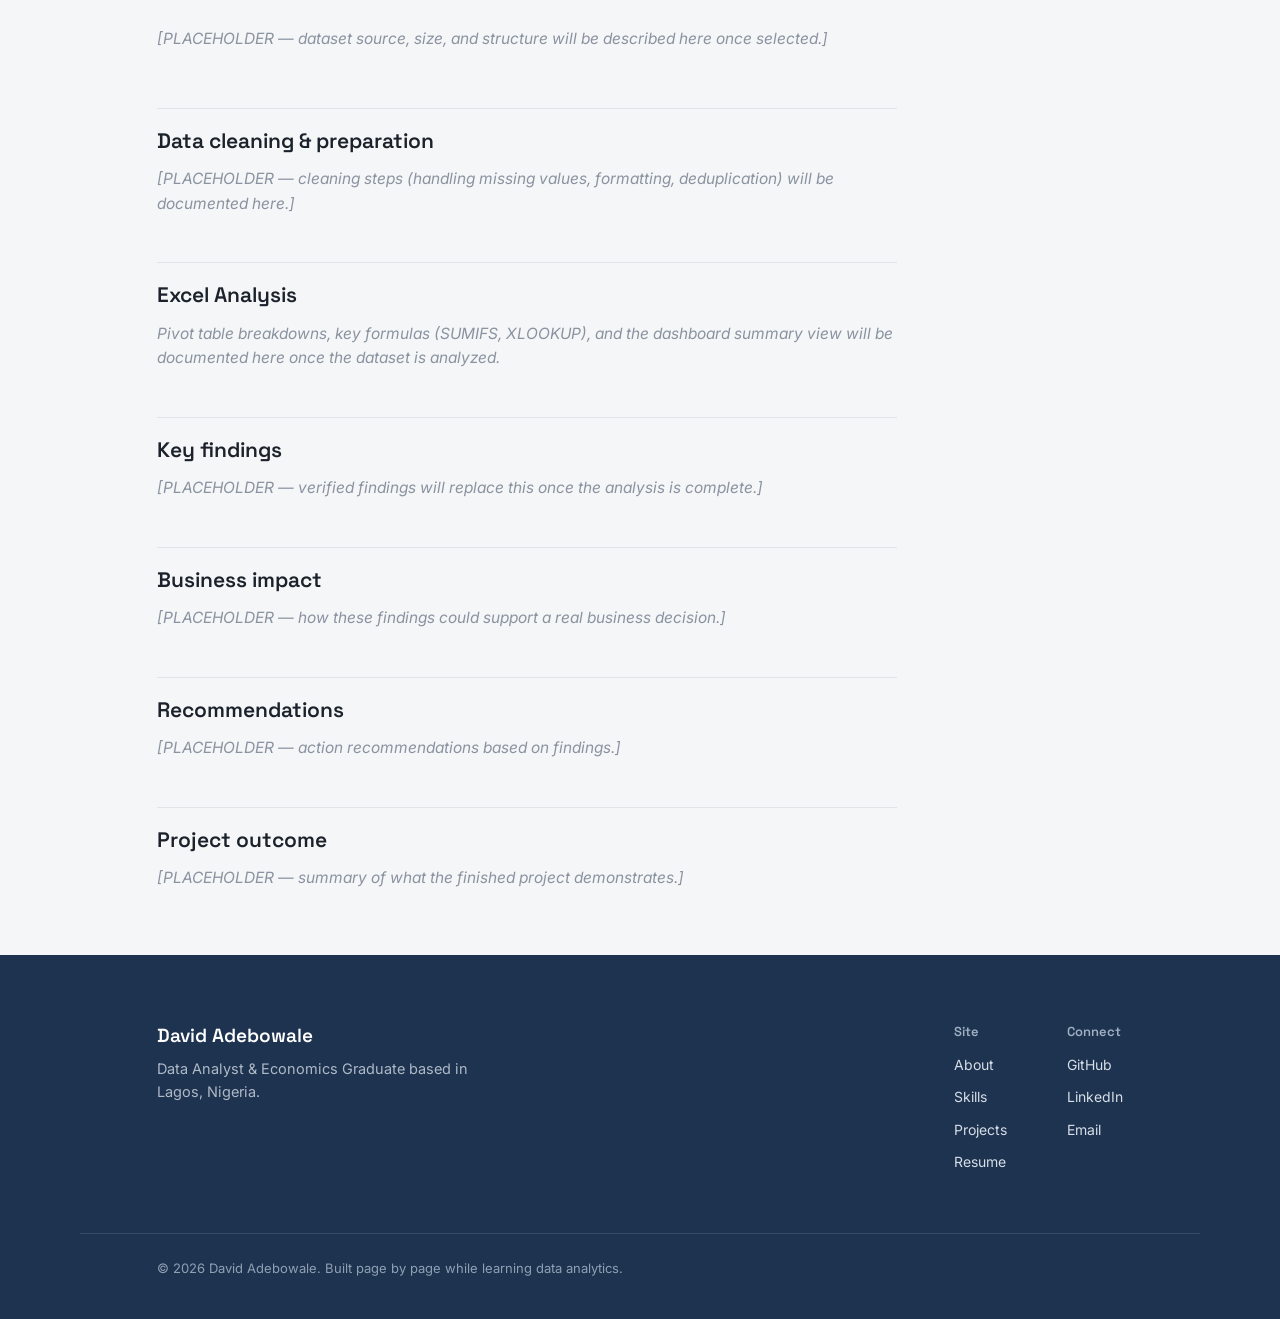
<file: sales-performance-excel.html>
<!DOCTYPE html>
<html lang="en">
<head>
<meta charset="UTF-8">
<meta name="viewport" content="width=device-width, initial-scale=1.0">
<title>Business Sales Performance Analysis Using Excel — Case Study</title>
<meta name="description" content="A sales performance analysis built with Pivot Tables, XLOOKUP, and SUMIFS, with a dashboard summary view.">
<link rel="preconnect" href="https://fonts.googleapis.com">
<link href="https://fonts.googleapis.com/css2?family=Space+Grotesk:wght@500;600;700&family=Inter:wght@400;500;600&family=IBM+Plex+Mono:wght@400;500&display=swap" rel="stylesheet">
<link rel="stylesheet" href="../css/style.css">
</head>
<body>

<header class="site-header">
  <div class="nav-inner">
    <a href="../index.html" class="logo">David Adebowale</a>
    <button class="nav-toggle" aria-label="Toggle navigation" aria-expanded="false">
      <svg viewBox="0 0 24 24" fill="none" stroke="currentColor" stroke-width="1.8"><path d="M3 6h18M3 12h18M3 18h18"/></svg>
    </button>
    <ul class="nav-links">
      <li><a href="../index.html">Home</a></li>
      <li><a href="../about.html">About</a></li>
      <li><a href="../skills.html">Skills</a></li>
      <li><a href="../projects.html" class="active">Projects</a></li>
      <li><a href="../experience.html">Experience</a></li>
      <li><a href="../resume.html">Resume</a></li>
      <li><a href="../contact.html">Contact</a></li>
    </ul>
    <a href="../contact.html" class="nav-cta">Let's connect</a>
  </div>
</header>

<main>
  <div class="wrap">
    <section class="cs-hero">
      <a href="../projects.html" class="cs-back">← Back to projects</a>
      <h1>Business Sales Performance Analysis Using Excel</h1>
      <p class="subtitle">A sales performance analysis built with Pivot Tables, XLOOKUP, and SUMIFS, with a dashboard summary view.</p>
    </section>

    <section class="cs-meta">
      <div class="cs-meta-row"><span class="k">Project type</span><span class="v">Practice project</span></div>
      <div class="cs-meta-row"><span class="k">Status</span><span class="v">Example — dataset pending</span></div>
      <div class="cs-meta-row"><span class="k">Tools used</span><span class="v">Excel, Pivot Tables, Pivot Charts, XLOOKUP, IF/IFS, SUMIFS, COUNTIFS</span></div>
      <div class="cs-meta-row"><span class="k">GitHub repository</span><span class="v">[ADD GITHUB LINK]</span></div>
      <div class="cs-meta-row"><span class="k">Live dashboard</span><span class="v">[ADD LINK IF APPLICABLE]</span></div>
      <div class="cs-meta-row"><span class="k">Download project files</span><span class="v">[ADD LINK ONCE FILES ARE READY]</span></div>
    </section>

    <article class="cs-body">
      <div class="cs-placeholder-note">This project is a work in progress. The structure below shows exactly how it will be documented — sections marked [PLACEHOLDER] will be filled in with real analysis once the dataset is chosen and worked through.</div>

      <h2>Project overview</h2>
      <p>This project uses Excel, Pivot Tables, Pivot Charts, XLOOKUP, IF/IFS, SUMIFS, COUNTIFS to analyze a realistic business scenario and turn raw data into a decision-ready analysis. It is being built as a hands-on practice project to demonstrate the skill in a real workflow, not just in theory.</p>

      <h2>Business problem</h2>
      <p>Sales performance needed clearer, more consistent tracking and reporting across products and regions than scattered spreadsheets could provide.</p>

      <h2>Business questions</h2>
      <ul>
        <li>Which products and regions are the strongest and weakest performers?</li>
<li>How does performance trend month over month?</li>
<li>Which sales targets are being met or missed?</li>
      </ul>

      <h2>Dataset overview</h2>
      <p class="cs-body" style="color:var(--faint); font-style:italic;">[PLACEHOLDER — dataset source, size, and structure will be described here once selected.]</p>

      <h2>Data cleaning &amp; preparation</h2>
      <p style="color:var(--faint); font-style:italic;">[PLACEHOLDER — cleaning steps (handling missing values, formatting, deduplication) will be documented here.]</p>

      <h2>Excel Analysis</h2>
      <p style="color:var(--faint); font-style:italic;">Pivot table breakdowns, key formulas (SUMIFS, XLOOKUP), and the dashboard summary view will be documented here once the dataset is analyzed.</p>

      <h2>Key findings</h2>
      <p style="color:var(--faint); font-style:italic;">[PLACEHOLDER — verified findings will replace this once the analysis is complete.]</p>

      <h2>Business impact</h2>
      <p style="color:var(--faint); font-style:italic;">[PLACEHOLDER — how these findings could support a real business decision.]</p>

      <h2>Recommendations</h2>
      <p style="color:var(--faint); font-style:italic;">[PLACEHOLDER — action recommendations based on findings.]</p>

      <h2>Project outcome</h2>
      <p style="color:var(--faint); font-style:italic;">[PLACEHOLDER — summary of what the finished project demonstrates.]</p>
    </article>
  </div>
</main>

<footer class="site-footer">
  <div class="wrap footer-inner">
    <div class="footer-brand">
      <h3>David Adebowale</h3>
      <p>Data Analyst &amp; Economics Graduate based in Lagos, Nigeria.</p>
    </div>
    <div class="footer-links">
      <div class="footer-col">
        <h4>Site</h4>
        <a href="../about.html">About</a>
        <a href="../skills.html">Skills</a>
        <a href="../projects.html">Projects</a>
        <a href="../resume.html">Resume</a>
      </div>
      <div class="footer-col">
        <h4>Connect</h4>
        <a href="[ADD GITHUB LINK]">GitHub</a>
        <a href="https://www.linkedin.com/in/david-adebowale-99b853360" target="_blank" rel="noopener">LinkedIn</a>
        <a href="mailto:davidadebowale113@gmail.com">Email</a>
      </div>
    </div>
  </div>
  <div class="wrap footer-bottom">© 2026 David Adebowale. Built page by page while learning data analytics.</div>
</footer>
<script src="../js/main.js"></script>

</body>
</html>
</file>
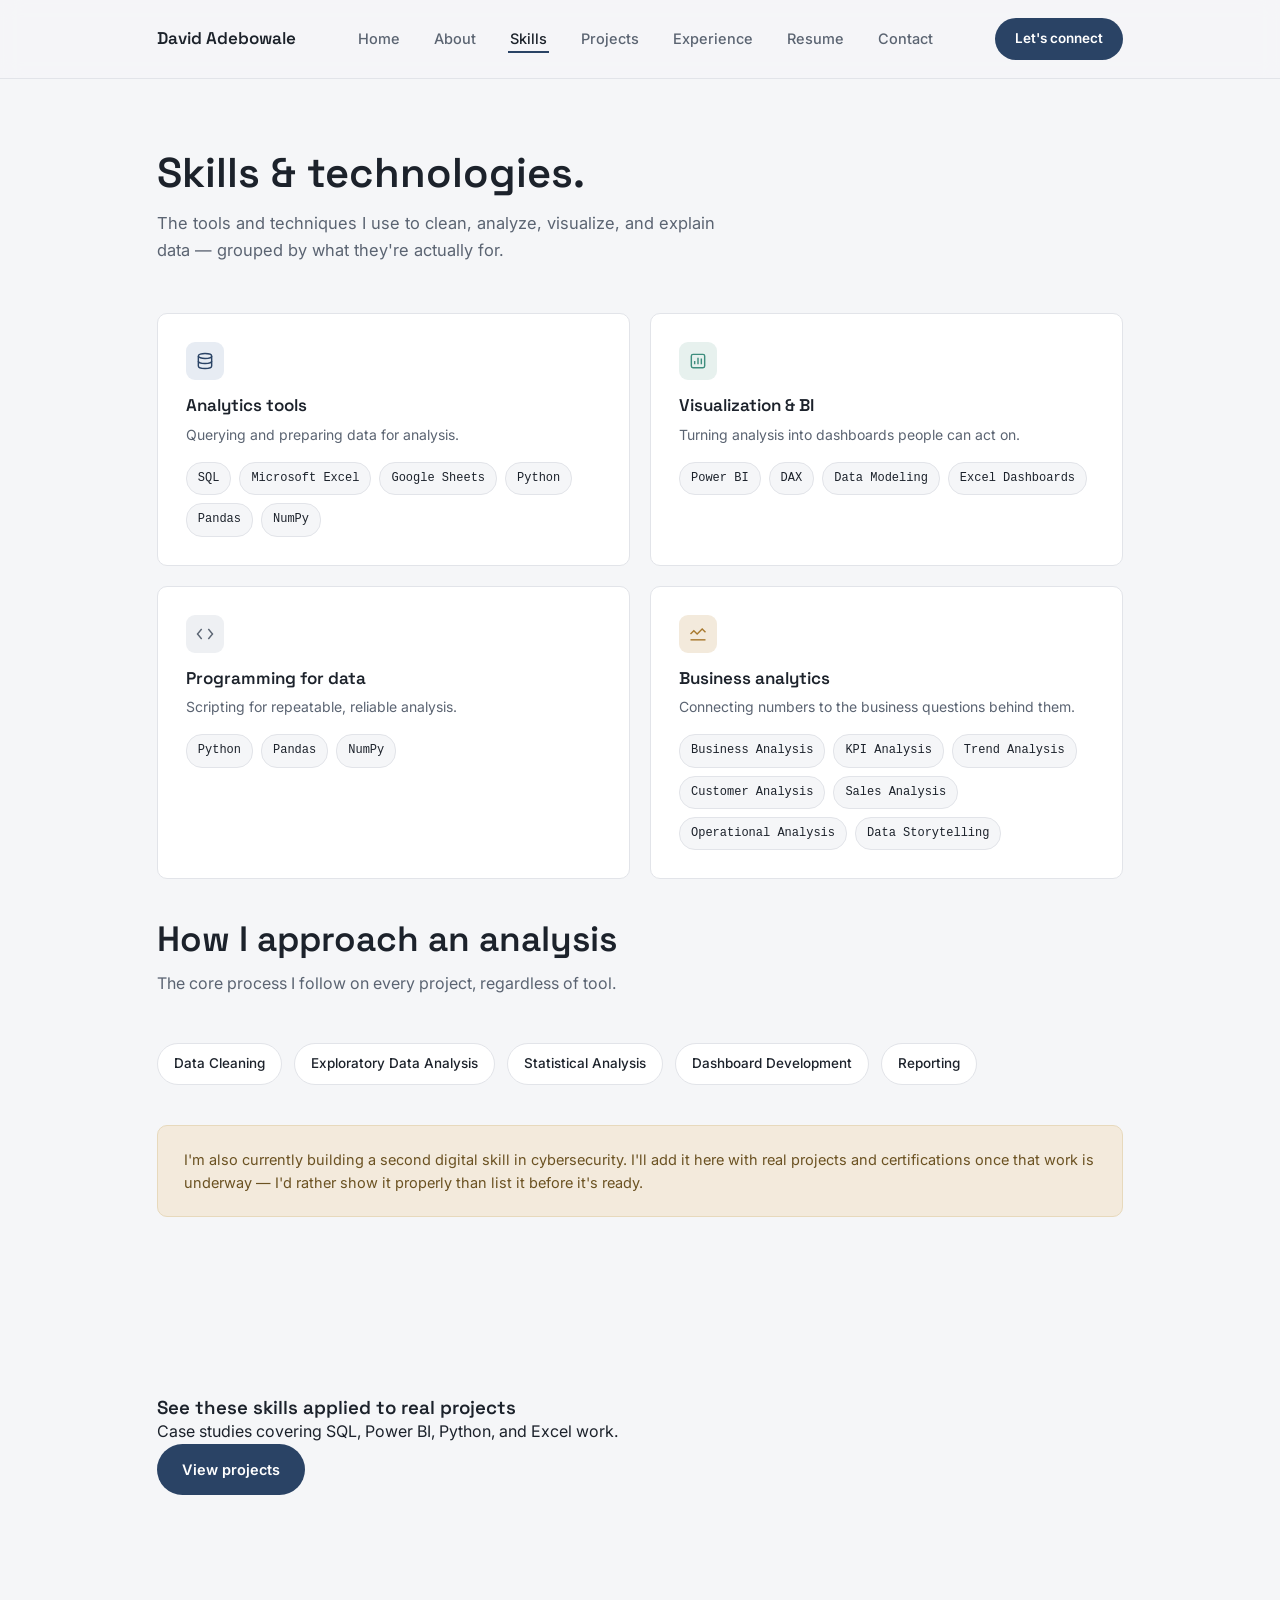
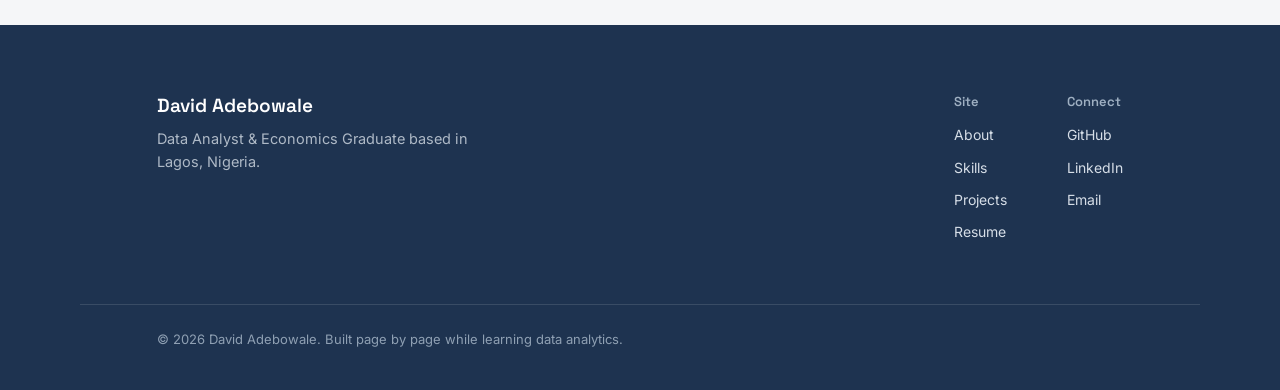
<file: skills.html>
<!DOCTYPE html>
<html lang="en">
<head>
<meta charset="UTF-8">
<meta name="viewport" content="width=device-width, initial-scale=1.0">
<title>Skills — David Adebowale, Data Analyst</title>
<meta name="description" content="SQL, Power BI, DAX, Python, Pandas, Excel, and business analytics skills used by David Adebowale, an entry-level Data Analyst and Economics graduate.">
<link rel="preconnect" href="https://fonts.googleapis.com">
<link href="https://fonts.googleapis.com/css2?family=Space+Grotesk:wght@500;600;700&family=Inter:wght@400;500;600&display=swap" rel="stylesheet">
<link rel="stylesheet" href="css/style.css">
<style>
  .page-head{ padding: 70px 0 10px; }
  .page-head h1{ font-size: clamp(1.9rem, 4vw, 2.6rem); max-width: 20ch; }
  .page-head p{ margin-top: 14px; color: var(--muted); font-size: 16.5px; max-width: 56ch; }

  .cat-grid{ display:grid; grid-template-columns: repeat(2, 1fr); gap:20px; padding: 40px 0; }
  .cat-card{ background:var(--surface); border:1px solid var(--line); border-radius:var(--radius-card); padding:28px; }
  .cat-card .icon{ width:38px; height:38px; border-radius:9px; display:flex; align-items:center; justify-content:center; margin-bottom:16px; }
  .cat-card .icon svg{ width:20px; height:20px; }
  .cat-card h3{ font-size:17px; }
  .cat-card .desc{ color:var(--muted); font-size:14px; margin-top:8px; }
  .chip-row{ display:flex; flex-wrap:wrap; gap:8px; margin-top:16px; }
  .chip{ font-family:'IBM Plex Mono', monospace; font-size:12px; padding:6px 11px; border-radius:16px; background: var(--bg); border:1px solid var(--line); color: var(--ink); }

  .icon-blue{ background:#E7ECF3; color:var(--primary); }
  .icon-teal{ background:var(--signal-soft); color:var(--signal); }
  .icon-amber{ background:var(--amber-soft); color:var(--amber); }
  .icon-grey{ background:#EEF0F3; color:var(--muted); }

  @media (max-width:820px){ .cat-grid{ grid-template-columns:1fr; } }

  .process-row{ display:flex; gap:12px; flex-wrap:wrap; margin-top: 10px; }
  .process-chip{ font-size:13.5px; font-weight:500; padding:9px 16px; border-radius:var(--radius-pill); background:var(--surface); border:1px solid var(--line); }

  .note-card{ background: var(--amber-soft); border:1px solid #E7D9BC; border-radius: var(--radius-card); padding:22px 26px; margin-top:40px; }
  .note-card p{ font-size:14.5px; color:#6B5222; }
</style>
</head>
<body>

<header class="site-header">
  <div class="nav-inner">
    <a href="index.html" class="logo">David Adebowale</a>
    <button class="nav-toggle" aria-label="Toggle navigation" aria-expanded="false">
      <svg viewBox="0 0 24 24" fill="none" stroke="currentColor" stroke-width="1.8"><path d="M3 6h18M3 12h18M3 18h18"/></svg>
    </button>
    <ul class="nav-links">
      <li><a href="index.html">Home</a></li>
      <li><a href="about.html">About</a></li>
      <li><a href="skills.html" class="active">Skills</a></li>
      <li><a href="projects.html">Projects</a></li>
      <li><a href="experience.html">Experience</a></li>
      <li><a href="resume.html">Resume</a></li>
      <li><a href="contact.html">Contact</a></li>
    </ul>
    <a href="contact.html" class="nav-cta">Let's connect</a>
  </div>
</header>

<main>
  <div class="wrap">
    <section class="page-head">
      <h1>Skills &amp; technologies.</h1>
      <p>The tools and techniques I use to clean, analyze, visualize, and explain data — grouped by what they're actually for.</p>
    </section>

    <section class="cat-grid">
      <div class="cat-card">
        <div class="icon icon-blue">
          <svg viewBox="0 0 24 24" fill="none" stroke="currentColor" stroke-width="1.7"><ellipse cx="12" cy="6" rx="8" ry="3"/><path d="M4 6v6c0 1.7 3.6 3 8 3s8-1.3 8-3V6"/><path d="M4 12v6c0 1.7 3.6 3 8 3s8-1.3 8-3v-6"/></svg>
        </div>
        <h3>Analytics tools</h3>
        <p class="desc">Querying and preparing data for analysis.</p>
        <div class="chip-row">
          <span class="chip">SQL</span>
          <span class="chip">Microsoft Excel</span>
          <span class="chip">Google Sheets</span>
          <span class="chip">Python</span>
          <span class="chip">Pandas</span>
          <span class="chip">NumPy</span>
        </div>
      </div>

      <div class="cat-card">
        <div class="icon icon-teal">
          <svg viewBox="0 0 24 24" fill="none" stroke="currentColor" stroke-width="1.7"><rect x="4" y="4" width="16" height="16" rx="2"/><path d="M8 16v-4M12 16V8M16 16v-7"/></svg>
        </div>
        <h3>Visualization &amp; BI</h3>
        <p class="desc">Turning analysis into dashboards people can act on.</p>
        <div class="chip-row">
          <span class="chip">Power BI</span>
          <span class="chip">DAX</span>
          <span class="chip">Data Modeling</span>
          <span class="chip">Excel Dashboards</span>
        </div>
      </div>

      <div class="cat-card">
        <div class="icon icon-grey">
          <svg viewBox="0 0 24 24" fill="none" stroke="currentColor" stroke-width="1.7"><path d="M8 6L3 12l5 6M16 6l5 6-5 6"/></svg>
        </div>
        <h3>Programming for data</h3>
        <p class="desc">Scripting for repeatable, reliable analysis.</p>
        <div class="chip-row">
          <span class="chip">Python</span>
          <span class="chip">Pandas</span>
          <span class="chip">NumPy</span>
        </div>
      </div>

      <div class="cat-card">
        <div class="icon icon-amber">
          <svg viewBox="0 0 24 24" fill="none" stroke="currentColor" stroke-width="1.7"><path d="M3 12l4-4 4 4 6-6 4 4"/><path d="M3 19h18"/></svg>
        </div>
        <h3>Business analytics</h3>
        <p class="desc">Connecting numbers to the business questions behind them.</p>
        <div class="chip-row">
          <span class="chip">Business Analysis</span>
          <span class="chip">KPI Analysis</span>
          <span class="chip">Trend Analysis</span>
          <span class="chip">Customer Analysis</span>
          <span class="chip">Sales Analysis</span>
          <span class="chip">Operational Analysis</span>
          <span class="chip">Data Storytelling</span>
        </div>
      </div>
    </section>

    <section aria-labelledby="process-head" style="padding-top:0;">
      <div class="section-head">
        <h2 id="process-head">How I approach an analysis</h2>
        <p>The core process I follow on every project, regardless of tool.</p>
      </div>
      <div class="process-row">
        <span class="process-chip">Data Cleaning</span>
        <span class="process-chip">Exploratory Data Analysis</span>
        <span class="process-chip">Statistical Analysis</span>
        <span class="process-chip">Dashboard Development</span>
        <span class="process-chip">Reporting</span>
      </div>

      <div class="note-card">
        <p>I'm also currently building a second digital skill in cybersecurity. I'll add it here with real projects and certifications once that work is underway — I'd rather show it properly than list it before it's ready.</p>
      </div>
    </section>

    <section>
      <div class="teaser">
        <div class="teaser-text">
          <h3>See these skills applied to real projects</h3>
          <p>Case studies covering SQL, Power BI, Python, and Excel work.</p>
        </div>
        <a href="projects.html" class="btn btn-primary">View projects</a>
      </div>
    </section>
  </div>
</main>

<footer class="site-footer">
  <div class="wrap footer-inner">
    <div class="footer-brand">
      <h3>David Adebowale</h3>
      <p>Data Analyst &amp; Economics Graduate based in Lagos, Nigeria.</p>
    </div>
    <div class="footer-links">
      <div class="footer-col">
        <h4>Site</h4>
        <a href="about.html">About</a>
        <a href="skills.html">Skills</a>
        <a href="projects.html">Projects</a>
        <a href="resume.html">Resume</a>
      </div>
      <div class="footer-col">
        <h4>Connect</h4>
        <a href="[ADD GITHUB LINK]">GitHub</a>
        <a href="https://www.linkedin.com/in/david-adebowale-99b853360" target="_blank" rel="noopener">LinkedIn</a>
        <a href="mailto:davidadebowale113@gmail.com">Email</a>
      </div>
    </div>
  </div>
  <div class="wrap footer-bottom">© 2026 David Adebowale. Built page by page while learning data analytics.</div>
</footer>

<script src="js/main.js"></script>
</body>
</html>
</file>
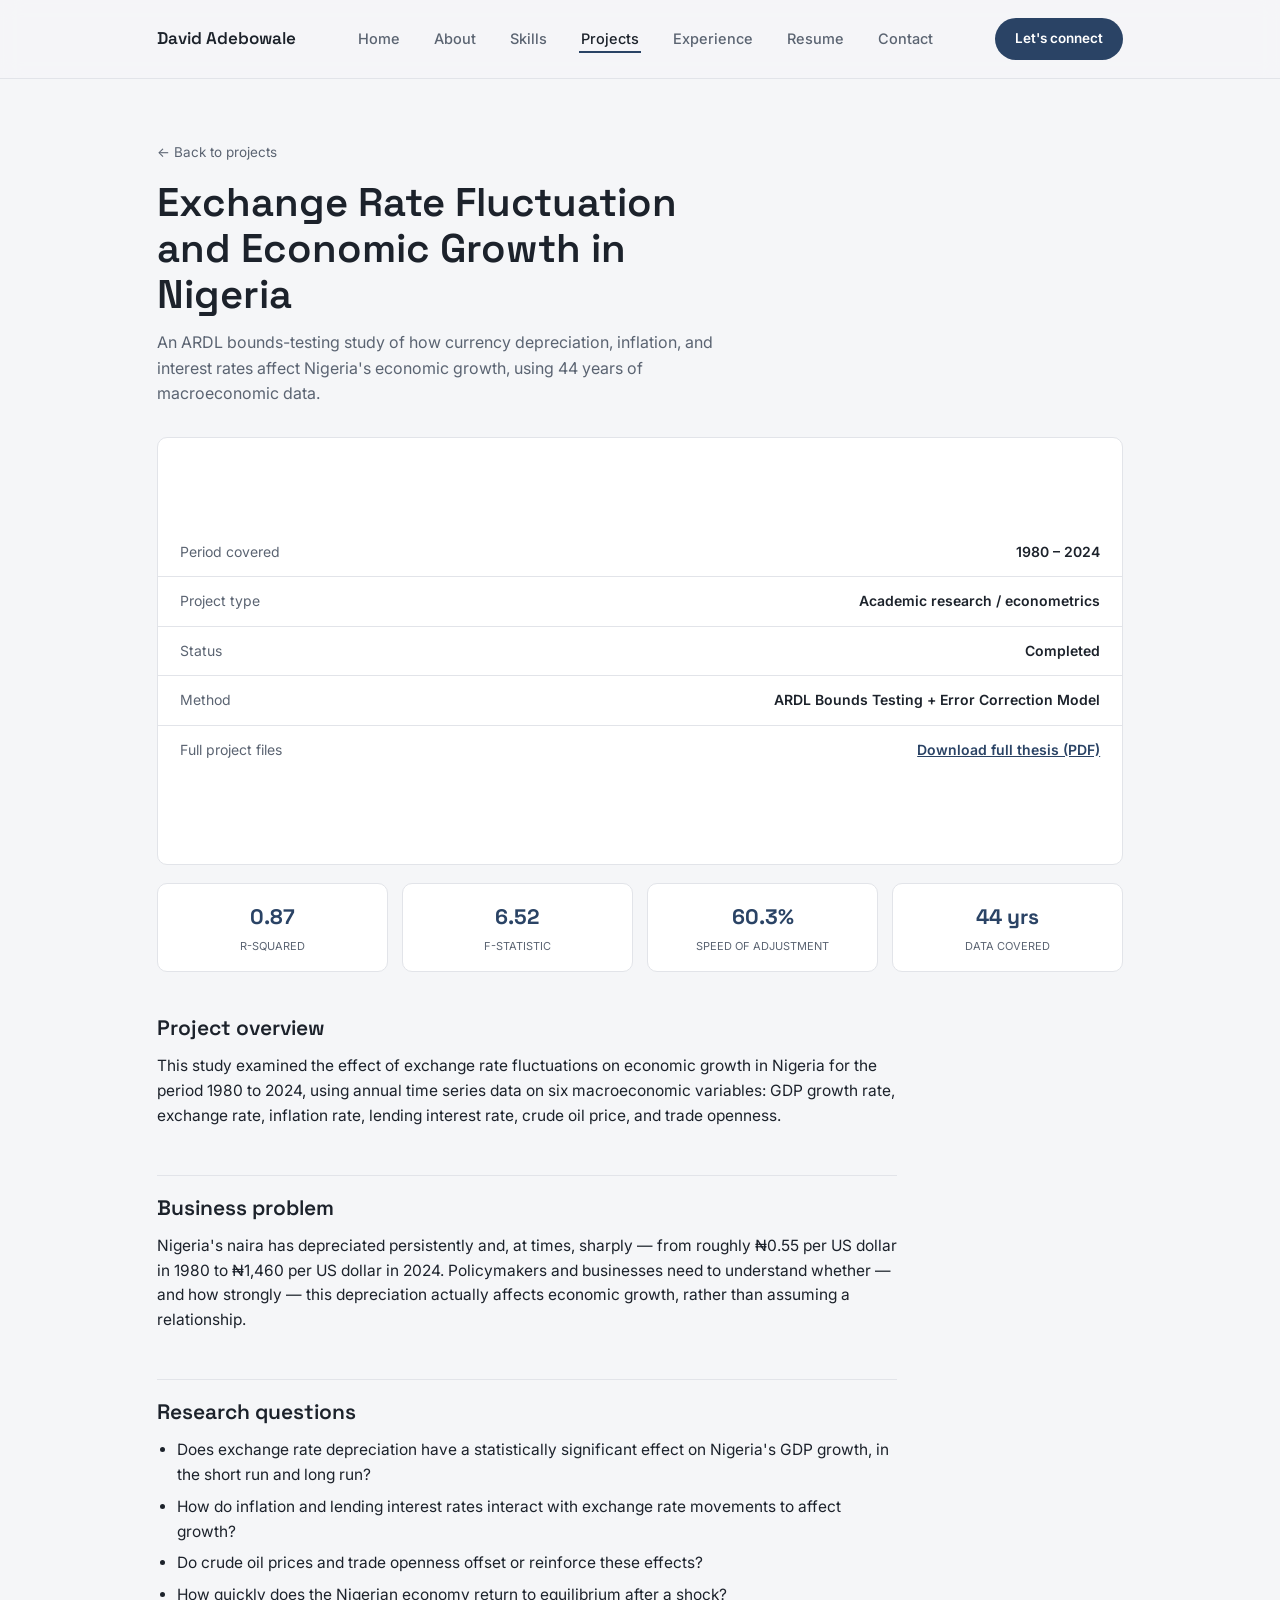
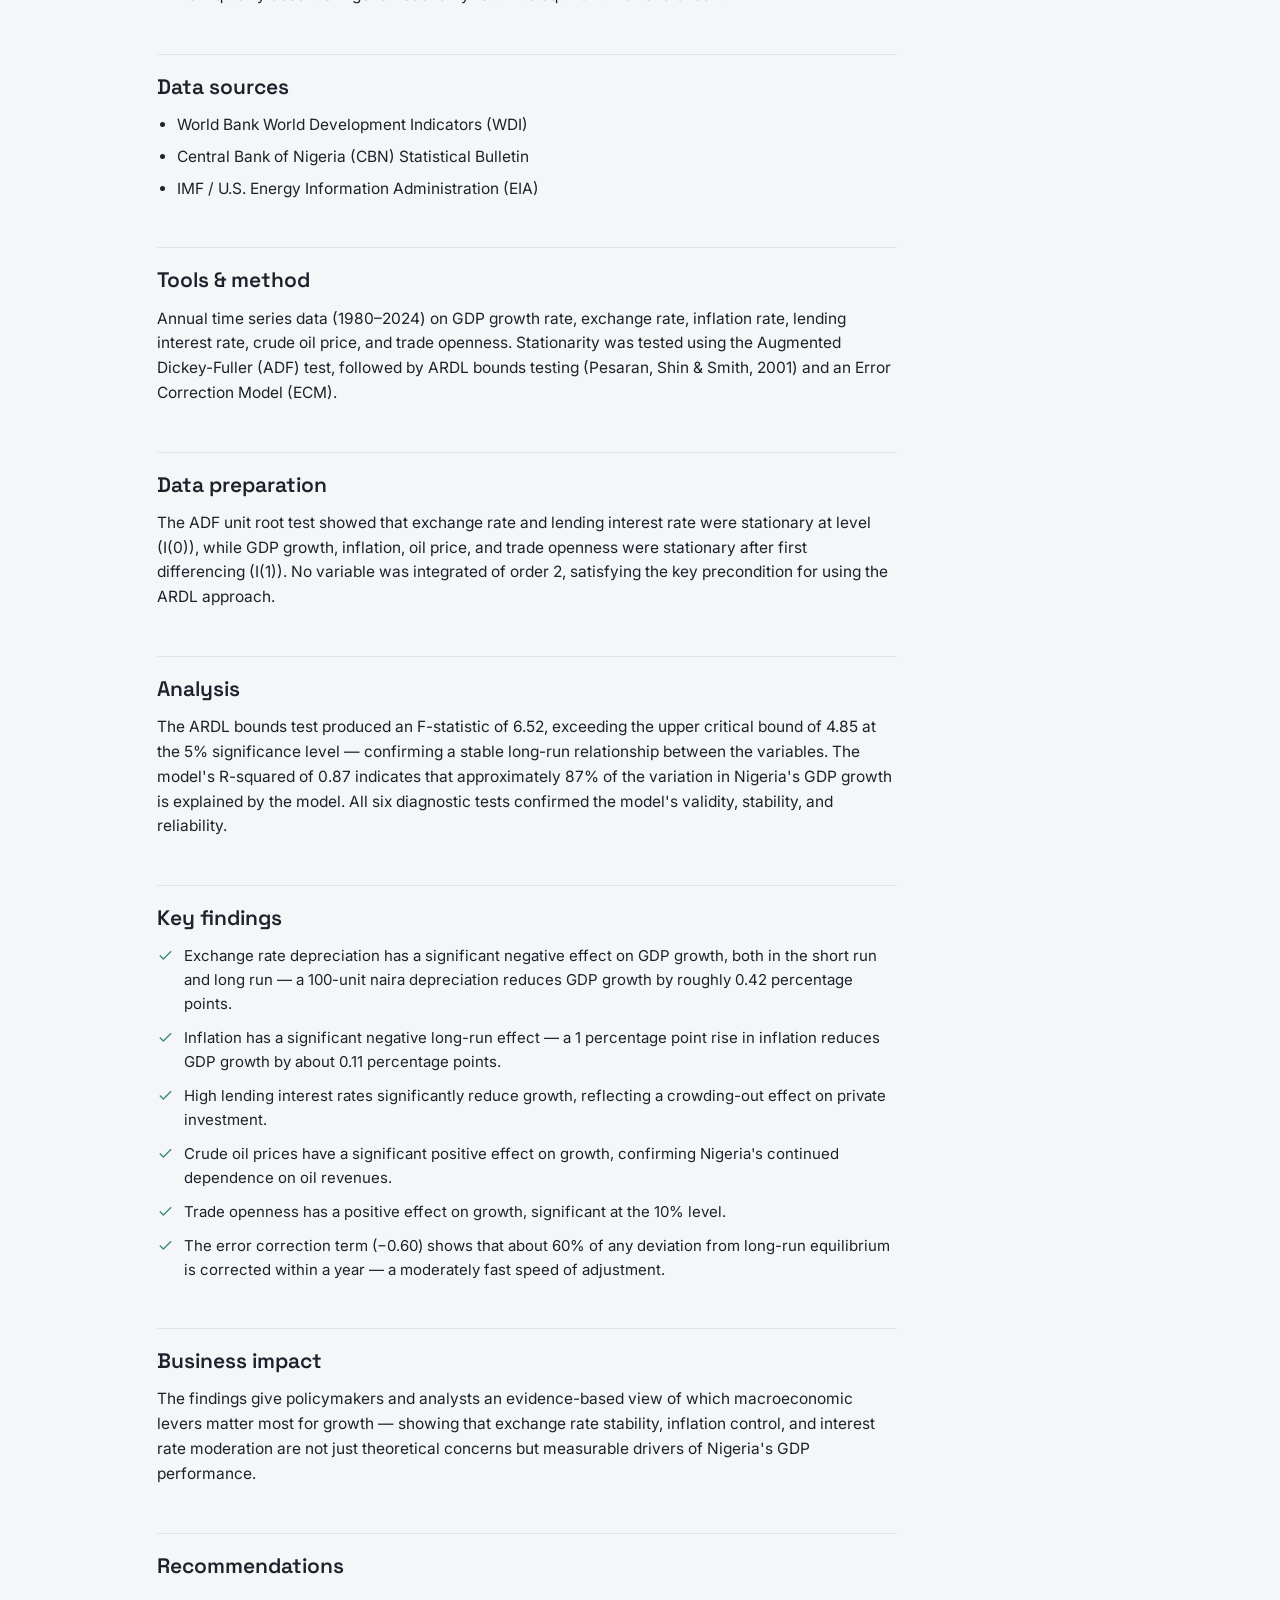
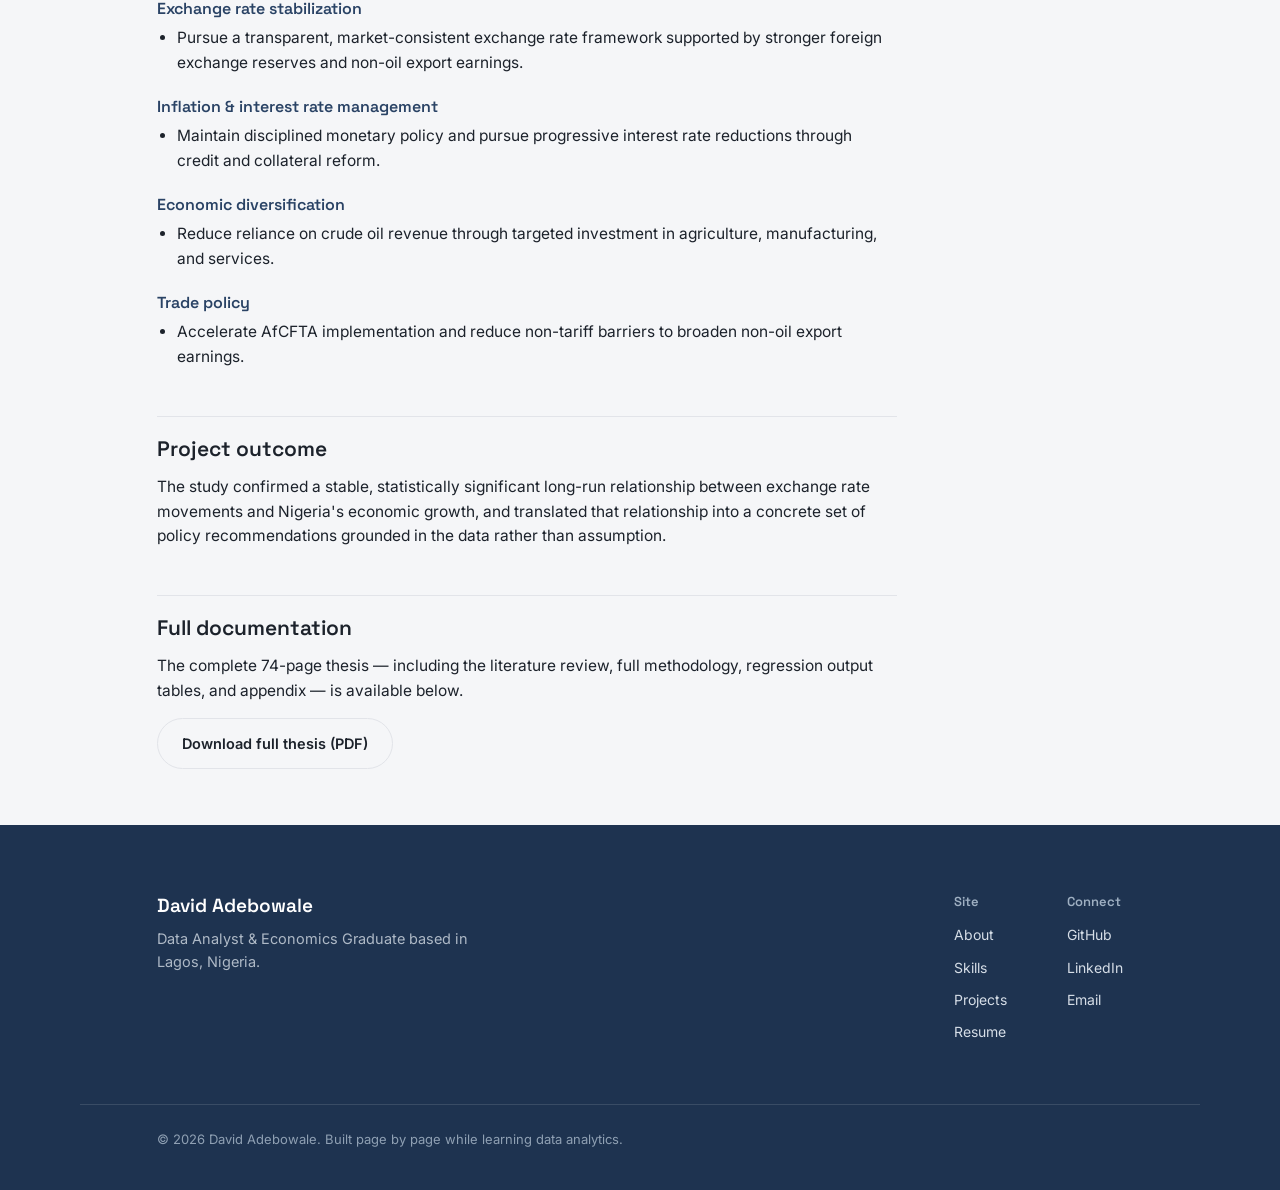
<file: projects/exchange-rate-ardl.html>
<!DOCTYPE html>
<html lang="en">
<head>
<meta charset="UTF-8">
<meta name="viewport" content="width=device-width, initial-scale=1.0">
<title>Exchange Rate Fluctuation and Economic Growth in Nigeria — Case Study</title>
<meta name="description" content="ARDL bounds-testing analysis of how exchange rate, inflation, and interest rates affect Nigeria's GDP growth, 1980–2024.">
<link rel="preconnect" href="https://fonts.googleapis.com">
<link href="https://fonts.googleapis.com/css2?family=Space+Grotesk:wght@500;600;700&family=Inter:wght@400;500;600&family=IBM+Plex+Mono:wght@400;500&display=swap" rel="stylesheet">
<link rel="stylesheet" href="../css/style.css">
</head>
<body>

<header class="site-header">
  <div class="nav-inner">
    <a href="../index.html" class="logo">David Adebowale</a>
    <button class="nav-toggle" aria-label="Toggle navigation" aria-expanded="false">
      <svg viewBox="0 0 24 24" fill="none" stroke="currentColor" stroke-width="1.8"><path d="M3 6h18M3 12h18M3 18h18"/></svg>
    </button>
    <ul class="nav-links">
      <li><a href="../index.html">Home</a></li>
      <li><a href="../about.html">About</a></li>
      <li><a href="../skills.html">Skills</a></li>
      <li><a href="../projects.html" class="active">Projects</a></li>
      <li><a href="../experience.html">Experience</a></li>
      <li><a href="../resume.html">Resume</a></li>
      <li><a href="../contact.html">Contact</a></li>
    </ul>
    <a href="../contact.html" class="nav-cta">Let's connect</a>
  </div>
</header>

<main>
  <div class="wrap">
    <section class="cs-hero">
      <a href="../projects.html" class="cs-back">← Back to projects</a>
      <h1>Exchange Rate Fluctuation and Economic Growth in Nigeria</h1>
      <p class="subtitle">An ARDL bounds-testing study of how currency depreciation, inflation, and interest rates affect Nigeria's economic growth, using 44 years of macroeconomic data.</p>
    </section>

    <section class="cs-meta">
      <div class="cs-meta-row"><span class="k">Period covered</span><span class="v">1980 – 2024</span></div>
      <div class="cs-meta-row"><span class="k">Project type</span><span class="v">Academic research / econometrics</span></div>
      <div class="cs-meta-row"><span class="k">Status</span><span class="v">Completed</span></div>
      <div class="cs-meta-row"><span class="k">Method</span><span class="v">ARDL Bounds Testing + Error Correction Model</span></div>
      <div class="cs-meta-row"><span class="k">Full project files</span><span class="v"><a href="../assets/downloads/ADEBOWALE_Full_Project_Exchange_Rate_ARDL.pdf">Download full thesis (PDF)</a></span></div>
    </section>

    <div class="cs-metric-row">
      <div class="cs-metric"><div class="m-val">0.87</div><div class="m-lbl">R-SQUARED</div></div>
      <div class="cs-metric"><div class="m-val">6.52</div><div class="m-lbl">F-STATISTIC</div></div>
      <div class="cs-metric"><div class="m-val">60.3%</div><div class="m-lbl">SPEED OF ADJUSTMENT</div></div>
      <div class="cs-metric"><div class="m-val">44 yrs</div><div class="m-lbl">DATA COVERED</div></div>
    </div>

    <article class="cs-body">
      <h2>Project overview</h2>
      <p>This study examined the effect of exchange rate fluctuations on economic growth in Nigeria for the period 1980 to 2024, using annual time series data on six macroeconomic variables: GDP growth rate, exchange rate, inflation rate, lending interest rate, crude oil price, and trade openness.</p>

      <h2>Business problem</h2>
      <p>Nigeria's naira has depreciated persistently and, at times, sharply — from roughly ₦0.55 per US dollar in 1980 to ₦1,460 per US dollar in 2024. Policymakers and businesses need to understand whether — and how strongly — this depreciation actually affects economic growth, rather than assuming a relationship.</p>

      <h2>Research questions</h2>
      <ul>
        <li>Does exchange rate depreciation have a statistically significant effect on Nigeria's GDP growth, in the short run and long run?</li>
        <li>How do inflation and lending interest rates interact with exchange rate movements to affect growth?</li>
        <li>Do crude oil prices and trade openness offset or reinforce these effects?</li>
        <li>How quickly does the Nigerian economy return to equilibrium after a shock?</li>
      </ul>

      <h2>Data sources</h2>
      <ul>
        <li>World Bank World Development Indicators (WDI)</li>
        <li>Central Bank of Nigeria (CBN) Statistical Bulletin</li>
        <li>IMF / U.S. Energy Information Administration (EIA)</li>
      </ul>

      <h2>Tools &amp; method</h2>
      <p>Annual time series data (1980–2024) on GDP growth rate, exchange rate, inflation rate, lending interest rate, crude oil price, and trade openness. Stationarity was tested using the Augmented Dickey-Fuller (ADF) test, followed by ARDL bounds testing (Pesaran, Shin &amp; Smith, 2001) and an Error Correction Model (ECM).</p>

      <h2>Data preparation</h2>
      <p>The ADF unit root test showed that exchange rate and lending interest rate were stationary at level (I(0)), while GDP growth, inflation, oil price, and trade openness were stationary after first differencing (I(1)). No variable was integrated of order 2, satisfying the key precondition for using the ARDL approach.</p>

      <h2>Analysis</h2>
      <p>The ARDL bounds test produced an F-statistic of 6.52, exceeding the upper critical bound of 4.85 at the 5% significance level — confirming a stable long-run relationship between the variables. The model's R-squared of 0.87 indicates that approximately 87% of the variation in Nigeria's GDP growth is explained by the model. All six diagnostic tests confirmed the model's validity, stability, and reliability.</p>

      <h2>Key findings</h2>
      <div class="cs-finding"><svg viewBox="0 0 24 24" fill="none" stroke="currentColor" stroke-width="2"><path d="M20 6L9 17l-5-5"/></svg><span>Exchange rate depreciation has a significant negative effect on GDP growth, both in the short run and long run — a 100-unit naira depreciation reduces GDP growth by roughly 0.42 percentage points.</span></div>
      <div class="cs-finding"><svg viewBox="0 0 24 24" fill="none" stroke="currentColor" stroke-width="2"><path d="M20 6L9 17l-5-5"/></svg><span>Inflation has a significant negative long-run effect — a 1 percentage point rise in inflation reduces GDP growth by about 0.11 percentage points.</span></div>
      <div class="cs-finding"><svg viewBox="0 0 24 24" fill="none" stroke="currentColor" stroke-width="2"><path d="M20 6L9 17l-5-5"/></svg><span>High lending interest rates significantly reduce growth, reflecting a crowding-out effect on private investment.</span></div>
      <div class="cs-finding"><svg viewBox="0 0 24 24" fill="none" stroke="currentColor" stroke-width="2"><path d="M20 6L9 17l-5-5"/></svg><span>Crude oil prices have a significant positive effect on growth, confirming Nigeria's continued dependence on oil revenues.</span></div>
      <div class="cs-finding"><svg viewBox="0 0 24 24" fill="none" stroke="currentColor" stroke-width="2"><path d="M20 6L9 17l-5-5"/></svg><span>Trade openness has a positive effect on growth, significant at the 10% level.</span></div>
      <div class="cs-finding"><svg viewBox="0 0 24 24" fill="none" stroke="currentColor" stroke-width="2"><path d="M20 6L9 17l-5-5"/></svg><span>The error correction term (−0.60) shows that about 60% of any deviation from long-run equilibrium is corrected within a year — a moderately fast speed of adjustment.</span></div>

      <h2>Business impact</h2>
      <p>The findings give policymakers and analysts an evidence-based view of which macroeconomic levers matter most for growth — showing that exchange rate stability, inflation control, and interest rate moderation are not just theoretical concerns but measurable drivers of Nigeria's GDP performance.</p>

      <h2>Recommendations</h2>
      <div class="cs-rec-group">
        <h3>Exchange rate stabilization</h3>
        <ul><li>Pursue a transparent, market-consistent exchange rate framework supported by stronger foreign exchange reserves and non-oil export earnings.</li></ul>
      </div>
      <div class="cs-rec-group">
        <h3>Inflation &amp; interest rate management</h3>
        <ul><li>Maintain disciplined monetary policy and pursue progressive interest rate reductions through credit and collateral reform.</li></ul>
      </div>
      <div class="cs-rec-group">
        <h3>Economic diversification</h3>
        <ul><li>Reduce reliance on crude oil revenue through targeted investment in agriculture, manufacturing, and services.</li></ul>
      </div>
      <div class="cs-rec-group">
        <h3>Trade policy</h3>
        <ul><li>Accelerate AfCFTA implementation and reduce non-tariff barriers to broaden non-oil export earnings.</li></ul>
      </div>

      <h2>Project outcome</h2>
      <p>The study confirmed a stable, statistically significant long-run relationship between exchange rate movements and Nigeria's economic growth, and translated that relationship into a concrete set of policy recommendations grounded in the data rather than assumption.</p>

      <h2>Full documentation</h2>
      <p>The complete 74-page thesis — including the literature review, full methodology, regression output tables, and appendix — is available below.</p>
      <div class="cs-download-row">
        <a href="../assets/downloads/ADEBOWALE_Full_Project_Exchange_Rate_ARDL.pdf" class="btn btn-outline">Download full thesis (PDF)</a>
      </div>
    </article>
  </div>
</main>

<footer class="site-footer">
  <div class="wrap footer-inner">
    <div class="footer-brand">
      <h3>David Adebowale</h3>
      <p>Data Analyst &amp; Economics Graduate based in Lagos, Nigeria.</p>
    </div>
    <div class="footer-links">
      <div class="footer-col">
        <h4>Site</h4>
        <a href="../about.html">About</a>
        <a href="../skills.html">Skills</a>
        <a href="../projects.html">Projects</a>
        <a href="../resume.html">Resume</a>
      </div>
      <div class="footer-col">
        <h4>Connect</h4>
        <a href="[ADD GITHUB LINK]">GitHub</a>
        <a href="https://www.linkedin.com/in/david-adebowale-99b853360" target="_blank" rel="noopener">LinkedIn</a>
        <a href="mailto:davidadebowale113@gmail.com">Email</a>
      </div>
    </div>
  </div>
  <div class="wrap footer-bottom">© 2026 David Adebowale. Built page by page while learning data analytics.</div>
</footer>

<script src="../js/main.js"></script>
</body>
</html>
</file>
<file: css/style.css>
/* ============================================
   DESIGN TOKENS
   ============================================ */
:root{
  --bg: #F5F6F8;
  --surface: #FFFFFF;
  --ink: #1C222B;
  --muted: #5B6472;
  --faint: #8A93A0;
  --line: #E2E4E9;
  --primary: #2A4365;
  --primary-dark: #1E3350;
  --signal: #3E8E7E;
  --signal-soft: #E7F1EE;
  --amber-soft: #F3EADC;
  --amber: #A8792E;
  --radius-card: 10px;
  --radius-pill: 999px;
  --max: 1120px;
}

*{ box-sizing: border-box; }
html{ scroll-behavior: smooth; }
body{
  margin:0;
  background: var(--bg);
  color: var(--ink);
  font-family: 'Inter', sans-serif;
  line-height: 1.6;
  -webkit-font-smoothing: antialiased;
}
h1,h2,h3,h4{
  font-family: 'Space Grotesk', sans-serif;
  font-weight: 600;
  line-height: 1.15;
  margin: 0;
}
p{ margin: 0; }
a{ color: inherit; text-decoration: none; }
img{ max-width: 100%; display:block; }
:focus-visible{ outline: 2px solid var(--primary); outline-offset: 3px; }
::selection{ background: var(--primary); color: #fff; }

.wrap{ max-width: var(--max); margin: 0 auto; padding: 0 6vw; }

/* ============================================
   NAV
   ============================================ */
.site-header{
  position: sticky; top:0; z-index: 100;
  background: rgba(245,246,248,0.9);
  backdrop-filter: blur(10px);
  border-bottom: 1px solid var(--line);
}
.nav-inner{
  display:flex; align-items:center; justify-content:space-between;
  padding: 18px 6vw;
  max-width: var(--max); margin:0 auto;
}
.logo{ font-family:'Space Grotesk',sans-serif; font-weight:600; font-size:17px; color:var(--ink); }
.nav-links{
  display:flex; gap: 30px; list-style:none; margin:0; padding:0;
  font-size: 14.5px; font-weight:500; color: var(--muted);
}
.nav-links a{ padding: 4px 2px; border-bottom: 2px solid transparent; }
.nav-links a:hover, .nav-links a.active{ color: var(--ink); border-color: var(--primary); }
.nav-cta{
  font-size:13.5px; font-weight:600; padding:10px 20px; border-radius: var(--radius-pill);
  background: var(--primary); color:#fff;
}
.nav-cta:hover{ background: var(--primary-dark); }
.nav-toggle{ display:none; background:none; border:none; cursor:pointer; padding:6px; }
.nav-toggle svg{ width:24px; height:24px; color:var(--ink); }

@media (max-width: 880px){
  .nav-links{
    position:fixed; top:64px; left:0; right:0; background: var(--surface);
    flex-direction:column; gap:0; border-bottom:1px solid var(--line);
    max-height:0; overflow:hidden; transition:max-height .25s ease;
  }
  .nav-links.open{ max-height: 320px; }
  .nav-links li{ border-bottom:1px solid var(--line); }
  .nav-links a{ display:block; padding:16px 6vw; border-bottom:none; }
  .nav-toggle{ display:block; }
  .nav-cta{ display:none; }
}

/* ============================================
   BUTTONS
   ============================================ */
.btn{
  display:inline-flex; align-items:center; gap:8px;
  font-size:14.5px; font-weight:600; padding:13px 24px;
  border-radius: var(--radius-pill); border: 1px solid transparent;
  cursor:pointer;
}
.btn-primary{ background: var(--primary); color:#fff; }
.btn-primary:hover{ background: var(--primary-dark); }
.btn-outline{ border-color: var(--line); color: var(--ink); background:transparent; }
.btn-outline:hover{ border-color: var(--primary); color: var(--primary); }
.btn-row{ display:flex; gap:14px; flex-wrap:wrap; }

/* ============================================
   SECTIONS / TYPE UTILITIES
   ============================================ */
section{ padding: 90px 0; }
.section-head{ max-width: 60ch; margin-bottom: 46px; }
.section-head h2{ font-size: clamp(1.7rem, 3vw, 2.2rem); }
.section-head p{ color: var(--muted); margin-top: 12px; font-size: 16px; }

.tag{
  font-size:12.5px; font-weight:600; padding:5px 12px; border-radius: var(--radius-pill);
}
.tag-progress{ background: var(--amber-soft); color: var(--amber); }
.tag-done{ background: var(--signal-soft); color: var(--signal); }
.tag-planned{ background: var(--line); color: var(--muted); }

/* placeholder blocks (photo / images not yet supplied) */
.placeholder{
  border: 1.5px dashed #C9CDD4; background: #FBFBFC; border-radius: var(--radius-card);
  display:flex; flex-direction:column; align-items:center; justify-content:center; gap:10px;
  color: var(--faint); text-align:center; padding: 20px;
}
.placeholder svg{ width:30px; height:30px; opacity:.7; }
.placeholder span{ font-size:12.5px; max-width:26ch; }

/* ============================================
   FOOTER
   ============================================ */
.site-footer{ background: var(--primary-dark); color: #E7ECF2; padding: 70px 0 40px; margin-top: 40px;}
.footer-inner{ display:flex; justify-content:space-between; flex-wrap:wrap; gap: 40px; }
.footer-brand h3{ color:#fff; font-size:19px; }
.footer-brand p{ color:#AEB9C6; margin-top:10px; max-width:36ch; font-size:14.5px; }
.footer-links{ display:flex; gap:60px; flex-wrap:wrap; }
.footer-col h4{ font-size:13px; color:#9FB0C2; font-weight:600; margin-bottom:14px; }
.footer-col a{ display:block; font-size:14px; color:#D6DEE7; margin-bottom:10px; }
.footer-col a:hover{ color:#fff; }
.footer-bottom{ border-top:1px solid rgba(255,255,255,0.12); margin-top:50px; padding-top:24px; font-size:13px; color:#8FA0B3; }

@media (prefers-reduced-motion: reduce){
  html{ scroll-behavior:auto; }
  *{ transition:none !important; animation:none !important; }
}

/* ============================================
   GLOBAL MOBILE REFINEMENTS (Stage 8)
   ============================================ */
@media (max-width: 600px){
  section{ padding: 56px 0; }
  .nav-inner{ padding: 14px 6vw; }
  .logo{ font-size:15.5px; }
}

/* Contact page: stack each contact row instead of squeezing
   the label and button onto one line */
@media (max-width: 480px){
  .direct-item{ flex-direction:column; align-items:flex-start; gap:12px; }
  .direct-item .btn{ width:100%; justify-content:center; }
}

/* ============================================
   CASE STUDY (project detail pages)
   ============================================ */
.cs-hero{ padding: 60px 0 0; }
.cs-back{ font-size:13.5px; color:var(--muted); }
.cs-hero h1{ font-size: clamp(1.8rem, 4vw, 2.5rem); margin-top:16px; max-width:22ch; }
.cs-hero .subtitle{ margin-top:12px; color:var(--muted); font-size:16px; max-width:56ch; }

.cs-meta{ background:var(--surface); border:1px solid var(--line); border-radius:var(--radius-card); margin: 30px 0 10px; overflow:hidden; }
.cs-meta-row{ display:flex; justify-content:space-between; padding:13px 22px; border-bottom:1px solid var(--line); font-size:14px; }
.cs-meta-row:last-child{ border-bottom:none; }
.cs-meta-row .k{ color:var(--muted); }
.cs-meta-row .v{ font-weight:600; text-align:right; }
.cs-meta-row .v a{ color:var(--primary); text-decoration:underline; }

.cs-body{ max-width: 74ch; padding: 20px 0 10px; }
.cs-body h2{ font-size:21px; margin-top:46px; margin-bottom:14px; padding-top:20px; border-top:1px solid var(--line); }
.cs-body h2:first-child{ margin-top:0; padding-top:0; border-top:none; }
.cs-body h3{ font-size:16px; margin-top:22px; margin-bottom:8px; }
.cs-body p{ color:var(--ink); font-size:15.5px; margin-bottom:14px; }
.cs-body ul{ margin:0 0 14px; padding-left:20px; color:var(--ink); font-size:15.5px; }
.cs-body li{ margin-bottom:7px; }
.cs-body code{ font-family:'IBM Plex Mono',monospace; background:var(--bg); padding:2px 6px; border-radius:4px; font-size:13.5px; }
.cs-body pre{ background:#1C222B; color:#E7ECF2; padding:18px 20px; border-radius:10px; overflow-x:auto; font-family:'IBM Plex Mono',monospace; font-size:13px; line-height:1.6; margin:14px 0 18px; }

.cs-finding{ display:flex; gap:10px; align-items:flex-start; margin-bottom:10px; font-size:15px; }
.cs-finding svg{ width:17px; height:17px; color:var(--signal); flex-shrink:0; margin-top:3px; }

.cs-rec-group{ margin-bottom:18px; }
.cs-rec-group h3{ color:var(--primary); }

.cs-metric-row{ display:grid; grid-template-columns:repeat(4,1fr); gap:14px; margin: 18px 0 24px; }
.cs-metric{ background:var(--surface); border:1px solid var(--line); border-radius:var(--radius-card); padding:16px; text-align:center; }
.cs-metric .m-val{ font-family:'Space Grotesk',sans-serif; font-size:21px; font-weight:700; color:var(--primary); }
.cs-metric .m-lbl{ font-size:11px; color:var(--muted); margin-top:4px; }
@media (max-width:700px){ .cs-metric-row{ grid-template-columns:1fr 1fr; } }

.cs-placeholder-note{ background:var(--amber-soft); border:1px solid #E7D9BC; border-radius:var(--radius-card); padding:16px 20px; font-size:14px; color:#6B5222; margin-bottom:16px; }

.cs-chart{ margin: 18px 0 26px; border:1px solid var(--line); border-radius:var(--radius-card); overflow:hidden; background:#fff; }
.cs-chart img{ width:100%; display:block; }
.cs-chart-cap{ font-size:13px; color:var(--muted); padding:12px 16px; border-top:1px solid var(--line); }
.cs-download-row{ display:flex; gap:12px; flex-wrap:wrap; margin: 10px 0 6px; }
</file>
